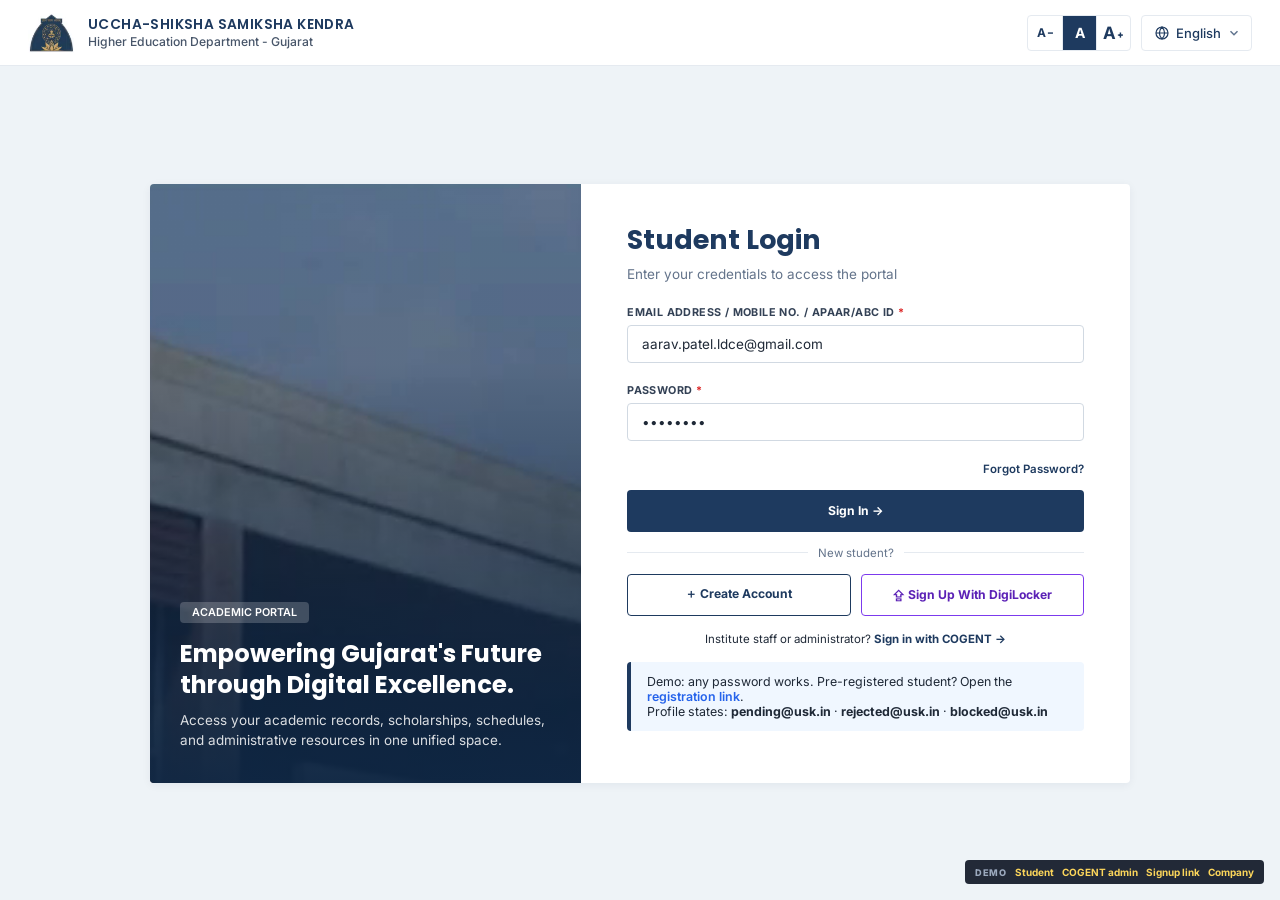
<file: USK_Prototype/USK_Prototype/index.html>
<!doctype html>
<html lang="en">
<head>
  <meta charset="utf-8">
  <meta name="viewport" content="width=device-width, initial-scale=1">
  <title>USK Student Portal – Prototype</title>
  <link rel="icon" href="img/logo.png">
  <link rel="stylesheet" href="styles.css">
</head>
<body>
  <div id="app"></div>
  <div id="modal-root"></div>
  <div class="demo-note"><span class="dn-t">Prototype · dummy data · changes reset on reload</span><button onclick="S.role=null;go('login')">Student</button><button onclick="S.role='all';go('adm','all-home')">COGENT admin</button><button onclick="S.role=null;go('login');ACT.suInvite()" title="Open the registration link a pre-registered student receives">Signup link</button><button onclick="S.role=null;go('co-login')" title="Login used by recruiting companies">Company</button></div>
  <script src="data.js"></script>
  <script src="app.js"></script>
  <script src="student.js"></script>
  <script src="admin.js"></script>
  <script src="actions.js"></script>
  <script src="extra.js"></script>
</body>
</html>
</file>
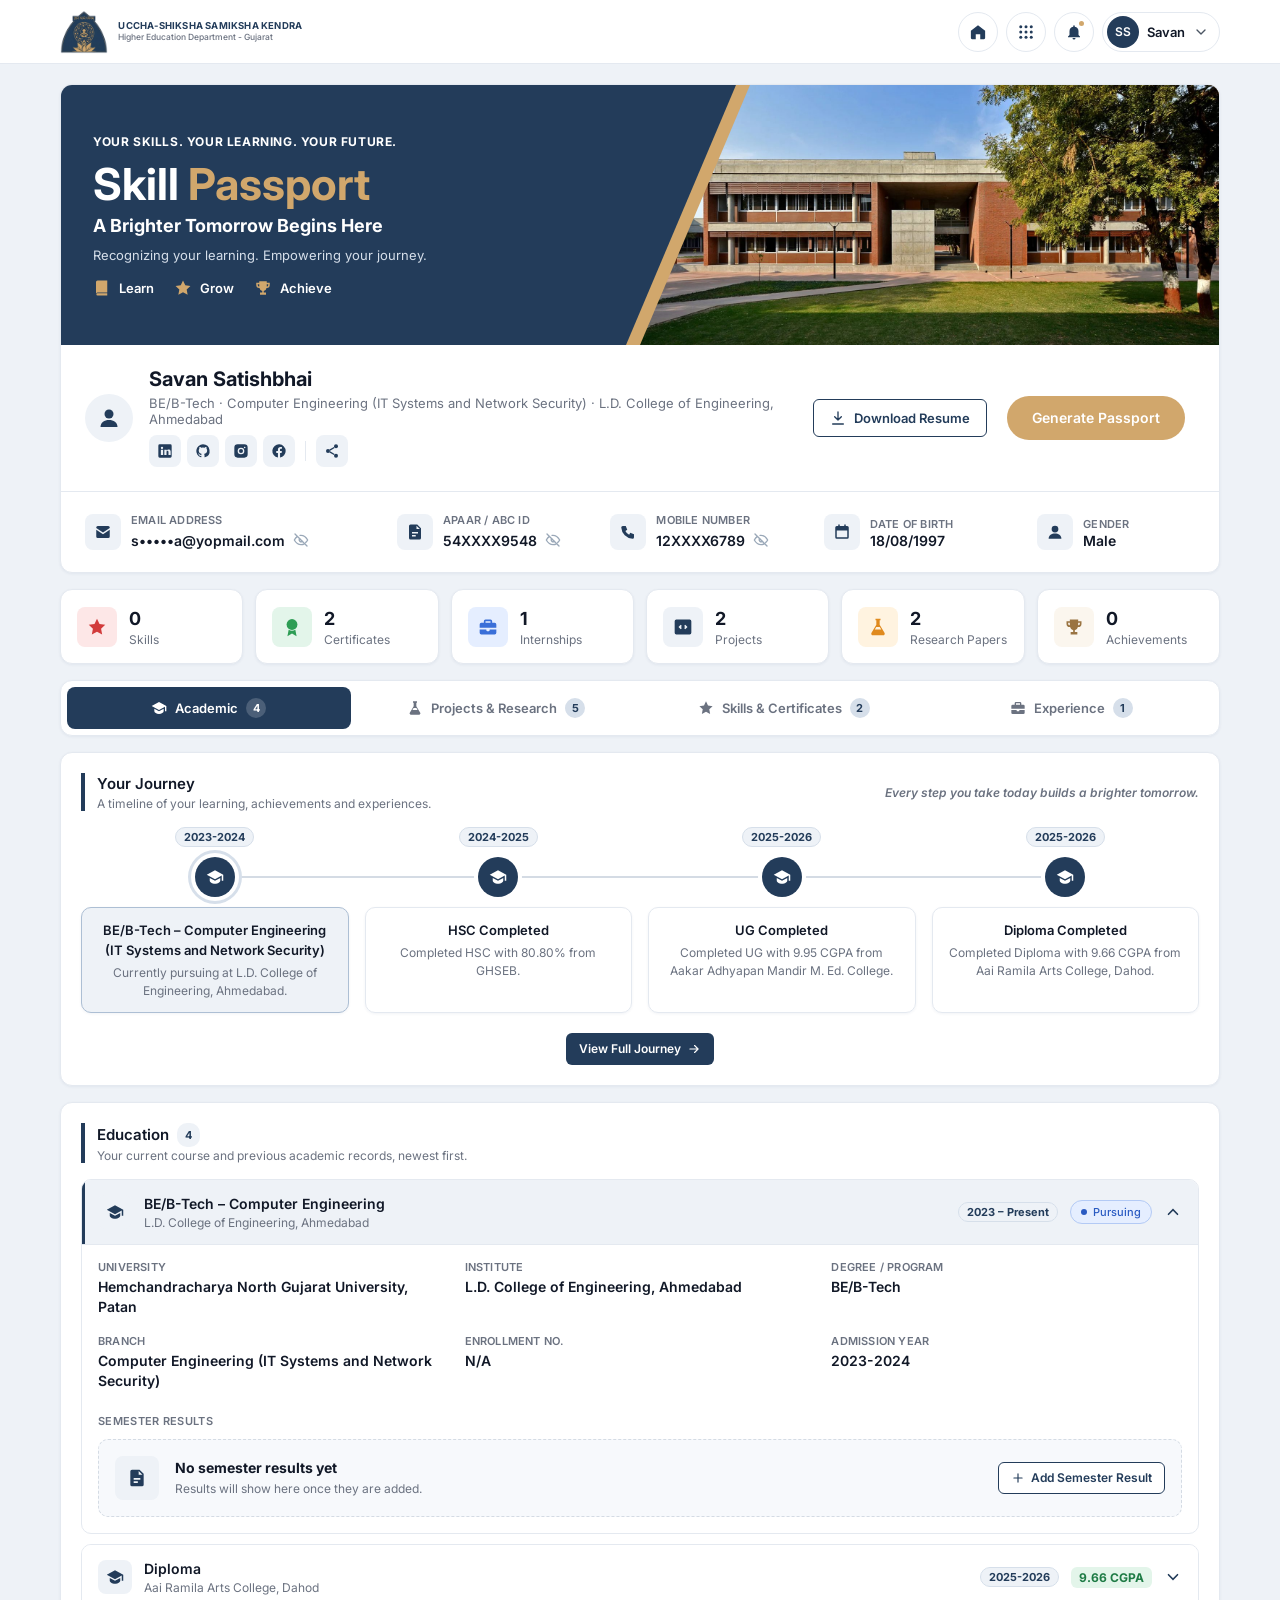
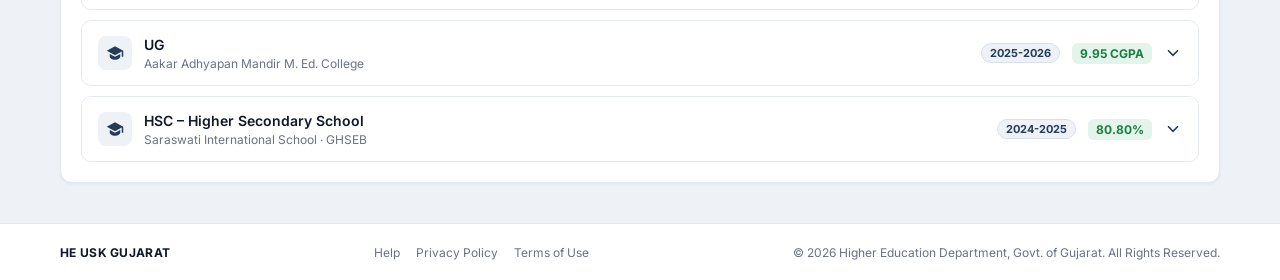
<file: skill-passport-design1.html>
<!DOCTYPE html>
<html lang="en">
<head>
<meta charset="UTF-8">
<meta name="viewport" content="width=device-width, initial-scale=1.0">
<title>Skill Passport – USK</title>
<link href="https://fonts.googleapis.com/css2?family=Inter:wght@400;500;600;700&display=swap" rel="stylesheet">
<link rel="stylesheet" href="css/usk-design-system.css">
<style>
/* =====================================================
   SKILL PASSPORT – page layout (student view)
   Uses only USK Design System tokens and components.
   ===================================================== */
:root{ --sp-max:1200px; --sp-header-h:64px; }
body{font-family:var(--font-family-base);background:var(--color-bg-page);color:var(--color-text-body);font-size:var(--font-size-body);min-height:100vh;display:flex;flex-direction:column}
a{color:var(--color-text-link)}
[hidden]{display:none !important}
.sp-wrap{width:100%;max-width:var(--sp-max);margin:0 auto;padding:0 var(--space-page)}

/* ---------- Header ---------- */
.sp-header{position:sticky;top:0;z-index:50;background:var(--color-bg-header);border-bottom:1px solid var(--color-border-default);height:var(--sp-header-h)}
.sp-header .sp-wrap{height:100%;display:flex;align-items:center;gap:var(--space-16)}
.sp-brand{display:flex;align-items:center;gap:10px;text-decoration:none;min-width:0}
.sp-brand img{height:var(--logo-size-sidebar);width:auto}
.sp-brand b{display:block;font-size:var(--logo-title-size);font-weight:var(--font-weight-bold);color:var(--color-logo-title);letter-spacing:.2px;line-height:1.3;white-space:nowrap}
.sp-brand small{display:block;font-size:var(--logo-subtitle-size);font-weight:var(--font-weight-medium);color:var(--color-logo-subtitle);line-height:1.3}
.sp-head-actions{margin-left:auto;display:flex;align-items:center;gap:var(--space-8)}
.sp-head-btn{width:40px;height:40px;border-radius:50%;border:1px solid var(--color-border-default);background:#fff;color:var(--color-icon-primary);display:grid;place-items:center;position:relative}
.sp-head-btn:hover{background:var(--color-primary-50)}
.sp-head-btn:focus-visible{outline:0;box-shadow:0 0 0 3px var(--color-focus-ring)}
.sp-dot{position:absolute;top:6px;right:7px;width:9px;height:9px;border-radius:50%;background:var(--color-accent-500);border:2px solid #fff}
.sp-user{display:flex;align-items:center;gap:8px;height:40px;padding:0 10px 0 4px;border-radius:20px;border:1px solid var(--color-border-default);background:#fff;color:var(--color-icon-default)}
.sp-user:hover{background:var(--color-primary-50)}
.sp-avatar-sm{width:32px;height:32px;border-radius:50%;background:var(--color-primary-600);color:#fff;display:grid;place-items:center;font-size:12px;font-weight:var(--font-weight-semibold)}
.sp-user-name{font-size:var(--font-size-body);font-weight:var(--font-weight-semibold);color:var(--color-text-heading)}

/* ---------- Main ---------- */
.sp-main{flex:1;padding:var(--space-20) 0 var(--space-40)}
.sp-main .sp-wrap{display:flex;flex-direction:column;gap:var(--space-16)}
.sp-card{background:var(--color-bg-surface);border:1px solid var(--color-border-default);border-radius:12px;box-shadow:0 1px 3px rgba(15,58,102,.06)}

/* Profile */
.sp-profile{overflow:hidden}
/* Banner: navy text on the left, gold diagonal stripe, campus photo on the right */
:root{ --sp-banner-h:260px; --sp-slant:110px; --sp-stripe:14px; }
.sp-banner{position:relative;min-height:var(--sp-banner-h);background:var(--color-primary-600);color:#fff;overflow:hidden;display:flex;align-items:center}
.sp-banner-text{position:relative;z-index:2;width:56%;padding:var(--space-24) var(--space-32)}
.sp-banner-img,.sp-banner-gold{position:absolute;top:0;bottom:0;right:0;width:50%;clip-path:polygon(var(--sp-slant) 0,100% 0,100% 100%,0 100%)}
.sp-banner-img{height:100%;object-fit:cover;object-position:center 60%;z-index:1}
.sp-banner-gold{width:calc(50% + var(--sp-stripe));background:var(--color-accent-500);z-index:0}
.sp-overline{display:block;font-size:var(--font-size-body-sm);line-height:var(--line-height-body-sm);font-weight:var(--font-weight-bold);letter-spacing:.6px;text-transform:uppercase;color:#fff}
.sp-banner h1{font-size:clamp(30px,4vw,44px);line-height:1.15;font-weight:var(--font-weight-bold);margin-top:var(--space-8)}
.sp-banner h1 em{font-style:normal;color:var(--color-accent-500)}
.sp-banner-sub{font-size:var(--font-size-h3);line-height:var(--line-height-h3);font-weight:var(--font-weight-bold);margin-top:var(--space-4)}
.sp-banner p{font-size:var(--font-size-body);color:var(--color-primary-100);margin-top:var(--space-8)}
.sp-pills{display:flex;gap:var(--space-20);margin-top:var(--space-16);font-size:var(--font-size-body);font-weight:var(--font-weight-semibold);color:#fff;flex-wrap:wrap}
.sp-pills span{display:flex;align-items:center;gap:8px}
.sp-pills svg{color:var(--color-accent-500)}
.sp-who{display:flex;align-items:center;gap:var(--space-16);padding:var(--space-20) var(--space-24) 0;flex-wrap:wrap}
.sp-who-icon{width:48px;height:48px;border-radius:50%}
.sp-who-info{flex:1;min-width:220px;padding-bottom:4px}
.sp-who-info h2{font-size:var(--font-size-h2);line-height:var(--line-height-h2);font-weight:var(--font-weight-bold);color:var(--color-text-heading);display:flex;align-items:center;gap:8px;flex-wrap:wrap}
.sp-who-info p{font-size:var(--font-size-body);color:var(--color-text-secondary);margin-top:2px}
.sp-who-actions{display:flex;align-items:center;gap:var(--space-20);flex-wrap:wrap;padding:10px}

/* Generate Passport – the one gold button of this page (page-level exception, Design System tokens only).
   Plain gold pill by default. Hover: two soft rings fade in and out (opacity 0 → 1 → 0) for as long as the mouse stays. */
.sp-btn-passport{position:relative;height:44px;padding:0 var(--space-24);border-radius:999px;background:var(--color-accent-500);color:#fff;font-size:var(--font-size-body-lg);font-weight:var(--font-weight-semibold);
  box-shadow:none;transition:background .2s}
.sp-btn-passport::before{content:"";position:absolute;inset:0;border-radius:inherit;box-shadow:0 0 0 5px var(--color-accent-300),0 0 0 10px var(--color-accent-100);opacity:0;pointer-events:none;transition:opacity .25s}
.sp-btn-passport:hover,.sp-btn-passport:focus-visible{background:var(--color-accent-600);box-shadow:none}
.sp-btn-passport:hover::before,.sp-btn-passport:focus-visible::before{animation:sp-glow 1.2s ease-in-out infinite alternate}
@keyframes sp-glow{from{opacity:0}to{opacity:1}}
@media (prefers-reduced-motion:reduce){.sp-btn-passport:hover::before,.sp-btn-passport:focus-visible::before{animation:none;opacity:1}}
.sp-btn-passport:active{transform:translateY(1px);background:var(--color-accent-700)}
.sp-btn-passport:focus-visible{outline:2px solid var(--color-primary-600);outline-offset:12px}
.sp-social{display:flex;align-items:center;gap:6px;margin-top:var(--space-8)}
.sp-social a,.sp-share{width:32px;height:32px;border:0;border-radius:8px;display:grid;place-items:center;color:var(--color-icon-primary);background:var(--color-icon-bg-primary)}
.sp-social a:hover,.sp-share:hover{background:var(--color-primary-100)}
.sp-social a:focus-visible,.sp-share:focus-visible{outline:0;box-shadow:0 0 0 3px var(--color-focus-ring)}
.sp-social-sep{width:1px;height:20px;background:var(--color-divider);margin:0 4px}
.sp-ids{display:grid;grid-template-columns:minmax(0,1.5fr) repeat(3,minmax(0,1fr)) minmax(0,.8fr);gap:var(--space-16);padding:var(--space-20) var(--space-24);margin-top:var(--space-20);border-top:1px solid var(--color-divider)}
.sp-id{display:flex;align-items:center;gap:10px;min-width:0}
.sp-id .ui-icon-box{width:36px;height:36px}
.sp-id > div{min-width:0}
.sp-id > div > span{display:block;font-size:var(--font-size-label);line-height:var(--line-height-label);font-weight:var(--font-weight-semibold);text-transform:uppercase;letter-spacing:.2px;color:var(--color-text-secondary)}
.sp-id b{display:flex;align-items:center;gap:4px;font-size:var(--font-size-body-lg);font-weight:var(--font-weight-semibold);color:var(--color-text-heading);white-space:nowrap}
.sp-val{min-width:0;overflow:hidden;text-overflow:ellipsis}
.sp-mask{border:0;background:none;width:24px;height:24px;border-radius:4px;display:grid;place-items:center;color:var(--color-icon-muted);flex-shrink:0}
.sp-mask:hover,.sp-mask:focus-visible{color:var(--color-icon-primary);background:var(--color-primary-50);outline:0}

/* Summary */
.sp-stats{display:grid;grid-template-columns:repeat(6,minmax(0,1fr));gap:var(--space-12)}
.sp-stat{display:flex;align-items:center;gap:12px;padding:var(--space-16);text-align:left;font-family:inherit;cursor:pointer;transition:border-color .15s,box-shadow .15s}
.sp-stat:hover{border-color:var(--color-primary-300);box-shadow:0 4px 12px rgba(15,58,102,.08)}
.sp-stat:focus-visible{outline:0;box-shadow:0 0 0 3px var(--color-focus-ring)}
/* Soft gold icon box – Design System icon tokens (--color-icon-bg-accent); darker gold icon for contrast */
.sp-ib-accent{background:var(--color-icon-bg-accent);color:var(--color-accent-700)}
.sp-stat b{display:block;font-size:var(--font-size-h3);line-height:var(--line-height-h3);font-weight:var(--font-weight-bold);color:var(--color-text-heading)}
.sp-stat > span:last-child > span{display:block;font-size:var(--font-size-body-sm);color:var(--color-text-secondary)}

/* Tabs */
.sp-tabs{position:sticky;top:var(--sp-header-h);z-index:20;display:flex;gap:4px;padding:6px;overflow-x:auto;scrollbar-width:none}
.sp-tabs::-webkit-scrollbar{display:none}
.sp-tab{flex:1;min-width:max-content;display:flex;align-items:center;justify-content:center;gap:8px;height:42px;padding:0 var(--space-16);border:0;border-radius:8px;background:none;font-family:inherit;font-size:var(--font-size-body);font-weight:var(--font-weight-semibold);color:var(--color-text-secondary);white-space:nowrap}
.sp-tab:hover{background:var(--color-primary-50);color:var(--color-primary-600)}
.sp-tab:focus-visible{outline:0;box-shadow:0 0 0 3px var(--color-focus-ring)}
.sp-tab[aria-selected="true"]{background:var(--color-primary-600);color:#fff}
.sp-tab i{font-style:normal;font-size:var(--font-size-caption);font-weight:var(--font-weight-bold);min-width:20px;height:20px;padding:0 6px;border-radius:10px;display:grid;place-items:center;background:var(--color-primary-100);color:var(--color-primary-600)}
.sp-tab[aria-selected="true"] i{background:rgba(255,255,255,.18);color:#fff}
.sp-panel{display:flex;flex-direction:column;gap:var(--space-16)}
.sp-panel[hidden]{display:none}

/* Section card */
.sp-sec{padding:var(--space-20)}
.sp-sec-head{display:flex;align-items:flex-start;justify-content:space-between;gap:var(--space-12);margin-bottom:var(--space-16);flex-wrap:wrap}
.sp-sec-head .ui-form-sec-head{margin:0}
.sp-sec-head h3{font-size:var(--font-size-h5);line-height:var(--line-height-h5);font-weight:var(--font-weight-semibold);color:var(--color-text-heading);display:flex;align-items:center;gap:8px}
.sp-sec-head h3 i{font-style:normal;font-size:var(--font-size-caption);font-weight:var(--font-weight-bold);padding:1px 8px;border-radius:10px;background:var(--color-primary-50);color:var(--color-primary-600)}
.sp-sec-head p{font-size:var(--font-size-body-sm);color:var(--color-text-secondary);margin-top:1px}

/* Skills */
.sp-skills{display:flex;flex-wrap:wrap;gap:8px}
.sp-skill{display:inline-flex;align-items:center;gap:6px;height:32px;padding:0 14px;border-radius:16px;background:var(--color-primary-50);border:1px solid var(--color-primary-100);color:var(--color-primary-600);font-size:var(--font-size-body-sm);font-weight:var(--font-weight-semibold)}
.sp-skill.is-sm{height:26px;padding:0 10px;font-size:var(--font-size-caption)}
.sp-skill.is-more{background:var(--color-primary-600);border-color:var(--color-primary-600);color:#fff}

/* Item list (certificates, internships, dissertation, research) */
.sp-list{display:flex;flex-direction:column;gap:var(--space-12)}
.sp-item{display:grid;grid-template-columns:44px minmax(0,1fr) auto;gap:var(--space-16);align-items:start;padding:var(--space-16);border:1px solid var(--color-border-default);border-radius:10px;transition:border-color .15s}
.sp-item:hover{border-color:var(--color-border-strong)}
.sp-item .ui-icon-box{width:44px;height:44px}
.sp-item-main{min-width:0;display:flex;flex-direction:column;gap:6px}
.sp-item-title{display:flex;align-items:center;gap:8px;flex-wrap:wrap}
.sp-item-title h4{font-size:var(--font-size-h6);line-height:var(--line-height-h6);font-weight:var(--font-weight-semibold);color:var(--color-text-heading)}
.sp-item-sub{font-size:var(--font-size-body);color:var(--color-text-secondary)}
.sp-meta{display:flex;flex-wrap:wrap;gap:6px 18px;font-size:var(--font-size-body-sm);color:var(--color-text-secondary)}
.sp-meta span{display:inline-flex;align-items:center;gap:6px}
.sp-meta b{font-weight:var(--font-weight-semibold);color:var(--color-text-body)}
.sp-meta svg{color:var(--color-icon-muted)}
.sp-desc{font-size:var(--font-size-body);line-height:var(--line-height-body);color:var(--color-text-body);display:-webkit-box;-webkit-line-clamp:2;-webkit-box-orient:vertical;overflow:hidden}
.sp-item-actions{display:flex;align-items:center;gap:6px}
.sp-tag{display:inline-flex;align-items:center;height:22px;padding:0 10px;border-radius:11px;font-size:var(--font-size-badge);font-weight:var(--font-weight-semibold);background:var(--color-gray-100);color:var(--color-text-secondary);border:1px solid var(--color-border-default);white-space:nowrap}
.sp-link{display:inline-flex;align-items:center;gap:6px;font-size:var(--font-size-body-sm);font-weight:var(--font-weight-semibold);color:var(--color-primary-600);text-decoration:none}
.sp-link:hover{text-decoration:underline}

/* Project cards */
.sp-grid{display:grid;grid-template-columns:repeat(2,minmax(0,1fr));gap:var(--space-12)}
.sp-proj{display:flex;flex-direction:column;gap:10px;padding:var(--space-16);border:1px solid var(--color-border-default);border-radius:10px}
.sp-proj-top{display:flex;align-items:flex-start;gap:12px}
.sp-proj-top .ui-icon-box{width:40px;height:40px}
.sp-proj-top > div{flex:1;min-width:0}
.sp-proj-foot{display:flex;align-items:center;justify-content:space-between;gap:8px;margin-top:auto;padding-top:10px;border-top:1px solid var(--color-divider);flex-wrap:wrap}

/* Empty state – compact */
.sp-empty{display:flex;align-items:center;gap:var(--space-16);padding:var(--space-16);border:1.5px dashed var(--color-border-strong);border-radius:10px;background:var(--color-gray-50)}
.sp-empty .ui-icon-box{width:44px;height:44px}
.sp-empty div{flex:1;min-width:0}
.sp-empty b{display:block;font-size:var(--font-size-body-lg);color:var(--color-text-heading)}
.sp-empty span{font-size:var(--font-size-body-sm);color:var(--color-text-secondary)}

/* Education */
.sp-kv{display:grid;grid-template-columns:repeat(3,minmax(0,1fr));gap:var(--space-16)}
.sp-kv > div{min-width:0}
.sp-kv span{display:block;font-size:var(--font-size-label);line-height:var(--line-height-label);font-weight:var(--font-weight-semibold);text-transform:uppercase;letter-spacing:.2px;color:var(--color-text-secondary)}
.sp-kv b{display:block;font-size:var(--font-size-body-lg);font-weight:var(--font-weight-semibold);color:var(--color-text-heading);margin-top:2px;overflow-wrap:anywhere}
.sp-edu .ui-acc-head{flex-wrap:wrap}
.sp-year{font-size:var(--font-size-caption);font-weight:var(--font-weight-bold);color:var(--color-primary-600);background:var(--color-primary-50);border:1px solid var(--color-primary-100);border-radius:10px;padding:2px 8px;white-space:nowrap}
.sp-score{font-size:var(--font-size-body-sm);font-weight:var(--font-weight-bold);color:var(--color-success-text);background:var(--color-success-bg);border-radius:6px;padding:3px 8px;white-space:nowrap}
.sp-acc-foot{display:flex;justify-content:flex-end;margin-top:var(--space-16);padding-top:var(--space-12);border-top:1px solid var(--color-divider)}
/* Your Journey – horizontal timeline (vertical on small screens) */
.sp-tagline{font-size:var(--font-size-body-sm);font-weight:var(--font-weight-semibold);color:var(--color-text-secondary);font-style:italic;align-self:center}
.sp-journey{list-style:none;display:grid;grid-template-columns:repeat(4,minmax(0,1fr));gap:var(--space-16);position:relative}
.sp-jstep{display:flex;flex-direction:column;align-items:center;text-align:center;gap:10px;position:relative;min-width:0}
.sp-jstep::before{content:"";position:absolute;top:49px;left:calc(-50% - var(--space-16) / 2);right:50%;height:2px;background:var(--color-border-strong);z-index:0}
.sp-jstep:first-child::before{display:none}
.sp-jdot{width:40px;height:40px;border-radius:50%;background:var(--color-primary-600);color:#fff;display:grid;place-items:center;position:relative;z-index:1;box-shadow:0 0 0 4px #fff}
.sp-jstep.is-current .sp-jdot{box-shadow:0 0 0 4px #fff,0 0 0 7px var(--color-primary-100)}
.sp-jcard{width:100%;flex:1;border:1px solid var(--color-border-default);border-radius:10px;padding:var(--space-12) var(--space-16);display:flex;flex-direction:column;gap:4px;box-shadow:0 1px 3px rgba(15,58,102,.06)}
.sp-jstep.is-current .sp-jcard{border-color:var(--color-primary-200);background:var(--color-primary-50)}
.sp-jcard b{font-size:var(--font-size-body);line-height:var(--line-height-body);font-weight:var(--font-weight-semibold);color:var(--color-text-heading)}
.sp-jcard span{font-size:var(--font-size-body-sm);line-height:var(--line-height-body-sm);color:var(--color-text-secondary)}
.sp-journey-foot{display:flex;justify-content:center;margin-top:var(--space-20)}
@media (max-width:767.98px){
  .sp-journey{grid-template-columns:1fr;gap:0}
  .sp-jstep{display:grid;grid-template-columns:40px minmax(0,1fr);grid-template-areas:"dot year" "dot card";column-gap:var(--space-12);row-gap:6px;text-align:left;align-items:start;padding-bottom:var(--space-16)}
  .sp-jstep:last-child{padding-bottom:0}
  .sp-jstep .sp-year{grid-area:year;justify-self:start}
  .sp-jstep .sp-jdot{grid-area:dot}
  .sp-jstep .sp-jcard{grid-area:card}
  .sp-jstep::before{display:block;top:44px;bottom:0;left:19px;right:auto;width:2px;height:auto}
  .sp-jstep:first-child::before{display:block}
  .sp-jstep:last-child::before{display:none}
  .sp-tagline{display:none}
}
/* Full Journey drawer – vertical timeline */
.sp-tl{list-style:none;display:flex;flex-direction:column;gap:var(--space-16)}
.sp-tl-item{display:grid;grid-template-columns:40px minmax(0,1fr);column-gap:var(--space-16);position:relative}
.sp-tl-item::before{content:"";position:absolute;left:19px;top:44px;bottom:calc(-1 * var(--space-16) + 4px);width:2px;background:var(--color-border-strong)}
.sp-tl-item:last-child::before{display:none}
.sp-tl-item .sp-jdot{margin-top:6px}
.sp-tl-card{border:1px solid var(--color-border-default);border-radius:10px;padding:var(--space-16);display:flex;flex-direction:column;gap:6px;box-shadow:0 1px 3px rgba(15,58,102,.06)}
.sp-tl-item.is-current .sp-tl-card{border-color:var(--color-primary-200);background:var(--color-primary-50)}
.sp-tl-top{display:flex;align-items:flex-start;justify-content:space-between;gap:var(--space-12);flex-wrap:wrap}
.sp-tl-top b{font-size:var(--font-size-h6);line-height:var(--line-height-h6);font-weight:var(--font-weight-semibold);color:var(--color-text-heading);flex:1;min-width:200px}
.sp-tl-card p{font-size:var(--font-size-body);line-height:var(--line-height-body);color:var(--color-text-secondary)}
@media (max-width:575.98px){.sp-tl-item{column-gap:var(--space-12)}.sp-tl-top b{min-width:0;flex-basis:100%}}
.sp-sub-title{font-size:var(--font-size-label);font-weight:var(--font-weight-semibold);text-transform:uppercase;letter-spacing:.3px;color:var(--color-text-secondary);margin:var(--space-20) 0 var(--space-8)}

/* ---------- Modals (Design System .ui-modal) ---------- */
.ui-modal-body{display:flex;flex-direction:column;gap:var(--space-16)}
.sp-added{border:1px solid var(--color-border-default);border-radius:10px;padding:var(--space-16)}
.sp-added .ui-form-sec-head{margin-bottom:var(--space-12)}
.sp-added .ui-form-sec-head p b{color:var(--color-primary-600)}
.sp-added .ui-chips{margin-bottom:0}
.sp-added-empty{font-size:var(--font-size-body-sm);color:var(--color-text-secondary)}
.sp-combo > svg:first-child{position:absolute;left:12px;top:calc(var(--input-height) / 2 - 8px);width:16px;height:16px;color:var(--color-icon-muted);pointer-events:none}
.sp-combo:focus-within > svg:first-child{color:var(--color-icon-primary)}
.sp-combo .ui-input{padding-left:36px}
.sp-combo.is-open > svg:first-child{transform:none}
/* The list floats above the modal (position:fixed), so it is never cut off and the modal never gets a scrollbar */
.sp-combo .ui-select-menu{position:fixed;z-index:95;right:auto;margin:0}
.sp-combo .ui-select-list{max-height:var(--sp-menu-h,240px)}
.sp-info{display:flex;align-items:center;gap:10px;padding:12px 14px;border-radius:8px;background:var(--color-info-bg);border:1px solid var(--color-info-border);color:var(--color-info-text);font-size:var(--font-size-body);font-weight:var(--font-weight-medium)}
.sp-info svg{color:var(--color-info)}
.toast{position:fixed;bottom:24px;left:50%;transform:translate(-50%,20px);background:var(--color-primary-600);color:#fff;padding:10px 18px;border-radius:6px;font-size:var(--font-size-body);opacity:0;transition:.25s;z-index:90;pointer-events:none}
.toast.show{opacity:1;transform:translate(-50%,0)}

/* ---------- Footer ---------- */
.sp-footer{background:var(--color-bg-header);border-top:1px solid var(--color-border-default)}
.sp-footer .sp-wrap{min-height:56px;display:flex;align-items:center;justify-content:space-between;gap:var(--space-12);flex-wrap:wrap;padding-top:var(--space-12);padding-bottom:var(--space-12)}
.sp-footer b{font-size:var(--font-size-body-sm);font-weight:var(--font-weight-bold);color:var(--color-text-heading);letter-spacing:.3px}
.sp-footer span{font-size:var(--font-size-body-sm);color:var(--color-text-secondary)}
.sp-footer nav{display:flex;gap:var(--space-16)}
.sp-footer nav a{font-size:var(--font-size-body-sm);color:var(--color-text-secondary);text-decoration:none}
.sp-footer nav a:hover{color:var(--color-text-link-hover);text-decoration:underline}

/* ---------- Responsive ---------- */
@media (max-width:1199.98px){.sp-stats{grid-template-columns:repeat(3,minmax(0,1fr))}.sp-ids{grid-template-columns:repeat(3,minmax(0,1fr))}}
@media (max-width:991.98px){.sp-grid{grid-template-columns:1fr}.sp-kv{grid-template-columns:repeat(2,minmax(0,1fr))}}
@media (max-width:767.98px){
  .sp-banner{flex-direction:column;align-items:stretch}
  .sp-banner-text{width:100%;padding:var(--space-20)}
  .sp-banner-img{position:static;width:100%;height:180px;clip-path:none;border-top:var(--space-4) solid var(--color-accent-500)}
  .sp-banner-gold{display:none}
  .sp-who{align-items:flex-start;gap:var(--space-12)}
  .sp-who-info{min-width:0;flex-basis:calc(100% - 64px)}
  .sp-who-actions{width:100%}
  .sp-who-actions .ui-btn{flex:1}
  .sp-ids{grid-template-columns:repeat(2,minmax(0,1fr))}
  .sp-item{grid-template-columns:40px minmax(0,1fr);gap:var(--space-12)}
  .sp-item .ui-icon-box{width:40px;height:40px}
  .sp-item-actions{grid-column:1/-1;justify-content:flex-end;border-top:1px solid var(--color-divider);padding-top:10px}
  .sp-tab{flex:0 0 auto}
}
@media (max-width:575.98px){
  :root{--space-page:var(--space-page-mobile)}
  .sp-brand small,.sp-user-name{display:none}
  .sp-brand b{font-size:8.5px;white-space:normal;max-width:150px}
  .sp-head-btn.is-optional{display:none}
  .sp-banner-text{padding:var(--space-16)}
  .sp-banner-sub{font-size:var(--font-size-h4);line-height:var(--line-height-h4)}
  .sp-banner-img{height:150px}
  .sp-pills{gap:var(--space-16)}
  .sp-who{padding:var(--space-16) var(--space-16) 0}
  .sp-ids{grid-template-columns:1fr;padding:var(--space-16)}
  .sp-stats{grid-template-columns:repeat(2,minmax(0,1fr))}
  .sp-sec{padding:var(--space-16)}
  .sp-kv{grid-template-columns:1fr}
  .sp-empty{flex-wrap:wrap}
  .sp-empty .ui-btn{width:100%}
  .sp-footer .sp-wrap{flex-direction:column;align-items:flex-start}
}
</style>
</head>
<body>

<!-- ============ HEADER ============ -->
<header class="sp-header">
  <div class="sp-wrap">
    <a class="sp-brand" href="index.html" aria-label="USK home">
      <img src="LOGO-USK-sm.png" alt="Uccha-Shiksha Samiksha Kendra logo">
      <span><b>UCCHA-SHIKSHA SAMIKSHA KENDRA</b><small>Higher Education Department - Gujarat</small></span>
    </a>
    <div class="sp-head-actions">
      <a class="sp-head-btn is-optional" href="index.html" title="Home" aria-label="Home"><span data-icon="home:f:18"></span></a>
      <button class="sp-head-btn is-optional" type="button" title="All services" aria-label="All services"><svg class="ui-icon ui-icon-18" viewBox="0 0 24 24" fill="currentColor" aria-hidden="true"><circle cx="5" cy="5" r="2"/><circle cx="12" cy="5" r="2"/><circle cx="19" cy="5" r="2"/><circle cx="5" cy="12" r="2"/><circle cx="12" cy="12" r="2"/><circle cx="19" cy="12" r="2"/><circle cx="5" cy="19" r="2"/><circle cx="12" cy="19" r="2"/><circle cx="19" cy="19" r="2"/></svg></button>
      <button class="sp-head-btn" type="button" title="Notifications" aria-label="Notifications, 3 new"><span data-icon="bell:f:18"></span><span class="sp-dot"></span></button>
      <button class="sp-user" type="button" aria-label="Profile menu"><span class="sp-avatar-sm">SS</span><span class="sp-user-name">Savan</span><span data-icon="chevron-down:l:16"></span></button>
    </div>
  </div>
</header>

<!-- ============ MAIN ============ -->
<main class="sp-main">
  <div class="sp-wrap">

    <!-- 1. Profile (hero + Generate Passport + Student Details in one card) -->
    <section class="sp-card sp-profile" aria-labelledby="spName">
      <div class="sp-banner">
        <div class="sp-banner-text">
          <span class="sp-overline">Your skills. Your learning. Your future.</span>
          <h1>Skill <em>Passport</em></h1>
          <h2 class="sp-banner-sub">A Brighter Tomorrow Begins Here</h2>
          <p>Recognizing your learning. Empowering your journey.</p>
          <div class="sp-pills"><span><span data-icon="book:f:18"></span>Learn</span><span><span data-icon="star:f:18"></span>Grow</span><span><span data-icon="trophy:f:18"></span>Achieve</span></div>
        </div>
        <span class="sp-banner-gold" aria-hidden="true"></span>
        <img class="sp-banner-img" src="img/USK-SKILL-PASSPORT-web.jpg" alt="" loading="eager">
      </div>
      <div class="sp-who">
        <span class="ui-icon-box is-primary sp-who-icon" aria-hidden="true"><span data-icon="user:f:24"></span></span>
        <div class="sp-who-info">
          <h2 id="spName">Savan Satishbhai</h2>
          <p>BE/B-Tech · Computer Engineering (IT Systems and Network Security) · L.D. College of Engineering, Ahmedabad</p>
          <div class="sp-social" aria-label="Social media">
            <a href="#" title="LinkedIn" aria-label="LinkedIn"><span data-icon="linkedin:f:16"></span></a>
            <a href="#" title="GitHub" aria-label="GitHub"><span data-icon="github:f:16"></span></a>
            <a href="#" title="Instagram" aria-label="Instagram"><span data-icon="instagram:f:16"></span></a>
            <a href="#" title="Facebook" aria-label="Facebook"><span data-icon="facebook:f:16"></span></a>
            <span class="sp-social-sep" aria-hidden="true"></span>
            <button class="sp-share" type="button" title="Share profile" aria-label="Share profile"><span data-icon="share:f:16"></span></button>
          </div>
        </div>
        <div class="sp-who-actions">
          <button class="ui-btn ui-btn-outline" type="button"><span data-icon="download:l:16"></span>Download Resume</button>
          <button class="ui-btn sp-btn-passport" type="button">Generate Passport</button>
        </div>
      </div>
      <div class="sp-ids">
        <div class="sp-id"><span class="ui-icon-box is-primary"><span data-icon="mail:f:18"></span></span><div><span>Email Address</span><b><span class="sp-val" data-full="savan.s@yopmail.com">s•••••a@yopmail.com</span><button class="sp-mask" type="button" title="Show" aria-label="Show email address"><span data-icon="eye-off:o:16"></span></button></b></div></div>
        <div class="sp-id"><span class="ui-icon-box is-primary"><span data-icon="document:f:18"></span></span><div><span>APAAR / ABC ID</span><b><span class="sp-val" data-full="540012349548">54XXXX9548</span><button class="sp-mask" type="button" title="Show" aria-label="Show APAAR ID"><span data-icon="eye-off:o:16"></span></button></b></div></div>
        <div class="sp-id"><span class="ui-icon-box is-primary"><span data-icon="phone:f:18"></span></span><div><span>Mobile Number</span><b><span class="sp-val" data-full="1234506789">12XXXX6789</span><button class="sp-mask" type="button" title="Show" aria-label="Show mobile number"><span data-icon="eye-off:o:16"></span></button></b></div></div>
        <div class="sp-id"><span class="ui-icon-box is-primary"><span data-icon="calendar:f:18"></span></span><div><span>Date of Birth</span><b>18/08/1997</b></div></div>
        <div class="sp-id"><span class="ui-icon-box is-primary"><span data-icon="user:f:18"></span></span><div><span>Gender</span><b>Male</b></div></div>
      </div>
    </section>

    <!-- 2. Summary -->
    <div class="sp-stats" aria-label="Summary">
      <button class="sp-card sp-stat" type="button" data-go="skills" data-to="secSkills"><span class="ui-icon-box is-error"><span data-icon="star:f:20"></span></span><span><b data-count="skills">0</b><span>Skills</span></span></button>
      <button class="sp-card sp-stat" type="button" data-go="skills" data-to="secCerts"><span class="ui-icon-box is-success"><span data-icon="award:f:20"></span></span><span><b>2</b><span>Certificates</span></span></button>
      <button class="sp-card sp-stat" type="button" data-go="experience" data-to="secIntern"><span class="ui-icon-box is-info"><span data-icon="briefcase:f:20"></span></span><span><b>1</b><span>Internships</span></span></button>
      <button class="sp-card sp-stat" type="button" data-go="academic" data-to="secProjects"><span class="ui-icon-box is-primary"><span data-icon="code:f:20"></span></span><span><b>2</b><span>Projects</span></span></button>
      <button class="sp-card sp-stat" type="button" data-go="academic" data-to="secResearch"><span class="ui-icon-box is-warning"><span data-icon="research:f:20"></span></span><span><b>2</b><span>Research Papers</span></span></button>
      <button class="sp-card sp-stat" type="button" data-go="experience" data-to="secAchieve"><span class="ui-icon-box sp-ib-accent"><span data-icon="trophy:f:20"></span></span><span><b>0</b><span>Achievements</span></span></button>
    </div>

    <!-- 3. Tabs -->
    <div class="sp-card sp-tabs" role="tablist" aria-label="Skill Passport sections">
      <!-- Tab order (user, 16/11/2026): 1 Academic (Your Journey + Education) · 2 Projects & Research · 3 Skills & Certificates · 4 Experience.
           The ids stay the old ones (tab-education = Academic, tab-academic = Projects & Research) so the summary tiles keep working. -->
      <button class="sp-tab" role="tab" id="tab-education" aria-controls="panel-education" aria-selected="true"><span data-icon="graduation:f:16"></span>Academic <i>4</i></button>
      <button class="sp-tab" role="tab" id="tab-academic" aria-controls="panel-academic" aria-selected="false" tabindex="-1"><span data-icon="research:f:16"></span>Projects &amp; Research <i>5</i></button>
      <button class="sp-tab" role="tab" id="tab-skills" aria-controls="panel-skills" aria-selected="false" tabindex="-1"><span data-icon="star:f:16"></span>Skills &amp; Certificates <i data-count="skills-tab">2</i></button>
      <button class="sp-tab" role="tab" id="tab-experience" aria-controls="panel-experience" aria-selected="false" tabindex="-1"><span data-icon="briefcase:f:16"></span>Experience <i>1</i></button>
    </div>

    <!-- ===== TAB: Skills & Certificates ===== -->
    <div class="sp-panel" role="tabpanel" id="panel-skills" aria-labelledby="tab-skills" hidden>

      <section class="sp-card sp-sec" id="secSkills">
        <div class="sp-sec-head">
          <div class="ui-form-sec-head"><h3>Job Oriented Skills <i data-count="skills">0</i></h3><p>Skills that prepare you for career opportunities.</p></div>
          <!-- Shown only when at least one skill is added -->
          <button class="ui-btn ui-btn-outline ui-btn-sm" type="button" id="skEditBtn" data-modal-open="mdSkills" hidden><span data-icon="edit:f:14"></span>Edit Skills</button>
        </div>
        <div class="sp-skills" id="skList"></div>
        <!-- Shown when no skill is added -->
        <div class="sp-empty" id="skEmpty">
          <span class="ui-icon-box is-primary"><span data-icon="star:f:22"></span></span>
          <div><b>No skills added yet</b><span>Add the job oriented skills you have, so recruiters can find you.</span></div>
          <button class="ui-btn ui-btn-primary ui-btn-sm" type="button" data-modal-open="mdSkills"><span data-icon="plus:l:14"></span>Add Skill</button>
        </div>
      </section>

      <section class="sp-card sp-sec" id="secCerts">
        <div class="sp-sec-head">
          <div class="ui-form-sec-head"><h3>Certifications &amp; Achievements <i>2</i></h3><p>Recognised learning. Real progress.</p></div>
          <button class="ui-btn ui-btn-primary ui-btn-sm" type="button"><span data-icon="plus:l:14"></span>Add Certificate</button>
        </div>
        <div class="sp-list">
          <article class="sp-item">
            <span class="ui-icon-box is-success"><span data-icon="award:f:22"></span></span>
            <div class="sp-item-main">
              <div class="sp-item-title"><h4>College Cricket Championship – Best Batsman</h4><span class="sp-tag">Cricket</span></div>
              <div class="sp-meta"><span>Issued by <b>Cricket</b></span><span>Issued on <b>18/02/2026</b></span><span>ID <b>123213123G</b></span><span>Level <b>College</b></span></div>
            </div>
            <div class="sp-item-actions"><button class="ui-btn ui-btn-ghost ui-btn-sm" type="button"><span data-icon="view:f:14"></span>View</button><button class="ui-act ui-act-more" type="button" data-menu title="More actions" aria-label="More actions"><span data-icon="more:f:18"></span></button></div>
          </article>
          <article class="sp-item">
            <span class="ui-icon-box is-success"><span data-icon="award:f:22"></span></span>
            <div class="sp-item-main">
              <div class="sp-item-title"><h4>Certificate of Demonstration for Excellence in Classroom Management and Teaching Techniques</h4><span class="sp-tag">Painting</span></div>
              <div class="sp-meta"><span>Issued by <b>Michigan State University College of Human Medicine</b></span><span>Issued on <b>01/09/2026</b></span><span>ID <b>46820485834</b></span><span>Level <b>State</b></span></div>
            </div>
            <div class="sp-item-actions"><button class="ui-btn ui-btn-ghost ui-btn-sm" type="button"><span data-icon="view:f:14"></span>View</button><button class="ui-act ui-act-more" type="button" data-menu title="More actions" aria-label="More actions"><span data-icon="more:f:18"></span></button></div>
          </article>
        </div>
      </section>
    </div>

    <!-- ===== TAB: Experience ===== -->
    <div class="sp-panel" role="tabpanel" id="panel-experience" aria-labelledby="tab-experience" hidden>

      <section class="sp-card sp-sec" id="secIntern">
        <div class="sp-sec-head">
          <div class="ui-form-sec-head"><h3>Internship <i>1</i></h3><p>Your practical experience and industry exposure.</p></div>
          <button class="ui-btn ui-btn-primary ui-btn-sm" type="button"><span data-icon="plus:l:14"></span>Add Internship</button>
        </div>
        <div class="sp-list">
          <article class="sp-item">
            <span class="ui-icon-box is-info"><span data-icon="briefcase:f:22"></span></span>
            <div class="sp-item-main">
              <div class="sp-item-title"><h4>Amar Infotech</h4><span class="sp-tag">3 Months</span></div>
              <div class="sp-item-sub">Architectural Assistantship</div>
              <div class="sp-meta"><span><span data-icon="calendar:f:14"></span><b>29/09/2026 – 02/01/2027</b></span></div>
              <div class="sp-skills"><span class="sp-skill is-sm">Hibernate</span><span class="sp-skill is-sm">Java</span><span class="sp-skill is-sm">JavaScript</span><span class="sp-skill is-sm is-more">+5 more</span></div>
            </div>
            <div class="sp-item-actions"><button class="ui-act ui-act-more" type="button" data-menu title="More actions" aria-label="More actions"><span data-icon="more:f:18"></span></button></div>
          </article>
        </div>
      </section>

      <section class="sp-card sp-sec" id="secAchieve">
        <div class="sp-sec-head">
          <div class="ui-form-sec-head"><h3>Special Achievements <i>0</i></h3><p>Awards and recognitions you have earned.</p></div>
        </div>
        <div class="sp-empty">
          <span class="ui-icon-box is-primary"><span data-icon="trophy:f:22"></span></span>
          <div><b>No special achievements yet</b><span>Add awards, ranks or recognitions to make your passport stronger.</span></div>
          <button class="ui-btn ui-btn-primary ui-btn-sm" type="button"><span data-icon="plus:l:14"></span>Add Special Achievement</button>
        </div>
      </section>
    </div>

    <!-- ===== TAB 2: Projects & Research (dissertation, research papers, college projects) ===== -->
    <div class="sp-panel" role="tabpanel" id="panel-academic" aria-labelledby="tab-academic" hidden>

      <section class="sp-card sp-sec" id="secDissertation">
        <div class="sp-sec-head">
          <div class="ui-form-sec-head"><h3>College Dissertation Details <i>1</i></h3><p>Your final-year dissertation or thesis.</p></div>
          <button class="ui-btn ui-btn-primary ui-btn-sm" type="button"><span data-icon="plus:l:14"></span>Add Dissertation</button>
        </div>
        <div class="sp-list">
          <article class="sp-item">
            <span class="ui-icon-box is-primary"><span data-icon="book:f:22"></span></span>
            <div class="sp-item-main">
              <div class="sp-item-title"><h4>Intrusion Detection in IoT Networks using Machine Learning</h4><span class="ui-badge ui-badge-approved">Approved</span></div>
              <div class="sp-meta"><span>Guide <b>Dr. Mehul Patel</b></span><span>Department <b>Computer Engineering</b></span><span>Submitted <b>15/04/2026</b></span><span>Grade <b>A+</b></span></div>
              <p class="sp-desc">A lightweight machine-learning model that detects unusual traffic in IoT networks in real time, tested on the CIC-IoT dataset with 96% accuracy and low memory use on edge devices.</p>
            </div>
            <div class="sp-item-actions"><button class="ui-btn ui-btn-ghost ui-btn-sm" type="button"><span data-icon="view:f:14"></span>View</button><button class="ui-act ui-act-more" type="button" data-menu title="More actions" aria-label="More actions"><span data-icon="more:f:18"></span></button></div>
          </article>
        </div>
      </section>

      <section class="sp-card sp-sec" id="secResearch">
        <div class="sp-sec-head">
          <div class="ui-form-sec-head"><h3>Research Details <i>2</i></h3><p>Research papers, journals and conference publications.</p></div>
          <button class="ui-btn ui-btn-primary ui-btn-sm" type="button"><span data-icon="plus:l:14"></span>Add Research</button>
        </div>
        <div class="sp-list">
          <article class="sp-item">
            <span class="ui-icon-box is-warning"><span data-icon="research:f:22"></span></span>
            <div class="sp-item-main">
              <div class="sp-item-title"><h4>A Lightweight Deep Learning Approach for IoT Intrusion Detection</h4><span class="ui-badge ui-badge-approved">Published</span></div>
              <div class="sp-item-sub">International Journal of Computer Applications · Journal</div>
              <div class="sp-meta"><span>Published <b>12/05/2026</b></span><span>Role <b>First Author</b></span><span>Co-authors <b>Dr. Mehul Patel, Riya Shah</b></span></div>
              <a class="sp-link" href="#"><span data-icon="link:l:14"></span>DOI: 10.5120/ijca2026-0123</a>
            </div>
            <div class="sp-item-actions"><button class="ui-act ui-act-more" type="button" data-menu title="More actions" aria-label="More actions"><span data-icon="more:f:18"></span></button></div>
          </article>
          <article class="sp-item">
            <span class="ui-icon-box is-warning"><span data-icon="research:f:22"></span></span>
            <div class="sp-item-main">
              <div class="sp-item-title"><h4>Comparative Study of Container Security Tools</h4><span class="ui-badge ui-badge-review">Under Review</span></div>
              <div class="sp-item-sub">National Conference on Emerging Technologies (NCET) · Conference</div>
              <div class="sp-meta"><span>Submitted <b>20/08/2026</b></span><span>Role <b>Co-author</b></span></div>
            </div>
            <div class="sp-item-actions"><button class="ui-act ui-act-more" type="button" data-menu title="More actions" aria-label="More actions"><span data-icon="more:f:18"></span></button></div>
          </article>
        </div>
      </section>

      <section class="sp-card sp-sec" id="secProjects">
        <div class="sp-sec-head">
          <div class="ui-form-sec-head"><h3>College Project Details <i>2</i></h3><p>Projects you built during your course.</p></div>
          <button class="ui-btn ui-btn-primary ui-btn-sm" type="button"><span data-icon="plus:l:14"></span>Add Project</button>
        </div>
        <div class="sp-grid">
          <article class="sp-proj">
            <div class="sp-proj-top">
              <span class="ui-icon-box is-primary"><span data-icon="code:f:20"></span></span>
              <div><div class="sp-item-title"><h4>Smart Campus Attendance System</h4></div><div class="sp-meta" style="margin-top:4px"><span class="sp-tag">Major Project</span><span>Semester <b>7</b></span><span>Team <b>4</b> · Team Lead</span></div></div>
              <button class="ui-act ui-act-more" type="button" data-menu title="More actions" aria-label="More actions"><span data-icon="more:f:18"></span></button>
            </div>
            <p class="sp-desc">Face-recognition attendance for classrooms with a teacher dashboard and monthly reports for the institute.</p>
            <div class="sp-skills"><span class="sp-skill is-sm">Java</span><span class="sp-skill is-sm">Spring Boot</span><span class="sp-skill is-sm">MySQL</span><span class="sp-skill is-sm">OpenCV</span></div>
            <div class="sp-proj-foot"><span class="sp-meta"><span><span data-icon="calendar:f:14"></span>07/2026 – 11/2026</span></span><a class="sp-link" href="#"><span data-icon="github:f:14"></span>View on GitHub</a></div>
          </article>
          <article class="sp-proj">
            <div class="sp-proj-top">
              <span class="ui-icon-box is-primary"><span data-icon="code:f:20"></span></span>
              <div><div class="sp-item-title"><h4>Library Management Portal</h4></div><div class="sp-meta" style="margin-top:4px"><span class="sp-tag">Mini Project</span><span>Semester <b>5</b></span><span>Team <b>3</b> · Developer</span></div></div>
              <button class="ui-act ui-act-more" type="button" data-menu title="More actions" aria-label="More actions"><span data-icon="more:f:18"></span></button>
            </div>
            <p class="sp-desc">Book issue, return and fine tracking for the college library, with email reminders for due dates.</p>
            <div class="sp-skills"><span class="sp-skill is-sm">Hibernate</span><span class="sp-skill is-sm">SQL</span><span class="sp-skill is-sm">JavaScript</span></div>
            <div class="sp-proj-foot"><span class="sp-meta"><span><span data-icon="calendar:f:14"></span>01/2026 – 04/2026</span></span><a class="sp-link" href="#"><span data-icon="external:l:14"></span>Live Demo</a></div>
          </article>
        </div>
      </section>
    </div>

    <!-- ===== TAB 1: Academic (Your Journey + Current + Previous records in one place; first tab, open by default) ===== -->
    <div class="sp-panel" role="tabpanel" id="panel-education" aria-labelledby="tab-education">

      <!-- Your Journey – timeline, same as the live Skill Passport -->
      <section class="sp-card sp-sec" id="secJourney">
        <div class="sp-sec-head">
          <div class="ui-form-sec-head"><h3>Your Journey</h3><p>A timeline of your learning, achievements and experiences.</p></div>
          <span class="sp-tagline">Every step you take today builds a brighter tomorrow.</span>
        </div>
        <ol class="sp-journey" aria-label="Your journey">
          <li class="sp-jstep is-current">
            <span class="sp-year">2023-2024</span>
            <span class="sp-jdot"><span data-icon="graduation:f:18"></span></span>
            <div class="sp-jcard"><b>BE/B-Tech – Computer Engineering (IT Systems and Network Security)</b><span>Currently pursuing at L.D. College of Engineering, Ahmedabad.</span></div>
          </li>
          <li class="sp-jstep">
            <span class="sp-year">2024-2025</span>
            <span class="sp-jdot"><span data-icon="graduation:f:18"></span></span>
            <div class="sp-jcard"><b>HSC Completed</b><span>Completed HSC with 80.80% from GHSEB.</span></div>
          </li>
          <li class="sp-jstep">
            <span class="sp-year">2025-2026</span>
            <span class="sp-jdot"><span data-icon="graduation:f:18"></span></span>
            <div class="sp-jcard"><b>UG Completed</b><span>Completed UG with 9.95 CGPA from Aakar Adhyapan Mandir M. Ed. College.</span></div>
          </li>
          <li class="sp-jstep">
            <span class="sp-year">2025-2026</span>
            <span class="sp-jdot"><span data-icon="graduation:f:18"></span></span>
            <div class="sp-jcard"><b>Diploma Completed</b><span>Completed Diploma with 9.66 CGPA from Aai Ramila Arts College, Dahod.</span></div>
          </li>
        </ol>
        <div class="sp-journey-foot"><button class="ui-btn ui-btn-primary ui-btn-sm" type="button" data-drawer-open="drJourney">View Full Journey<span data-icon="arrow-right:l:14"></span></button></div>
      </section>

      <section class="sp-card sp-sec" id="secEducation">
        <div class="sp-sec-head">
          <div class="ui-form-sec-head"><h3>Education <i>4</i></h3><p>Your current course and previous academic records, newest first.</p></div>
        </div>

        <div class="ui-acc is-separated sp-edu">
          <div class="ui-acc-item is-open">
            <button class="ui-acc-head" type="button" aria-expanded="true">
              <span class="ui-icon-box is-primary"><span data-icon="graduation:f:18"></span></span>
              <span class="ui-acc-title"><b>BE/B-Tech – Computer Engineering</b><small>L.D. College of Engineering, Ahmedabad</small></span>
              <span class="sp-year">2023 – Present</span><span class="ui-badge ui-badge-review">Pursuing</span>
              <svg class="ui-acc-chev" viewBox="0 0 24 24" fill="none" stroke="currentColor" stroke-width="2.2" stroke-linecap="round"><path d="M6 9l6 6 6-6"/></svg>
            </button>
            <div class="ui-acc-panel"><div><div class="ui-acc-content">
              <div class="sp-kv">
                <div><span>University</span><b>Hemchandracharya North Gujarat University, Patan</b></div>
                <div><span>Institute</span><b>L.D. College of Engineering, Ahmedabad</b></div>
                <div><span>Degree / Program</span><b>BE/B-Tech</b></div>
                <div><span>Branch</span><b>Computer Engineering (IT Systems and Network Security)</b></div>
                <div><span>Enrollment No.</span><b>N/A</b></div>
                <div><span>Admission Year</span><b>2023-2024</b></div>
              </div>
              <div class="sp-sub-title">Semester Results</div>
              <div class="sp-empty">
                <span class="ui-icon-box is-primary"><span data-icon="document:f:22"></span></span>
                <div><b>No semester results yet</b><span>Results will show here once they are added.</span></div>
                <button class="ui-btn ui-btn-outline ui-btn-sm" type="button"><span data-icon="plus:l:14"></span>Add Semester Result</button>
              </div>
            </div></div></div>
          </div>

          <div class="ui-acc-item">
            <button class="ui-acc-head" type="button" aria-expanded="false">
              <span class="ui-icon-box is-primary"><span data-icon="graduation:f:18"></span></span>
              <span class="ui-acc-title"><b>Diploma</b><small>Aai Ramila Arts College, Dahod</small></span>
              <span class="sp-year">2025-2026</span><span class="sp-score">9.66 CGPA</span>
              <svg class="ui-acc-chev" viewBox="0 0 24 24" fill="none" stroke="currentColor" stroke-width="2.2" stroke-linecap="round"><path d="M6 9l6 6 6-6"/></svg>
            </button>
            <div class="ui-acc-panel"><div><div class="ui-acc-content">
              <div class="sp-kv">
                <div><span>University</span><b>Gujarat Ayurved University, Jamnagar</b></div>
                <div><span>Institute</span><b>Aai Ramila Arts College, Dahod</b></div>
                <div><span>Enrollment No.</span><b>105662</b></div>
                <div><span>CGPA</span><b>9.66</b></div>
                <div><span>Passing Year</span><b>2025-2026</b></div>
              </div>
              <div class="sp-acc-foot"><button class="ui-btn ui-btn-outline ui-btn-sm" type="button"><span data-icon="edit:f:14"></span>Edit</button></div>
            </div></div></div>
          </div>

          <div class="ui-acc-item">
            <button class="ui-acc-head" type="button" aria-expanded="false">
              <span class="ui-icon-box is-primary"><span data-icon="graduation:f:18"></span></span>
              <span class="ui-acc-title"><b>UG</b><small>Aakar Adhyapan Mandir M. Ed. College</small></span>
              <span class="sp-year">2025-2026</span><span class="sp-score">9.95 CGPA</span>
              <svg class="ui-acc-chev" viewBox="0 0 24 24" fill="none" stroke="currentColor" stroke-width="2.2" stroke-linecap="round"><path d="M6 9l6 6 6-6"/></svg>
            </button>
            <div class="ui-acc-panel"><div><div class="ui-acc-content">
              <div class="sp-kv">
                <div><span>University</span><b>Adani University, Ahmedabad</b></div>
                <div><span>Institute</span><b>Aakar Adhyapan Mandir M. Ed. College</b></div>
                <div><span>Enrollment No.</span><b>3424324</b></div>
                <div><span>CGPA</span><b>9.95</b></div>
                <div><span>Passing Year</span><b>2025-2026</b></div>
              </div>
              <div class="sp-acc-foot"><button class="ui-btn ui-btn-outline ui-btn-sm" type="button"><span data-icon="edit:f:14"></span>Edit</button></div>
            </div></div></div>
          </div>

          <div class="ui-acc-item">
            <button class="ui-acc-head" type="button" aria-expanded="false">
              <span class="ui-icon-box is-primary"><span data-icon="graduation:f:18"></span></span>
              <span class="ui-acc-title"><b>HSC – Higher Secondary School</b><small>Saraswati International School · GHSEB</small></span>
              <span class="sp-year">2024-2025</span><span class="sp-score">80.80%</span>
              <svg class="ui-acc-chev" viewBox="0 0 24 24" fill="none" stroke="currentColor" stroke-width="2.2" stroke-linecap="round"><path d="M6 9l6 6 6-6"/></svg>
            </button>
            <div class="ui-acc-panel"><div><div class="ui-acc-content">
              <div class="sp-kv">
                <div><span>Board Name</span><b>GHSEB</b></div>
                <div><span>Stream</span><b>N/A</b></div>
                <div><span>School Name</span><b>Saraswati International School</b></div>
                <div><span>Seat Number</span><b>324324</b></div>
                <div><span>Passing Year</span><b>2024-2025</b></div>
                <div><span>Percentage</span><b>80.80%</b></div>
              </div>
              <div class="sp-acc-foot"><button class="ui-btn ui-btn-outline ui-btn-sm" type="button"><span data-icon="edit:f:14"></span>Edit</button></div>
            </div></div></div>
          </div>
        </div>
      </section>
    </div>

  </div>
</main>

<!-- ============ FOOTER ============ -->
<footer class="sp-footer">
  <div class="sp-wrap">
    <b>HE USK GUJARAT</b>
    <nav aria-label="Footer"><a href="#">Help</a><a href="#">Privacy Policy</a><a href="#">Terms of Use</a></nav>
    <span>© 2026 Higher Education Department, Govt. of Gujarat. All Rights Reserved.</span>
  </div>
</footer>

<!-- ============ MODAL: Add / Edit Job Oriented Skills ============ -->
<div class="ui-modal-backdrop" id="mdSkills" data-static>
  <div class="ui-modal" role="dialog" aria-modal="true" aria-labelledby="mdSkillsTitle">
    <div class="ui-modal-head">
      <span class="ui-modal-icon"><span data-icon="briefcase:f:22"></span></span>
      <div class="ui-modal-title"><h4 id="mdSkillsTitle">Add Job Oriented Skill</h4><p>Search and add the skills that are relevant for your career.</p></div>
      <button class="ui-modal-close" type="button" data-modal-close title="Close" aria-label="Close"><span data-icon="close:l:20"></span></button>
    </div>
    <div class="ui-modal-body">
      <div class="sp-added">
        <div class="ui-form-sec-head"><h5>Your Added Skills</h5><p>Total added skills: <b id="mdSkCount">0</b> / 15</p></div>
        <div class="ui-chips" id="mdSkChips"></div>
        <p class="sp-added-empty" id="mdSkNone">No skills added yet. Search below to add your first skill.</p>
      </div>
      <div class="ui-field">
        <label class="ui-label" for="mdSkIn">Select Skill<span class="ui-req">*</span></label>
        <div class="ui-combo sp-combo" id="mdSkCombo">
          <span data-icon="search:l:16"></span>
          <input class="ui-input" id="mdSkIn" placeholder="Search skill (e.g. HTML, Python, Figma...)" autocomplete="off" role="combobox" aria-expanded="false" aria-controls="mdSkList" aria-autocomplete="list">
          <svg viewBox="0 0 24 24" fill="none" stroke="currentColor" stroke-width="2.2" stroke-linecap="round" aria-hidden="true"><path d="M6 9l6 6 6-6"/></svg>
          <div class="ui-select-menu"><div class="ui-select-list" id="mdSkList" role="listbox" aria-label="Skills"></div></div>
        </div>
        <span class="ui-help" id="mdSkHelp">Type to search. Press Enter to add a skill that is not in the list.</span>
      </div>
      <div class="sp-info" role="note"><span data-icon="info:f:18"></span>You can select multiple job oriented skills.</div>
    </div>
    <div class="ui-modal-foot">
      <button class="ui-btn ui-btn-outline" type="button" data-modal-close>Cancel</button>
      <button class="ui-btn ui-btn-primary" type="button" id="mdSkSave">Save Skills</button>
    </div>
  </div>
</div>

<!-- ============ DRAWER: Full Journey (Design System .ui-drawer, opens from the right) ============ -->
<div class="ui-drawer-backdrop" id="drBackdrop"></div>
<aside class="ui-drawer ui-drawer-lg" id="drJourney" role="dialog" aria-modal="true" aria-labelledby="drJourneyTitle">
  <div class="ui-modal-head">
    <div class="ui-modal-title"><h4 id="drJourneyTitle">Your Journey</h4><p>Your education, certificates and achievements, newest first.</p></div>
    <button class="ui-modal-close" type="button" data-drawer-close title="Close" aria-label="Close"><span data-icon="close:l:20"></span></button>
  </div>
  <div class="ui-drawer-body">
    <ol class="sp-tl" aria-label="Full journey">
      <li class="sp-tl-item is-current">
        <span class="sp-jdot"><span data-icon="graduation:f:18"></span></span>
        <div class="sp-tl-card"><div class="sp-tl-top"><b>BE/B-Tech – Computer Engineering (IT Systems and Network Security)</b><span class="sp-year">2023-2024</span></div><p>Currently pursuing at L.D. College of Engineering, Ahmedabad.</p></div>
      </li>
      <li class="sp-tl-item">
        <span class="sp-jdot"><span data-icon="graduation:f:18"></span></span>
        <div class="sp-tl-card"><div class="sp-tl-top"><b>HSC Completed</b><span class="sp-year">2024-2025</span></div><p>Completed HSC with 80.80% from GHSEB.</p></div>
      </li>
      <li class="sp-tl-item">
        <span class="sp-jdot"><span data-icon="graduation:f:18"></span></span>
        <div class="sp-tl-card"><div class="sp-tl-top"><b>UG Completed</b><span class="sp-year">2025-2026</span></div><p>Completed UG with 9.95 CGPA from Aakar Adhyapan Mandir M. Ed. College.</p></div>
      </li>
      <li class="sp-tl-item">
        <span class="sp-jdot"><span data-icon="graduation:f:18"></span></span>
        <div class="sp-tl-card"><div class="sp-tl-top"><b>Diploma Completed</b><span class="sp-year">2025-2026</span></div><p>Completed Diploma with 9.66 CGPA from Aai Ramila Arts College, Dahod.</p></div>
      </li>
      <li class="sp-tl-item">
        <span class="sp-jdot"><span data-icon="award:f:18"></span></span>
        <div class="sp-tl-card"><div class="sp-tl-top"><b>Cricket</b><span class="sp-year">2026</span></div><p>Completed College Cricket Championship – Best Batsman from Cricket.</p></div>
      </li>
      <li class="sp-tl-item">
        <span class="sp-jdot"><span data-icon="award:f:18"></span></span>
        <div class="sp-tl-card"><div class="sp-tl-top"><b>Painting</b><span class="sp-year">2026</span></div><p>Completed Certificate of Demonstration for Excellence in Classroom Management and Teaching Techniques from Michigan State University College of Human Medicine.</p></div>
      </li>
    </ol>
  </div>
</aside>

<div class="toast" id="toast" role="status" aria-live="polite"></div>

<!-- Row actions menu (3 dots) – design only, Edit / Delete are not connected yet -->
<div class="ui-menu" id="spMenu" role="menu">
  <button class="ui-menu-item" type="button" role="menuitem"><span data-icon="edit:f:18"></span>Edit</button>
  <button class="ui-menu-item is-danger" type="button" role="menuitem"><span data-icon="delete:f:18"></span>Delete</button>
</div>

<script src="icons.js"></script>
<script>
const $ = s => document.querySelector(s);
const $$ = s => [...document.querySelectorAll(s)];
const esc = s => String(s).replace(/[&<>"]/g, c => ({ "&": "&amp;", "<": "&lt;", ">": "&gt;", '"': "&quot;" }[c]));
const hl = (text, q) => {
  if (!q) return esc(text);
  const i = text.toLowerCase().indexOf(q.toLowerCase());
  return i < 0 ? esc(text) : esc(text.slice(0, i)) + "<mark>" + esc(text.slice(i, i + q.length)) + "</mark>" + esc(text.slice(i + q.length));
};
let toastT;
function toast(msg) { const t = $("#toast"); t.textContent = msg; t.classList.add("show"); clearTimeout(toastT); toastT = setTimeout(() => t.classList.remove("show"), 2200); }

/* Icons from icons.js (built from the icons/ folder) – same helper as the Design System */
const ICONS = window.USK_ICONS || {};
function iconSvg(name, style = "f", size = 20) {
  const ic = ICONS[name]; if (!ic) return "";
  const st = ic[style] ? style : ic.l ? "l" : ic.f ? "f" : "o";
  const paint = st === "f" ? 'fill="currentColor"' : 'fill="none" stroke="currentColor" stroke-width="2" stroke-linecap="round" stroke-linejoin="round"';
  const cls = size === 20 ? "ui-icon" : `ui-icon ui-icon-${size}`;
  return `<svg class="${cls}" viewBox="${ic.vb || "0 0 24 24"}" ${paint} aria-hidden="true">${ic[st]}</svg>`;
}
$$("[data-icon]").forEach(el => { const [n, s, z] = el.dataset.icon.split(":"); el.outerHTML = iconSvg(n, s, +z || 20); });

/* Tabs (arrow keys move between tabs) */
const tabs = $$(".sp-tab");
function showTab(tab, focus) {
  tabs.forEach(t => { const on = t === tab; t.setAttribute("aria-selected", on); t.tabIndex = on ? 0 : -1; document.getElementById(t.getAttribute("aria-controls")).hidden = !on; });
  if (focus) tab.focus();
  tab.scrollIntoView({ block: "nearest", inline: "nearest" });
}
tabs.forEach((t, i) => {
  t.addEventListener("click", () => showTab(t));
  t.addEventListener("keydown", e => {
    const n = { ArrowRight: 1, ArrowLeft: -1 }[e.key]; if (!n) return;
    e.preventDefault(); showTab(tabs[(i + n + tabs.length) % tabs.length], true);
  });
});

/* Summary tiles open their tab and scroll to the section */
$$("[data-go]").forEach(b => b.addEventListener("click", () => {
  showTab(document.getElementById("tab-" + b.dataset.go));
  const sec = document.getElementById(b.dataset.to);
  scrollTo({ top: sec.getBoundingClientRect().top + scrollY - 140, behavior: "smooth" });
}));

/* Show / hide masked values */
$$(".sp-mask").forEach(b => b.addEventListener("click", () => {
  const v = b.previousElementSibling, show = !v.dataset.masked;
  if (show) { v.dataset.masked = v.textContent; v.textContent = v.dataset.full; }
  else { v.textContent = v.dataset.masked; delete v.dataset.masked; }
  b.innerHTML = iconSvg(show ? "view" : "eye-off", show ? "f" : "o", 16);
  b.title = show ? "Hide" : "Show";
}));

/* ================= MODAL (Design System .ui-modal) ================= */
let modalReturn = null;
function openModal(id) {
  const m = document.getElementById(id); if (!m) return;
  modalReturn = document.activeElement;
  m.dispatchEvent(new Event("modal:open"));
  m.classList.add("is-open");
  document.body.classList.add("ui-modal-lock");
  m.offsetWidth; // apply the open styles before moving focus
  (m.querySelector("[autofocus]") || m.querySelector(".ui-modal-close")).focus();
}
function closeModal(m) {
  if (!m) return;
  m.classList.remove("is-open");
  document.body.classList.remove("ui-modal-lock");
  modalReturn?.focus();
}
document.addEventListener("click", e => {
  const o = e.target.closest("[data-modal-open]");
  if (o) return openModal(o.dataset.modalOpen);
  const m = e.target.closest(".ui-modal-backdrop.is-open"); if (!m) return;
  if (e.target.closest("[data-modal-close]")) closeModal(m);
  else if (e.target === m && !("static" in m.dataset)) closeModal(m);
});
/* ================= DRAWER (Design System .ui-drawer) ================= */
let drawerReturn = null;
function openDrawer(id) {
  const d = document.getElementById(id); if (!d) return;
  drawerReturn = document.activeElement;
  d.querySelector(".ui-drawer-body").scrollTop = 0;
  d.classList.add("is-open"); $("#drBackdrop").classList.add("is-open");
  document.body.classList.add("ui-drawer-lock");
  d.offsetWidth; // apply the open styles before moving focus
  d.querySelector(".ui-modal-close").focus();
}
function closeDrawer() {
  const d = $(".ui-drawer.is-open"); if (!d) return;
  d.classList.remove("is-open"); $("#drBackdrop").classList.remove("is-open");
  document.body.classList.remove("ui-drawer-lock");
  drawerReturn?.focus();
}
document.addEventListener("click", e => {
  const o = e.target.closest("[data-drawer-open]");
  if (o) return openDrawer(o.dataset.drawerOpen);
  if (e.target.closest("[data-drawer-close]") || e.target.id === "drBackdrop") closeDrawer();
});

// Esc closes an open dropdown first, then the modal or drawer
document.addEventListener("keydown", e => {
  if (e.key !== "Escape") return;
  const combo = $(".ui-combo.is-open"); if (combo) return combo.classList.remove("is-open");
  if ($(".ui-modal-backdrop.is-open")) return closeModal($(".ui-modal-backdrop.is-open"));
  closeDrawer();
});

/* ================= JOB ORIENTED SKILLS ================= */
const SKILL_OPTIONS = ["HTML", "CSS", "JavaScript", "TypeScript", "React", "Angular", "Vue.js", "Node.js", "Java", "Spring Boot", "Hibernate", "Python", "Django", "Machine Learning", "Data Analysis", "SQL", "MySQL", "MongoDB", "PHP", "Laravel", "C", "C++", "C#", ".NET", "Docker", "Git", "Linux", "AWS", "Figma", "UI/UX Design", "Communication", "Problem Solving", "Teamwork", "MS Excel", "Tally"];
const SK = { saved: [], draft: [], max: 15, active: 0, opts: [] };
const skCombo = $("#mdSkCombo"), skIn = $("#mdSkIn"), skList = $("#mdSkList");
const certCount = $$("#secCerts .sp-item").length;

// Page: chips + "Edit Skills" when skills exist, empty state + "Add Skill" when none
function skRenderPage() {
  const n = SK.saved.length;
  $("#skList").innerHTML = SK.saved.map(s => `<span class="sp-skill">${esc(s)}</span>`).join("");
  $("#skList").hidden = !n; $("#skEmpty").hidden = !!n; $("#skEditBtn").hidden = !n;
  $$('[data-count="skills"]').forEach(el => el.textContent = n);
  $$('[data-count="skills-tab"]').forEach(el => el.textContent = n + certCount);
}
// Modal: chips of the draft list + search list
function skRenderChips() {
  $("#mdSkChips").innerHTML = SK.draft.map(s => `<span class="ui-chip">${esc(s)}<button type="button" data-chip="${esc(s)}" title="Remove ${esc(s)}" aria-label="Remove ${esc(s)}">${iconSvg("close", "l", 12)}</button></span>`).join("");
  $("#mdSkNone").hidden = SK.draft.length > 0;
  $("#mdSkCount").textContent = String(SK.draft.length).padStart(2, "0");
  const full = SK.draft.length >= SK.max;
  skIn.disabled = full;
  skIn.placeholder = full ? `Maximum ${SK.max} skills added` : "Search skill (e.g. HTML, Python, Figma...)";
}
function skRenderList() {
  const q = skIn.value.trim(), ql = q.toLowerCase(), has = s => SK.draft.some(p => p.toLowerCase() === s.toLowerCase());
  SK.opts = SKILL_OPTIONS.filter(s => !has(s) && s.toLowerCase().includes(ql)).map(v => ({ v }));
  if (q && !has(q) && !SKILL_OPTIONS.some(s => s.toLowerCase() === ql)) SK.opts.push({ v: q, isNew: true });
  SK.active = Math.min(SK.active, Math.max(0, SK.opts.length - 1));
  skList.innerHTML = SK.opts.map((o, i) => `<div class="ui-option${o.isNew ? " is-new" : ""}${i === SK.active ? " is-active" : ""}" role="option" aria-selected="${i === SK.active}" data-i="${i}">${o.isNew ? `${iconSvg("plus", "l", 14)}<span>Add "${esc(o.v)}"</span>` : `<span>${hl(o.v, q)}</span>`}</div>`).join("")
    || `<div class="ui-select-empty">${q ? "Already added" : "All skills added"}</div>`;
  skPlace();
}
function skOpen(open) { skCombo.classList.toggle("is-open", open); skIn.setAttribute("aria-expanded", open); if (open) skRenderList(); }
// Place the floating list under the field, or above it when there is not enough room below
function skPlace() {
  if (!skCombo.classList.contains("is-open")) return;
  const menu = skCombo.querySelector(".ui-select-menu"), r = skIn.getBoundingClientRect(), gap = 4, pad = 12;
  const below = innerHeight - r.bottom - gap - pad, above = r.top - gap - pad, up = below < 180 && above > below;
  // While the modal is still animating in, "fixed" is measured from the modal box – find that origin first
  menu.style.top = "0px"; menu.style.left = "0px"; menu.style.bottom = "auto";
  const o = menu.getBoundingClientRect();
  menu.style.left = r.left - o.left + "px"; menu.style.width = r.width + "px";
  menu.style.setProperty("--sp-menu-h", Math.max(120, Math.min(240, (up ? above : below) - 16)) + "px");
  if (up) { menu.style.top = r.top - o.top - gap - menu.offsetHeight + "px"; }
  else menu.style.top = r.bottom - o.top + gap + "px";
}
$("#mdSkills .ui-modal-body").addEventListener("scroll", skPlace);
$("#mdSkills .ui-modal").addEventListener("transitionend", skPlace);
addEventListener("resize", skPlace);
function skHelp(msg, isErr) { const h = $("#mdSkHelp"); h.textContent = msg; h.classList.toggle("is-error", !!isErr); skCombo.classList.toggle("is-error", !!isErr); }
function skAdd(v) {
  if (!v || SK.draft.length >= SK.max || SK.draft.some(p => p.toLowerCase() === v.toLowerCase())) return;
  SK.draft.push(v); skIn.value = ""; SK.active = 0;
  skHelp("Type to search. Press Enter to add a skill that is not in the list.");
  skRenderChips(); skRenderList();
}
$("#mdSkills").addEventListener("modal:open", () => {
  SK.draft = [...SK.saved]; skIn.value = ""; SK.active = 0;
  $("#mdSkillsTitle").textContent = SK.saved.length ? "Edit Job Oriented Skills" : "Add Job Oriented Skill";
  skHelp("Type to search. Press Enter to add a skill that is not in the list.");
  skRenderChips(); skOpen(false);
});
skIn.addEventListener("focus", () => skOpen(true));
skIn.addEventListener("click", () => skOpen(true));
skIn.addEventListener("input", () => { SK.active = 0; skOpen(true); });
skIn.addEventListener("keydown", e => {
  if (e.key === "ArrowDown" || e.key === "ArrowUp") {
    e.preventDefault(); if (!skCombo.classList.contains("is-open")) return skOpen(true);
    SK.active = (SK.active + (e.key === "ArrowDown" ? 1 : -1) + SK.opts.length) % Math.max(1, SK.opts.length); skRenderList();
    skList.querySelector(".is-active")?.scrollIntoView({ block: "nearest" });
  } else if (e.key === "Enter") { e.preventDefault(); skAdd(SK.opts[SK.active]?.v || skIn.value.trim()); }
  else if (e.key === "Backspace" && !skIn.value && SK.draft.length) { SK.draft.pop(); skRenderChips(); skRenderList(); }
});
skList.addEventListener("mousedown", e => { const o = e.target.closest(".ui-option"); if (!o) return; e.preventDefault(); skAdd(SK.opts[o.dataset.i].v); });
$("#mdSkChips").addEventListener("click", e => {
  const b = e.target.closest("[data-chip]"); if (!b) return;
  SK.draft = SK.draft.filter(s => s !== b.dataset.chip); skRenderChips(); skRenderList();
  ($("#mdSkChips [data-chip]") || skIn).focus();
});
document.addEventListener("click", e => { if (!e.target.closest("#mdSkCombo")) skOpen(false); });
$("#mdSkSave").addEventListener("click", () => {
  if (!SK.draft.length && !SK.saved.length) { skHelp("Add at least one skill.", true); return skIn.focus(); }
  SK.saved = [...SK.draft]; skRenderPage(); closeModal($("#mdSkills"));
  toast(SK.saved.length ? `${SK.saved.length} skill${SK.saved.length > 1 ? "s" : ""} saved` : "All skills removed");
});
skRenderPage();

/* Accordion (Education) */
document.addEventListener("click", e => {
  const h = e.target.closest(".ui-acc-head"); if (!h) return;
  const item = h.closest(".ui-acc-item"), open = !item.classList.contains("is-open");
  item.classList.toggle("is-open", open); h.setAttribute("aria-expanded", open);
});

/* 3 dots menu – opens below the button, aligned right */
const menu = $("#spMenu"); let menuBtn = null;
function closeMenu() { menu.classList.remove("is-open"); menuBtn?.classList.remove("is-open"); menuBtn = null; }
document.addEventListener("click", e => {
  const b = e.target.closest("[data-menu]");
  if (b) {
    if (b === menuBtn) return closeMenu();
    closeMenu(); menuBtn = b; b.classList.add("is-open"); menu.classList.add("is-open");
    const r = b.getBoundingClientRect(), below = r.bottom + 6 + menu.offsetHeight < innerHeight;
    menu.style.top = (below ? r.bottom + 6 : r.top - 6 - menu.offsetHeight) + "px";
    menu.style.left = Math.max(8, r.right - menu.offsetWidth) + "px";
    return;
  }
  if (!e.target.closest("#spMenu") || e.target.closest(".ui-menu-item")) closeMenu();
});
document.addEventListener("keydown", e => { if (e.key === "Escape") closeMenu(); });
addEventListener("scroll", closeMenu, true);
addEventListener("resize", closeMenu);
</script>
</body>
</html>
</file>
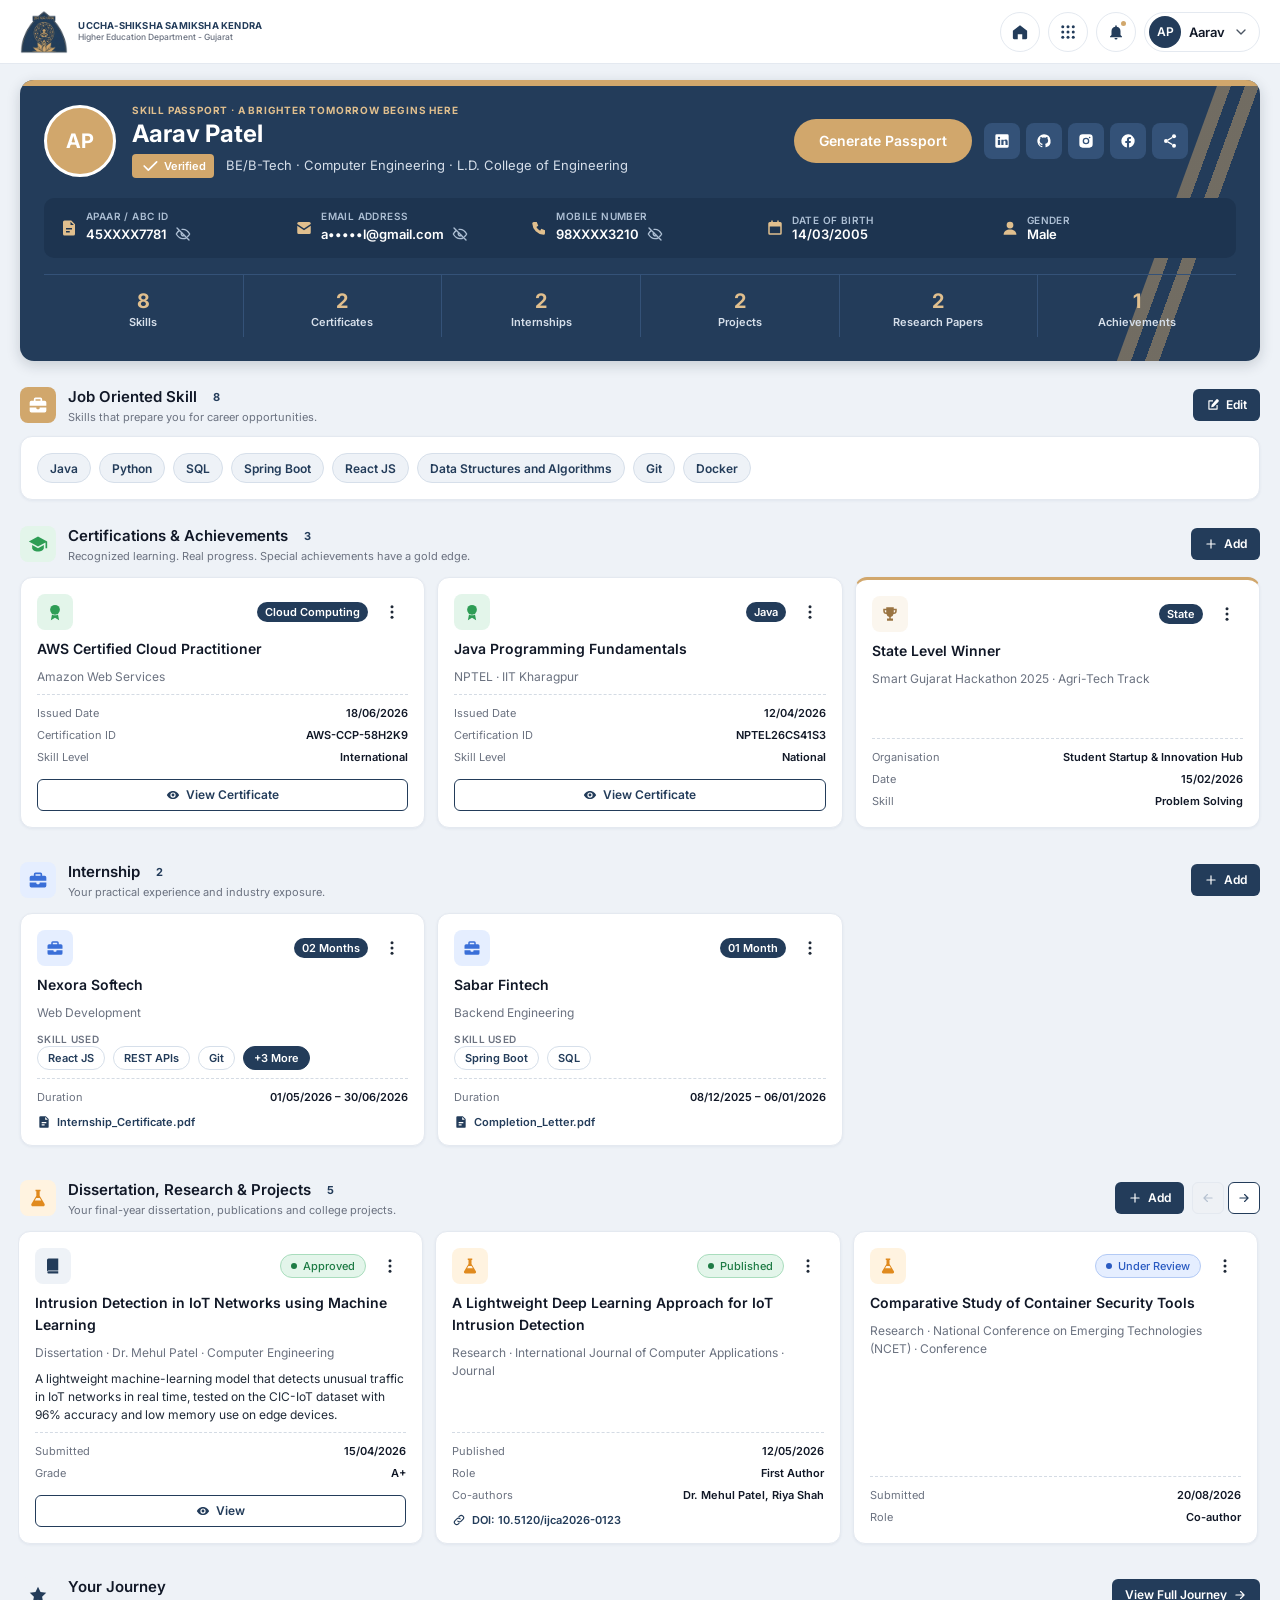
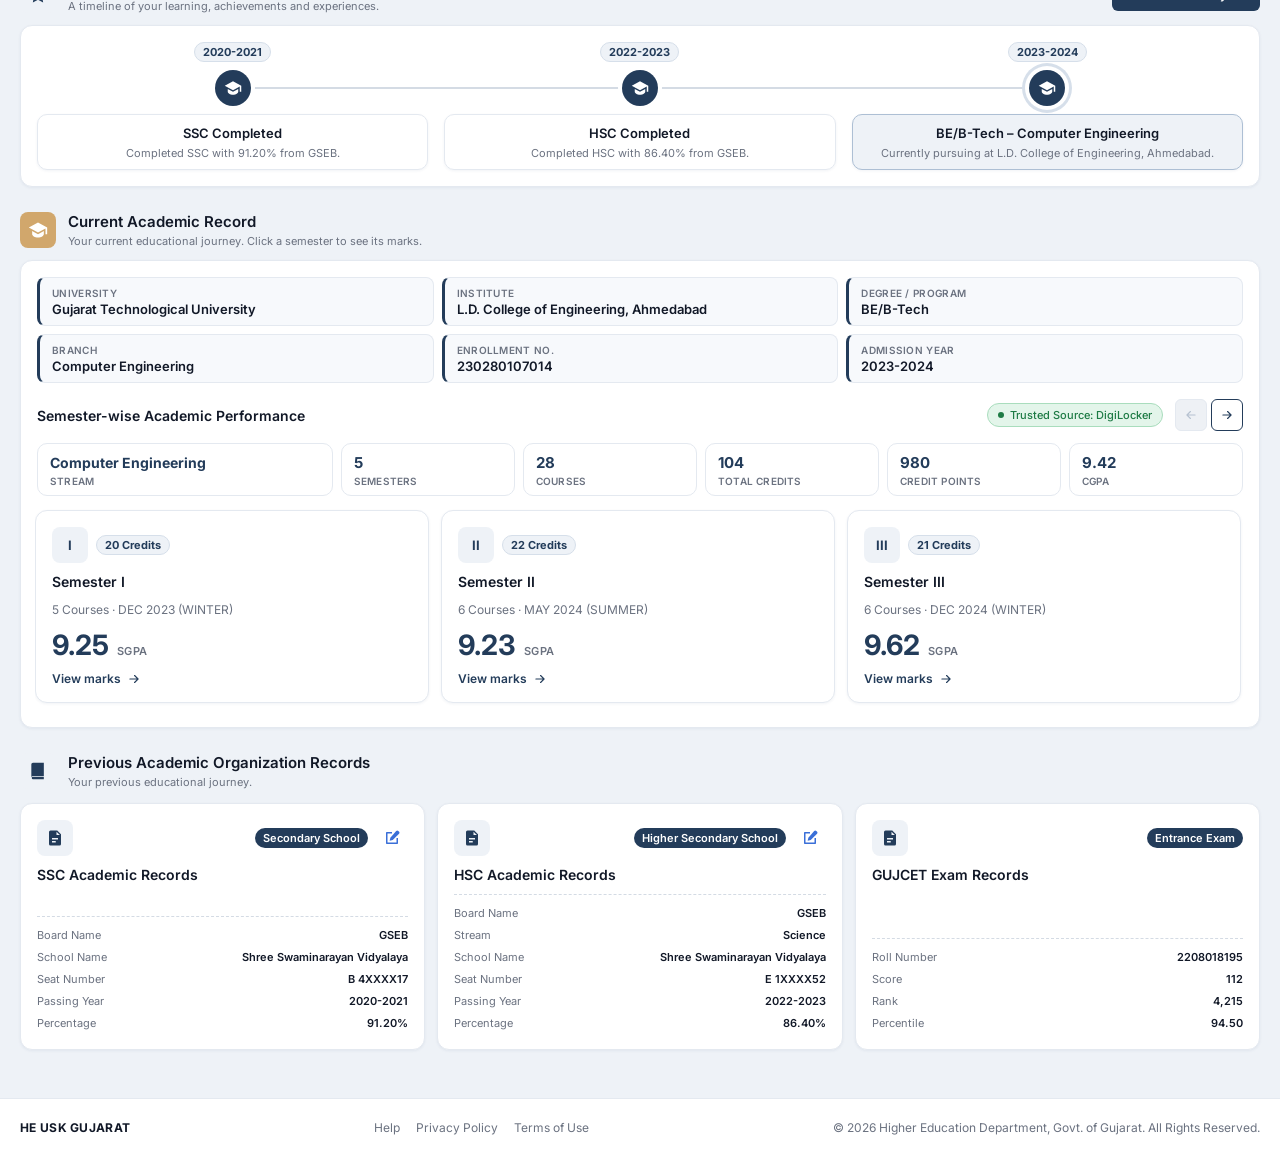
<file: skill-passport-design2.html>
<!DOCTYPE html>
<html lang="en">
<head>
<meta charset="UTF-8">
<meta name="viewport" content="width=device-width, initial-scale=1.0">
<title>Skill Passport (Design 2) – USK</title>
<link href="https://fonts.googleapis.com/css2?family=Inter:wght@400;500;600;700&display=swap" rel="stylesheet">
<link rel="stylesheet" href="css/usk-design-system.css">
<style>
/* =====================================================
   SKILL PASSPORT – "Passport rail + bento" design (student view), 17/11/2026
   Idea: less scrolling. A sticky Passport ID card + status tiles stay on the left (desktop);
   the sections sit in a 2-column bento grid on the right, with compact list rows
   (first 2 items, "Show more"). Below 1100px: one column + a sticky "jump to" bar.
   Uses only USK Design System tokens and components.
   Earlier versions: skill-passport-design1.html (tabs).
   ===================================================== */
:root{ --sp-max:1280px; --sp-header-h:64px; --sp-rail:320px; --sp-jbar-h:52px; }
body{font-family:var(--font-family-base);background:var(--color-bg-page);color:var(--color-text-body);font-size:var(--font-size-body);min-height:100vh;display:flex;flex-direction:column}
a{color:var(--color-text-link)}
[hidden]{display:none !important}
.sp-wrap{width:100%;max-width:var(--sp-max);margin:0 auto;padding:0 var(--space-page)}

/* ---------- Header ---------- */
.sp-header{position:sticky;top:0;z-index:50;background:var(--color-bg-header);border-bottom:1px solid var(--color-border-default);height:var(--sp-header-h)}
.sp-header .sp-wrap{height:100%;display:flex;align-items:center;gap:var(--space-16)}
.sp-brand{display:flex;align-items:center;gap:10px;text-decoration:none;min-width:0}
.sp-brand img{height:var(--logo-size-sidebar);width:auto}
.sp-brand b{display:block;font-size:var(--logo-title-size);font-weight:var(--font-weight-bold);color:var(--color-logo-title);letter-spacing:.2px;line-height:1.3;white-space:nowrap}
.sp-brand small{display:block;font-size:var(--logo-subtitle-size);font-weight:var(--font-weight-medium);color:var(--color-logo-subtitle);line-height:1.3}
.sp-head-actions{margin-left:auto;display:flex;align-items:center;gap:var(--space-8)}
.sp-head-btn{width:40px;height:40px;border-radius:50%;border:1px solid var(--color-border-default);background:#fff;color:var(--color-icon-primary);display:grid;place-items:center;position:relative}
.sp-head-btn:hover{background:var(--color-primary-50)}
.sp-head-btn:focus-visible{outline:0;box-shadow:0 0 0 3px var(--color-focus-ring)}
.sp-dot{position:absolute;top:6px;right:7px;width:9px;height:9px;border-radius:50%;background:var(--color-accent-500);border:2px solid #fff}
.sp-user{display:flex;align-items:center;gap:8px;height:40px;padding:0 10px 0 4px;border-radius:20px;border:1px solid var(--color-border-default);background:#fff;color:var(--color-icon-default)}
.sp-user:hover{background:var(--color-primary-50)}
.sp-avatar-sm{width:32px;height:32px;border-radius:50%;background:var(--color-primary-600);color:#fff;display:grid;place-items:center;font-size:12px;font-weight:var(--font-weight-semibold)}
.sp-user-name{font-size:var(--font-size-body);font-weight:var(--font-weight-semibold);color:var(--color-text-heading)}

/* ---------- Main: jump bar (small screens) + rail + content ---------- */
.sp-main{flex:1;padding:var(--space-16) 0 var(--space-40)}
.sp-main .sp-wrap{display:flex;flex-direction:column;gap:var(--space-12)}
.sp-card{background:var(--color-bg-surface);border:1px solid var(--color-border-default);border-radius:12px;box-shadow:0 1px 3px rgba(15,58,102,.06)}
.sp-layout{display:grid;grid-template-columns:var(--sp-rail) minmax(0,1fr);gap:var(--space-20);align-items:start}
.sp-content{display:flex;flex-direction:column;gap:var(--space-16);min-width:0}

/* Sticky "jump to" bar – only below 1100px (the rail does this job on desktop) */
.sp-jbar{display:none;position:sticky;top:var(--sp-header-h);z-index:40;gap:var(--space-8);padding:var(--space-8) 0;overflow-x:auto;scrollbar-width:none;background:var(--color-bg-page)}
.sp-jbar::-webkit-scrollbar{display:none}
.sp-jchip{flex:none;height:32px;padding:0 14px;border:1px solid var(--color-border-strong);border-radius:16px;background:var(--color-bg-surface);font-family:inherit;font-size:var(--font-size-body-sm);font-weight:var(--font-weight-semibold);color:var(--color-text-secondary);white-space:nowrap;cursor:pointer}
.sp-jchip:hover{border-color:var(--color-primary-300);color:var(--color-primary-600)}
.sp-jchip:focus-visible{outline:0;box-shadow:0 0 0 3px var(--color-focus-ring)}
.sp-jchip.is-active{background:var(--color-primary-600);border-color:var(--color-primary-600);color:#fff}

/* Left rail: sticky on desktop */
.sp-rail > *{flex:none}
.sp-rail{position:sticky;top:calc(var(--sp-header-h) + var(--space-16));display:flex;flex-direction:column;gap:var(--space-12);max-height:calc(100vh - var(--sp-header-h) - var(--space-32));overflow-y:auto;scrollbar-width:thin;padding:2px}

/* The Passport ID card (navy, gold top edge) */
.sp-pass{position:relative;background:var(--color-primary-600);color:#fff;border-radius:14px;padding:var(--space-16) var(--space-16) var(--space-12);overflow:hidden;box-shadow:0 4px 14px rgba(15,31,49,.18)}
.sp-pass::before{content:"";position:absolute;left:0;right:0;top:0;height:6px;background:var(--color-accent-500)}
.sp-pass-top{display:flex;align-items:center;justify-content:space-between;gap:var(--space-8);margin-top:var(--space-4)}
.sp-pass-tag{font-size:var(--font-size-overline);font-weight:var(--font-weight-bold);letter-spacing:.8px;text-transform:uppercase;color:var(--color-accent-300)}
.sp-verified{display:inline-flex;align-items:center;gap:4px;padding:2px var(--space-8);border-radius:4px;background:var(--color-accent-500);color:#fff;font-size:var(--font-size-badge);font-weight:var(--font-weight-semibold)}
.sp-pass-id{display:flex;align-items:center;gap:var(--space-12);margin-top:var(--space-12)}
.sp-ava{width:56px;height:56px;flex:none;border-radius:50%;border:3px solid #fff;background:var(--color-accent-500);display:grid;place-items:center;font-size:var(--font-size-h3);font-weight:var(--font-weight-bold);color:#fff}
.sp-pass h1{font-size:var(--font-size-h4);line-height:var(--line-height-h4);font-weight:var(--font-weight-bold)}
.sp-pass-sub{margin-top:2px;font-size:var(--font-size-body-sm);line-height:var(--line-height-body-sm);color:var(--color-primary-100)}
.sp-pass-list{display:grid;grid-template-columns:repeat(2,minmax(0,1fr));column-gap:var(--space-8);margin-top:var(--space-12);padding-top:var(--space-4);border-top:1px dashed var(--color-primary-400)}
.sp-pass-row.is-full{grid-column:1/-1}
.sp-pass-row{display:flex;align-items:center;gap:var(--space-8);min-height:38px;min-width:0}
.sp-pass-row > svg{flex:none;color:var(--color-accent-300)}
.sp-pass-row > div{min-width:0}
.sp-pass-row small{display:block;font-size:var(--font-size-overline);font-weight:var(--font-weight-semibold);letter-spacing:.4px;text-transform:uppercase;color:var(--color-primary-200)}
.sp-pass-row b{display:flex;align-items:center;gap:4px;font-size:var(--font-size-body);font-weight:var(--font-weight-semibold);color:#fff}
.sp-val{min-width:0;overflow:hidden;text-overflow:ellipsis;white-space:nowrap}
.sp-mask{border:0;background:none;width:24px;height:24px;border-radius:4px;display:grid;place-items:center;color:var(--color-primary-200);flex-shrink:0;cursor:pointer}
.sp-mask:hover,.sp-mask:focus-visible{color:#fff;background:var(--color-primary-500);outline:0}
.sp-pass-foot{display:flex;align-items:center;gap:6px;margin-top:var(--space-8);padding-top:var(--space-8);border-top:1px dashed var(--color-primary-400)}
.sp-pass-foot > span{font-size:var(--font-size-overline);font-weight:var(--font-weight-semibold);letter-spacing:.4px;text-transform:uppercase;color:var(--color-primary-200);margin-right:auto}
.sp-pass-foot a,.sp-share{width:32px;height:32px;border:0;border-radius:8px;display:grid;place-items:center;color:#fff;background:var(--color-primary-500);cursor:pointer}
.sp-pass-foot a:hover,.sp-share:hover{background:var(--color-primary-400)}
.sp-pass-foot a:focus-visible,.sp-share:focus-visible{outline:0;box-shadow:0 0 0 3px var(--color-accent-300)}
/* Generate Passport – the one gold button of this page (page-level exception, Design System tokens only). Hover: two soft rings fade in and out. */
.sp-btn-passport{position:relative;width:100%;margin-top:var(--space-8);height:44px;padding:0 var(--space-24);border-radius:999px;background:var(--color-accent-500);color:#fff;font-size:var(--font-size-body-lg);font-weight:var(--font-weight-semibold);box-shadow:none;transition:background .2s}
.sp-btn-passport::before{content:"";position:absolute;inset:0;border-radius:inherit;box-shadow:0 0 0 4px var(--color-accent-300),0 0 0 8px var(--color-accent-100);opacity:0;pointer-events:none;transition:opacity .25s}
.sp-btn-passport:hover,.sp-btn-passport:focus-visible{background:var(--color-accent-600);box-shadow:none}
.sp-btn-passport:hover::before,.sp-btn-passport:focus-visible::before{animation:sp-glow 1.2s ease-in-out infinite alternate}
@keyframes sp-glow{from{opacity:0}to{opacity:1}}
@media (prefers-reduced-motion:reduce){.sp-btn-passport:hover::before,.sp-btn-passport:focus-visible::before{animation:none;opacity:1}}
.sp-btn-passport:active{transform:translateY(1px);background:var(--color-accent-700)}
.sp-btn-passport:focus-visible{outline:2px solid #fff;outline-offset:3px}

/* Status tiles (count of each section; click = jump; the one in view is highlighted) */
.sp-navcard{padding:var(--space-8) var(--space-12) var(--space-12)}
.sp-navtitle{display:block;margin:0 0 var(--space-4) var(--space-4);font-size:var(--font-size-overline);font-weight:var(--font-weight-bold);letter-spacing:.6px;text-transform:uppercase;color:var(--color-text-secondary)}
.sp-stats{display:grid;grid-template-columns:repeat(3,minmax(0,1fr));gap:var(--space-8)}
.sp-stat{display:flex;flex-direction:column;align-items:center;gap:1px;padding:6px var(--space-4);border:1px solid var(--color-border-default);border-radius:10px;background:var(--color-bg-surface);font-family:inherit;text-align:center;cursor:pointer;transition:border-color .15s,background .15s}
.sp-stat:hover{border-color:var(--color-primary-300)}
.sp-stat:focus-visible{outline:0;box-shadow:0 0 0 3px var(--color-focus-ring)}
.sp-stat.is-active{border-color:var(--color-primary-600);background:var(--color-primary-50)}
.sp-stat .ui-icon-box{width:28px;height:28px;border-radius:8px}
.sp-stat b{font-size:var(--font-size-h5);line-height:var(--line-height-h5);font-weight:var(--font-weight-bold);color:var(--color-text-heading)}
.sp-stat > span:last-child{font-size:var(--font-size-label);line-height:var(--line-height-label);font-weight:var(--font-weight-medium);color:var(--color-text-secondary)}
.sp-ib-accent{background:var(--color-icon-bg-accent);color:var(--color-accent-700)}
.sp-links{display:grid;grid-template-columns:repeat(2,minmax(0,1fr));gap:2px;margin-top:var(--space-8);padding-top:var(--space-4);border-top:1px solid var(--color-divider)}
.sp-linkbtn{display:flex;align-items:center;justify-content:space-between;gap:var(--space-4);height:28px;padding:0 var(--space-8);border:0;border-radius:6px;background:none;font-family:inherit;font-size:var(--font-size-body-sm);font-weight:var(--font-weight-semibold);color:var(--color-text-body);text-align:left;cursor:pointer}
.sp-linkbtn:hover{background:var(--color-primary-50);color:var(--color-primary-600)}
.sp-linkbtn:focus-visible{outline:0;box-shadow:0 0 0 3px var(--color-focus-ring)}
.sp-linkbtn.is-active{background:var(--color-primary-50);color:var(--color-primary-600)}
.sp-linkbtn svg{color:var(--color-icon-muted)}

/* Slim hero (the old tall banner took a whole screen) */
.sp-hero{position:relative;min-height:128px;display:flex;align-items:center;background:var(--color-primary-600);color:#fff;border-radius:14px;overflow:hidden}
.sp-hero-text{position:relative;z-index:2;width:62%;padding:var(--space-20) var(--space-24)}
.sp-hero-img,.sp-hero-gold{position:absolute;top:0;bottom:0;right:0;width:38%;clip-path:polygon(72px 0,100% 0,100% 100%,0 100%)}
.sp-hero-img{height:100%;object-fit:cover;object-position:center 60%;z-index:1}
.sp-hero-gold{width:calc(38% + 12px);background:var(--color-accent-500);z-index:0}
.sp-overline{display:block;font-size:var(--font-size-caption);line-height:var(--line-height-caption);font-weight:var(--font-weight-bold);letter-spacing:.6px;text-transform:uppercase;color:var(--color-accent-300)}
.sp-hero h2{font-size:var(--font-size-h1);line-height:var(--line-height-h1);font-weight:var(--font-weight-bold);margin-top:2px}
.sp-hero h2 em{font-style:normal;color:var(--color-accent-500)}
.sp-hero p{font-size:var(--font-size-body);color:var(--color-primary-100);margin-top:var(--space-4)}
.sp-pills{display:flex;gap:var(--space-16);margin-top:var(--space-8);font-size:var(--font-size-body-sm);font-weight:var(--font-weight-semibold);flex-wrap:wrap}
.sp-pills span{display:flex;align-items:center;gap:6px}
.sp-pills svg{color:var(--color-accent-500)}

/* Bento grid of section cards */
.sp-bento{display:grid;grid-template-columns:repeat(2,minmax(0,1fr));gap:var(--space-16)}
.sp-sec{padding:var(--space-16);scroll-margin-top:calc(var(--sp-header-h) + var(--space-16));min-width:0}
.sp-span2{grid-column:1/-1}
.sp-head{display:flex;align-items:center;gap:var(--space-12);margin-bottom:var(--space-12)}
.sp-head .ui-icon-box{width:36px;height:36px;flex:none}
.sp-head-txt{flex:1;min-width:0}
.sp-head h2{font-size:var(--font-size-h6);line-height:var(--line-height-h6);font-weight:var(--font-weight-semibold);color:var(--color-text-heading);display:flex;align-items:center;gap:8px}
.sp-head h2 i{font-style:normal;font-size:var(--font-size-caption);font-weight:var(--font-weight-bold);padding:1px 8px;border-radius:10px;background:var(--color-primary-50);color:var(--color-primary-600)}
.sp-head p{font-size:var(--font-size-caption);line-height:var(--line-height-caption);color:var(--color-text-secondary);margin-top:1px}
.sp-head-act{flex:none}
.sp-tagline{font-size:var(--font-size-caption);font-weight:var(--font-weight-semibold);color:var(--color-text-secondary);font-style:italic}

/* Skills */
.sp-skills{display:flex;flex-wrap:wrap;gap:8px}
.sp-skill{display:inline-flex;align-items:center;gap:6px;height:30px;padding:0 12px;border-radius:15px;background:var(--color-primary-50);border:1px solid var(--color-primary-100);color:var(--color-primary-600);font-size:var(--font-size-body-sm);font-weight:var(--font-weight-semibold)}
.sp-skill.is-sm{height:24px;padding:0 10px;font-size:var(--font-size-caption);background:var(--color-bg-surface)}
button.sp-skill.is-more{background:var(--color-primary-600);border-color:var(--color-primary-600);color:#fff;font-family:inherit;cursor:pointer}
button.sp-skill.is-more:hover{background:var(--color-primary-700)}
button.sp-skill.is-more:focus-visible{outline:0;box-shadow:0 0 0 3px var(--color-focus-ring)}
.sp-empty{display:flex;align-items:center;gap:var(--space-16);padding:var(--space-16);border:1.5px dashed var(--color-border-strong);border-radius:10px;background:var(--color-gray-50)}
.sp-empty .ui-icon-box{width:44px;height:44px}
.sp-empty div{flex:1;min-width:0}
.sp-empty b{display:block;font-size:var(--font-size-body-lg);color:var(--color-text-heading)}
.sp-empty span{font-size:var(--font-size-body-sm);color:var(--color-text-secondary)}

/* Compact list rows: certificates, internships, achievements, dissertation, research, projects */
.sp-list{display:flex;flex-direction:column;gap:var(--space-8)}
.sp-row{display:grid;grid-template-columns:36px minmax(0,1fr) auto;gap:var(--space-12);align-items:start;padding:var(--space-12);border:1px solid var(--color-border-default);border-radius:10px;background:var(--color-bg-surface);transition:border-color .15s,box-shadow .15s}
.sp-row:hover{border-color:var(--color-primary-200);box-shadow:0 2px 8px rgba(15,58,102,.07)}
.sp-row .ui-icon-box{width:36px;height:36px}
.sp-row-main{min-width:0;display:flex;flex-direction:column;gap:4px}
.sp-row h3{font-size:var(--font-size-body-lg);line-height:var(--line-height-body-lg);font-weight:var(--font-weight-semibold);color:var(--color-text-heading);overflow-wrap:anywhere;display:flex;align-items:center;gap:var(--space-8);flex-wrap:wrap}
.sp-row-sub{font-size:var(--font-size-body-sm);line-height:var(--line-height-body-sm);color:var(--color-text-secondary)}
.sp-row-meta{display:flex;flex-wrap:wrap;align-items:center;gap:2px var(--space-12);font-size:var(--font-size-caption);line-height:var(--line-height-caption);color:var(--color-text-secondary)}
.sp-row-meta b{font-weight:var(--font-weight-semibold);color:var(--color-text-heading)}
.sp-row-meta svg{vertical-align:-2px;margin-right:2px;color:var(--color-icon-muted)}
.sp-row-act{display:flex;align-items:center;gap:2px}
.sp-desc{font-size:var(--font-size-body-sm);line-height:var(--line-height-body-sm);color:var(--color-text-body);display:-webkit-box;-webkit-line-clamp:2;-webkit-box-orient:vertical;overflow:hidden}
.sp-tag{display:inline-flex;align-items:center;height:20px;padding:0 8px;border-radius:10px;font-size:var(--font-size-badge);font-weight:var(--font-weight-semibold);background:var(--color-primary-600);color:#fff;white-space:nowrap}
.sp-link{display:inline-flex;align-items:center;gap:6px;border:0;background:none;padding:0;font-family:inherit;font-size:var(--font-size-caption);font-weight:var(--font-weight-semibold);color:var(--color-primary-600);text-decoration:none;overflow-wrap:anywhere;cursor:pointer;text-align:left}
.sp-link:hover{text-decoration:underline}
.sp-link:focus-visible{outline:0;border-radius:2px;box-shadow:0 0 0 3px var(--color-focus-ring)}
.sp-more-btn{margin-top:var(--space-8)}
.sp-skills-lbl{font-size:var(--font-size-overline);font-weight:var(--font-weight-semibold);text-transform:uppercase;letter-spacing:.3px;color:var(--color-text-secondary)}

/* Your Journey – horizontal timeline (vertical on small screens) */
.sp-journey{list-style:none;display:grid;grid-template-columns:repeat(var(--steps,4),minmax(0,1fr));gap:var(--space-16);position:relative}
.sp-jstep{display:flex;flex-direction:column;align-items:center;text-align:center;gap:8px;position:relative;min-width:0}
.sp-jstep::before{content:"";position:absolute;top:45px;left:calc(-50% - var(--space-16) / 2);right:50%;height:2px;background:var(--color-border-strong);z-index:0}
.sp-jstep:first-child::before{display:none}
.sp-jdot{width:36px;height:36px;border-radius:50%;background:var(--color-primary-600);color:#fff;display:grid;place-items:center;position:relative;z-index:1;box-shadow:0 0 0 4px #fff;flex:none}
.sp-jstep.is-current .sp-jdot{box-shadow:0 0 0 4px #fff,0 0 0 7px var(--color-primary-100)}
.sp-year{font-size:var(--font-size-caption);font-weight:var(--font-weight-bold);color:var(--color-primary-600);background:var(--color-primary-50);border:1px solid var(--color-primary-100);border-radius:10px;padding:2px 8px;white-space:nowrap}
.sp-score{font-size:var(--font-size-body-sm);font-weight:var(--font-weight-bold);color:var(--color-success-text);background:var(--color-success-bg);border-radius:6px;padding:3px 8px;white-space:nowrap}
.sp-jcard{width:100%;flex:1;border:1px solid var(--color-border-default);border-radius:10px;padding:var(--space-8) var(--space-12);display:flex;flex-direction:column;gap:2px;box-shadow:0 1px 3px rgba(15,58,102,.06)}
.sp-jstep.is-current .sp-jcard{border-color:var(--color-primary-200);background:var(--color-primary-50)}
.sp-jcard b{font-size:var(--font-size-body);line-height:var(--line-height-body);font-weight:var(--font-weight-semibold);color:var(--color-text-heading)}
.sp-jcard span{font-size:var(--font-size-caption);line-height:var(--line-height-caption);color:var(--color-text-secondary)}
.sp-journey-foot{display:flex;justify-content:center;margin-top:var(--space-16)}
/* Full Journey drawer – vertical timeline */
.sp-tl{list-style:none;display:flex;flex-direction:column;gap:var(--space-16)}
.sp-tl-item{display:grid;grid-template-columns:40px minmax(0,1fr);column-gap:var(--space-16);position:relative}
.sp-tl-item::before{content:"";position:absolute;left:19px;top:44px;bottom:calc(-1 * var(--space-16) + 4px);width:2px;background:var(--color-border-strong)}
.sp-tl-item:last-child::before{display:none}
.sp-tl-item .sp-jdot{margin-top:6px}
.sp-tl-card{border:1px solid var(--color-border-default);border-radius:10px;padding:var(--space-16);display:flex;flex-direction:column;gap:6px;box-shadow:0 1px 3px rgba(15,58,102,.06)}
.sp-tl-item.is-current .sp-tl-card{border-color:var(--color-primary-200);background:var(--color-primary-50)}
.sp-tl-top{display:flex;align-items:flex-start;justify-content:space-between;gap:var(--space-12);flex-wrap:wrap}
.sp-tl-top b{font-size:var(--font-size-h6);line-height:var(--line-height-h6);font-weight:var(--font-weight-semibold);color:var(--color-text-heading);flex:1;min-width:200px}
.sp-tl-card p{font-size:var(--font-size-body);line-height:var(--line-height-body);color:var(--color-text-secondary)}

/* Academic: current record + semester-wise performance */
.sp-kv{display:grid;grid-template-columns:repeat(3,minmax(0,1fr));gap:var(--space-8)}
.sp-kv > div{min-width:0;padding:var(--space-8) var(--space-12);border:1px solid var(--color-border-default);border-left:3px solid var(--color-primary-600);border-radius:8px;background:var(--color-gray-50)}
.sp-kv span{display:block;font-size:var(--font-size-overline);line-height:var(--line-height-overline);font-weight:var(--font-weight-semibold);text-transform:uppercase;letter-spacing:.3px;color:var(--color-text-secondary)}
.sp-kv b{display:block;font-size:var(--font-size-body);font-weight:var(--font-weight-semibold);color:var(--color-text-heading);margin-top:1px;overflow-wrap:anywhere}
.sp-perf{margin-top:var(--space-16);padding-top:var(--space-16);border-top:1px solid var(--color-divider)}
.sp-perf-head{display:flex;align-items:center;gap:var(--space-12);flex-wrap:wrap}
.sp-perf-head h3{font-size:var(--font-size-body-lg);line-height:var(--line-height-body-lg);font-weight:var(--font-weight-semibold);color:var(--color-text-heading)}
.sp-perf-head .ui-btn{margin-left:auto}
.sp-perf > p{font-size:var(--font-size-caption);color:var(--color-text-secondary);margin:var(--space-4) 0 var(--space-12)}
.sp-sum{display:grid;grid-template-columns:minmax(0,1.7fr) repeat(5,minmax(0,1fr));gap:var(--space-8);margin-bottom:var(--space-12)}
.sp-sum > div,.sp-mini > div{min-width:0;padding:var(--space-8) var(--space-12);border:1px solid var(--color-border-default);border-radius:10px;background:var(--color-bg-surface)}
.sp-sum b,.sp-mini b{display:block;font-size:var(--font-size-h5);line-height:var(--line-height-h5);font-weight:var(--font-weight-bold);color:var(--color-primary-600);overflow-wrap:anywhere}
.sp-sum > div:first-child b{font-size:var(--font-size-body-lg);line-height:var(--line-height-body-lg)}
.sp-sum span,.sp-mini span{display:block;margin-top:1px;font-size:var(--font-size-overline);font-weight:var(--font-weight-semibold);text-transform:uppercase;letter-spacing:.2px;color:var(--color-text-secondary)}
.sp-sem .ui-acc-head{flex-wrap:wrap}
.sp-roman{font-size:var(--font-size-body);font-weight:var(--font-weight-bold)}
.sp-mini{display:grid;grid-template-columns:repeat(4,minmax(0,1fr));gap:var(--space-8);margin:var(--space-8) 0 var(--space-12)}
.sp-mini > div{background:var(--color-gray-50)}
.sp-table-wrap{overflow-x:auto;border:1px solid var(--table-head-border);border-radius:8px}
.sp-table{width:100%;min-width:640px;border-collapse:collapse;font-size:var(--font-size-td);line-height:var(--line-height-td)}
.sp-table th{background:var(--table-head-bg);color:var(--table-head-text);font-size:var(--font-size-th);line-height:var(--line-height-th);font-weight:var(--font-weight-semibold);text-align:left;padding:var(--space-8) var(--space-12);border-bottom:1px solid var(--table-head-border);white-space:nowrap}
.sp-table td{padding:var(--space-8) var(--space-12);color:var(--table-cell-text);border-bottom:1px solid var(--table-divider);vertical-align:top}
.sp-table tbody tr:hover{background:var(--table-row-hover)}
.sp-table td small{display:block;color:var(--color-text-secondary);margin-top:2px}
.sp-table .num{text-align:right}
.sp-table td:nth-child(2) b{font-weight:var(--font-weight-semibold);color:var(--color-text-heading)}
.sp-table tfoot td{background:var(--table-head-bg);font-weight:var(--font-weight-semibold);color:var(--color-text-heading);border-bottom:0}
.sp-scale{margin-top:var(--space-8);font-size:var(--font-size-caption);color:var(--color-text-secondary)}

/* Previous academic records: 3 compact tiles */
.sp-grid3{display:grid;grid-template-columns:repeat(3,minmax(0,1fr));gap:var(--space-12)}
.sp-rec{display:flex;flex-direction:column;gap:var(--space-8);min-width:0;padding:var(--space-12);border:1px solid var(--color-border-default);border-radius:10px;background:var(--color-bg-surface)}
.sp-rec-top{display:flex;align-items:center;gap:var(--space-8)}
.sp-rec-top .ui-icon-box{width:32px;height:32px}
.sp-rec-top > div{flex:1;min-width:0}
.sp-rec-top h3{font-size:var(--font-size-body);line-height:var(--line-height-body);font-weight:var(--font-weight-semibold);color:var(--color-text-heading)}
.sp-rec-top small{display:block;font-size:var(--font-size-overline);font-weight:var(--font-weight-semibold);text-transform:uppercase;letter-spacing:.2px;color:var(--color-text-secondary)}
.sp-dl{display:grid;gap:2px;margin:0;padding-top:var(--space-8);border-top:1px dashed var(--color-border-strong)}
.sp-dl > div{display:flex;justify-content:space-between;gap:var(--space-12);font-size:var(--font-size-caption);line-height:var(--line-height-caption);padding:2px 0}
.sp-dl dt{color:var(--color-text-secondary);flex:none}
.sp-dl dd{margin:0;text-align:right;font-weight:var(--font-weight-semibold);color:var(--color-text-heading);overflow-wrap:anywhere;min-width:0}

/* ---------- Modals (Design System .ui-modal) ---------- */
.ui-modal-body{display:flex;flex-direction:column;gap:var(--space-16)}
.sp-added{border:1px solid var(--color-border-default);border-radius:10px;padding:var(--space-16)}
.sp-added .ui-form-sec-head{margin-bottom:var(--space-12)}
.sp-added .ui-form-sec-head p b{color:var(--color-primary-600)}
.sp-added .ui-chips{margin-bottom:0}
.sp-added-empty{font-size:var(--font-size-body-sm);color:var(--color-text-secondary)}
.sp-combo > svg:first-child{position:absolute;left:12px;top:calc(var(--input-height) / 2 - 8px);width:16px;height:16px;color:var(--color-icon-muted);pointer-events:none}
.sp-combo:focus-within > svg:first-child{color:var(--color-icon-primary)}
.sp-combo .ui-input{padding-left:36px}
.sp-combo.is-open > svg:first-child{transform:none}
/* The list floats above the modal (position:fixed), so it is never cut off and the modal never gets a scrollbar */
.sp-combo .ui-select-menu{position:fixed;z-index:95;right:auto;margin:0}
.sp-combo .ui-select-list{max-height:var(--sp-menu-h,240px)}
.sp-info{display:flex;align-items:center;gap:10px;padding:12px 14px;border-radius:8px;background:var(--color-info-bg);border:1px solid var(--color-info-border);color:var(--color-info-text);font-size:var(--font-size-body);font-weight:var(--font-weight-medium)}
.sp-info svg{color:var(--color-info)}
.toast{position:fixed;bottom:24px;left:50%;transform:translate(-50%,20px);background:var(--color-primary-600);color:#fff;padding:10px 18px;border-radius:6px;font-size:var(--font-size-body);opacity:0;transition:.25s;z-index:90;pointer-events:none}
.toast.show{opacity:1;transform:translate(-50%,0)}

/* ---------- Footer ---------- */
.sp-footer{background:var(--color-bg-header);border-top:1px solid var(--color-border-default)}
.sp-footer .sp-wrap{min-height:56px;display:flex;align-items:center;justify-content:space-between;gap:var(--space-12);flex-wrap:wrap;padding-top:var(--space-12);padding-bottom:var(--space-12)}
.sp-footer b{font-size:var(--font-size-body-sm);font-weight:var(--font-weight-bold);color:var(--color-text-heading);letter-spacing:.3px}
.sp-footer span{font-size:var(--font-size-body-sm);color:var(--color-text-secondary)}
.sp-footer nav{display:flex;gap:var(--space-16)}
.sp-footer nav a{font-size:var(--font-size-body-sm);color:var(--color-text-secondary);text-decoration:none}
.sp-footer nav a:hover{color:var(--color-text-link-hover);text-decoration:underline}

/* ---------- Responsive ---------- */
@media (max-width:1099.98px){
  .sp-layout{grid-template-columns:1fr}
  .sp-rail{position:static;max-height:none;overflow:visible;padding:0}
  .sp-jbar{display:flex}
  .sp-sec{scroll-margin-top:calc(var(--sp-header-h) + var(--sp-jbar-h) + var(--space-8))}
  .sp-links{display:none}
  .sp-pass-list{column-gap:var(--space-16)}
  .sp-pass-row.is-full{grid-column:auto}
  .sp-stats{grid-template-columns:repeat(6,minmax(0,1fr))}
  .sp-sum{grid-template-columns:repeat(3,minmax(0,1fr))}
  .sp-sum > div:first-child{grid-column:1/-1}
}
@media (max-width:767.98px){
  .sp-bento{grid-template-columns:1fr}
  .sp-grid3{grid-template-columns:1fr}
  .sp-hero-img,.sp-hero-gold{display:none}
  .sp-hero-text{width:100%;padding:var(--space-16)}
  .sp-stats{grid-template-columns:repeat(3,minmax(0,1fr))}
  .sp-mini{grid-template-columns:repeat(2,minmax(0,1fr))}
  .sp-kv{grid-template-columns:repeat(2,minmax(0,1fr))}
  .sp-journey{grid-template-columns:1fr;gap:0}
  .sp-jstep{display:grid;grid-template-columns:36px minmax(0,1fr);grid-template-areas:"dot year" "dot card";column-gap:var(--space-12);row-gap:6px;text-align:left;align-items:start;padding-bottom:var(--space-16)}
  .sp-jstep:last-child{padding-bottom:0}
  .sp-jstep .sp-year{grid-area:year;justify-self:start}
  .sp-jstep .sp-jdot{grid-area:dot}
  .sp-jstep .sp-jcard{grid-area:card}
  .sp-jstep::before{display:block;top:40px;bottom:0;left:17px;right:auto;width:2px;height:auto}
  .sp-jstep:first-child::before{display:block}
  .sp-jstep:last-child::before{display:none}
  .sp-tagline{display:none}
}
@media (max-width:575.98px){
  :root{--space-page:var(--space-page-mobile)}
  .sp-brand small,.sp-user-name{display:none}
  .sp-brand b{font-size:8.5px;white-space:normal;max-width:150px}
  .sp-head-btn.is-optional{display:none}
  .sp-pass-list{grid-template-columns:1fr}
  .sp-pass-row.is-full{grid-column:1/-1}
  .sp-sec{padding:var(--space-12)}
  .sp-kv{grid-template-columns:repeat(2,minmax(0,1fr))}
  .sp-sum{grid-template-columns:repeat(3,minmax(0,1fr))}
  .sp-head-act .ui-btn span:not(.ui-icon){display:inline}
  .sp-row{grid-template-columns:32px minmax(0,1fr) auto;gap:var(--space-8);padding:var(--space-8)}
  .sp-row .ui-icon-box{width:32px;height:32px}
  .sp-empty{flex-wrap:wrap}
  .sp-empty .ui-btn{width:100%}
  .sp-footer .sp-wrap{flex-direction:column;align-items:flex-start}
}

/* =====================================================
   DESIGN 2 – "Gallery rows" (sx-). Passport banner on top, every section is one swipe row of cards
   (arrows on desktop, finger swipe on phones). Semester marks open in a drawer. Page is only ~3 screens long.
   ===================================================== */
.sx-main{flex:1;padding:var(--space-16) 0 var(--space-40)}
.sx-main .sp-wrap{display:flex;flex-direction:column;gap:var(--space-24)}

/* Passport banner */
.sx-banner{position:relative;overflow:hidden;background:var(--color-primary-600);color:#fff;border-radius:14px;padding:var(--space-24);box-shadow:0 4px 14px rgba(15,31,49,.18)}
.sx-banner::before{content:"";position:absolute;left:0;right:0;top:0;height:6px;background:var(--color-accent-500)}
.sx-banner::after{content:"";position:absolute;top:-8px;bottom:-8px;right:48px;width:44px;transform:skewX(-20deg);background:linear-gradient(90deg,var(--color-accent-500) 0 14px,transparent 14px 28px,var(--color-accent-500) 28px 42px,transparent 42px);opacity:.45;pointer-events:none}
.sx-top{position:relative;z-index:1;display:flex;align-items:center;justify-content:space-between;gap:var(--space-20);flex-wrap:wrap}
.sx-id{display:flex;align-items:center;gap:var(--space-16);min-width:0}
.sx-ava{width:72px;height:72px;flex:none;border-radius:50%;border:3px solid #fff;background:var(--color-accent-500);display:grid;place-items:center;font-size:var(--font-size-h2);font-weight:var(--font-weight-bold)}
.sx-over{display:flex;align-items:center;gap:var(--space-8);font-size:var(--font-size-overline);font-weight:var(--font-weight-bold);letter-spacing:.8px;text-transform:uppercase;color:var(--color-accent-300)}
.sx-banner h1{font-size:var(--font-size-h1);line-height:var(--line-height-h1);font-weight:var(--font-weight-bold);margin-top:2px}
.sx-banner .sx-sub{font-size:var(--font-size-body);color:var(--color-primary-100);margin-top:var(--space-4)}
.sx-banner .sx-sub .sp-verified{margin-right:var(--space-8);vertical-align:middle}
.sx-cta{display:flex;align-items:center;gap:var(--space-12);flex-wrap:wrap;padding-right:var(--space-48)}
.sx-cta .sp-btn-passport{width:auto;margin-top:0}
.sx-cta-ic{display:flex;gap:6px}
.sx-cta-ic a,.sx-cta-ic button{width:36px;height:36px;border:0;border-radius:8px;display:grid;place-items:center;color:#fff;background:var(--color-primary-500);cursor:pointer}
.sx-cta-ic a:hover,.sx-cta-ic button:hover{background:var(--color-primary-400)}
.sx-cta-ic a:focus-visible,.sx-cta-ic button:focus-visible{outline:0;box-shadow:0 0 0 3px var(--color-accent-300)}
.sx-facts{position:relative;z-index:1;display:grid;grid-template-columns:repeat(5,minmax(0,1fr));gap:var(--space-8) var(--space-16);margin-top:var(--space-20);padding:var(--space-12) var(--space-16);border-radius:10px;background:var(--color-primary-700)}
.sx-fact{display:flex;align-items:center;gap:var(--space-8);min-width:0}
.sx-fact > svg{flex:none;color:var(--color-accent-300)}
.sx-fact > div{min-width:0}
.sx-fact small{display:block;font-size:var(--font-size-overline);font-weight:var(--font-weight-semibold);letter-spacing:.4px;text-transform:uppercase;color:var(--color-primary-200)}
.sx-fact b{display:flex;align-items:center;gap:4px;font-size:var(--font-size-body);font-weight:var(--font-weight-semibold);color:#fff}
.sx-fact .sp-mask,.sx-banner .sp-mask{color:var(--color-primary-200)}
.sx-fact .sp-mask:hover,.sx-fact .sp-mask:focus-visible{color:#fff;background:var(--color-primary-500)}
.sx-stats{position:relative;z-index:1;display:grid;grid-template-columns:repeat(6,minmax(0,1fr));margin-top:var(--space-16);border-top:1px solid var(--color-primary-500)}
.sx-stat{display:flex;flex-direction:column;align-items:center;gap:0;padding:var(--space-12) var(--space-4) 0;border:0;border-radius:8px;background:none;color:#fff;font-family:inherit;cursor:pointer}
.sx-stat + .sx-stat{border-left:1px solid var(--color-primary-500);border-radius:0 8px 8px 0}
.sx-stat:hover{background:var(--color-primary-500)}
.sx-stat:focus-visible{outline:0;box-shadow:inset 0 0 0 2px var(--color-accent-300)}
.sx-stat b{font-size:var(--font-size-h2);line-height:var(--line-height-h2);font-weight:var(--font-weight-bold);color:var(--color-accent-300)}
.sx-stat span{font-size:var(--font-size-caption);font-weight:var(--font-weight-semibold);color:var(--color-primary-100);padding-bottom:var(--space-8)}

/* A row = title + arrows + a swipe track of cards */
.sx-row{min-width:0;scroll-margin-top:calc(var(--sp-header-h) + var(--space-16))}
.sx-rh{display:flex;align-items:center;gap:var(--space-12);margin-bottom:var(--space-12)}
.sx-rh .ui-icon-box{width:36px;height:36px;flex:none}
.sx-rh-txt{flex:1;min-width:0}
.sx-rh h2{font-size:var(--font-size-h5);line-height:var(--line-height-h5);font-weight:var(--font-weight-semibold);color:var(--color-text-heading);display:flex;align-items:center;gap:8px}
.sx-rh h2 i{font-style:normal;font-size:var(--font-size-caption);font-weight:var(--font-weight-bold);padding:1px 8px;border-radius:10px;background:var(--color-primary-50);color:var(--color-primary-600)}
.sx-rh p{font-size:var(--font-size-caption);color:var(--color-text-secondary);margin-top:1px}
.sx-rh-act{display:flex;align-items:center;gap:var(--space-8);flex:none}
.sx-arrows{display:flex;gap:var(--space-4)}
.sx-arrows[hidden]{display:none}
.sx-track{--per:3;display:flex;gap:var(--space-12);overflow-x:auto;scroll-snap-type:x mandatory;padding:2px 2px var(--space-8);margin:0 -2px;scrollbar-width:thin}
.sx-track:focus-visible{outline:0;box-shadow:0 0 0 3px var(--color-focus-ring);border-radius:8px}
.sx-card{flex:0 0 calc((100% - (var(--per) - 1) * var(--space-12)) / var(--per));scroll-snap-align:start;display:flex;flex-direction:column;gap:var(--space-8);min-width:0;padding:var(--space-16);border:1px solid var(--color-border-default);border-radius:12px;background:var(--color-bg-surface);box-shadow:0 1px 3px rgba(15,58,102,.06);text-align:left;font-family:inherit;transition:border-color .15s,box-shadow .15s}
.sx-card:hover{border-color:var(--color-primary-200);box-shadow:0 4px 12px rgba(15,58,102,.1)}
.sx-card.is-gold{border-top:3px solid var(--color-accent-500)}
.sx-ct{display:flex;align-items:center;gap:var(--space-8)}
.sx-ct .ui-icon-box{width:36px;height:36px}
.sx-ct > .sp-tag,.sx-ct > .ui-badge{margin-left:auto}
.sx-ct > .ui-act-more{margin-left:auto}
.sx-ct > .sp-tag ~ .ui-act-more,.sx-ct > .ui-badge ~ .ui-act-more{margin-left:0}
.sx-card h3{font-size:var(--font-size-body-lg);line-height:var(--line-height-body-lg);font-weight:var(--font-weight-semibold);color:var(--color-text-heading);overflow-wrap:anywhere;display:-webkit-box;-webkit-line-clamp:2;-webkit-box-orient:vertical;overflow:hidden}
.sx-sub{font-size:var(--font-size-body-sm);line-height:var(--line-height-body-sm);color:var(--color-text-secondary)}
.sx-dl{display:grid;gap:2px;margin:auto 0 0;padding-top:var(--space-8);border-top:1px dashed var(--color-border-strong)}
.sx-dl > div{display:flex;justify-content:space-between;gap:var(--space-12);font-size:var(--font-size-caption);line-height:var(--line-height-caption);padding:2px 0}
.sx-dl dt{color:var(--color-text-secondary);flex:none}
.sx-dl dd{margin:0;text-align:right;font-weight:var(--font-weight-semibold);color:var(--color-text-heading);overflow-wrap:anywhere;min-width:0}
.sx-card .ui-btn-block{margin-top:var(--space-4)}
.sx-card .sp-desc{-webkit-line-clamp:3}
.sx-skillwrap{padding:var(--space-16);border:1px solid var(--color-border-default);border-radius:12px;background:var(--color-bg-surface);box-shadow:0 1px 3px rgba(15,58,102,.06)}
/* Semester card (opens the marks drawer) */
.sx-sem{cursor:pointer}
.sx-sem:hover{border-color:var(--color-primary-300)}
.sx-sem:focus-visible{outline:0;box-shadow:0 0 0 3px var(--color-focus-ring)}
.sx-sem-g{display:flex;align-items:baseline;gap:var(--space-8)}
.sx-sem-g b{font-size:var(--font-size-display);line-height:var(--line-height-display);font-weight:var(--font-weight-bold);color:var(--color-primary-600)}
.sx-sem-g span{font-size:var(--font-size-label);font-weight:var(--font-weight-semibold);text-transform:uppercase;letter-spacing:.3px;color:var(--color-text-secondary)}
.sx-more{display:inline-flex;align-items:center;gap:6px;font-size:var(--font-size-body-sm);font-weight:var(--font-weight-semibold);color:var(--color-primary-600)}
/* Journey + academic record blocks */
.sx-box{padding:var(--space-16);border:1px solid var(--color-border-default);border-radius:12px;background:var(--color-bg-surface);box-shadow:0 1px 3px rgba(15,58,102,.06)}
.sx-acad-kv{margin-bottom:var(--space-16)}
.sx-sumbar{display:flex;align-items:center;gap:var(--space-12);flex-wrap:wrap;margin-bottom:var(--space-12)}
.sx-sumbar h3{font-size:var(--font-size-body-lg);font-weight:var(--font-weight-semibold);color:var(--color-text-heading)}
.sx-sumbar .ui-badge{margin-left:auto}

@media (max-width:1199.98px){.sx-facts{grid-template-columns:repeat(3,minmax(0,1fr))}.sx-stats{grid-template-columns:repeat(3,minmax(0,1fr))}.sx-stat:nth-child(4){border-left:0}.sx-stats{row-gap:var(--space-8)}}
@media (max-width:991.98px){.sx-track{--per:2}.sx-cta{padding-right:0}}
@media (max-width:767.98px){
  .sx-banner{padding:var(--space-16)}
  .sx-ava{width:56px;height:56px;font-size:var(--font-size-h3)}
  .sx-banner h1{font-size:var(--font-size-h3);line-height:var(--line-height-h3)}
  .sx-cta{width:100%}
  .sx-cta .sp-btn-passport{flex:1}
  .sx-facts{grid-template-columns:repeat(2,minmax(0,1fr))}
  .sx-arrows{display:none}
}
@media (max-width:575.98px){
  .sx-track{--per:1.12}
  .sx-main .sp-wrap{gap:var(--space-20)}
  .sx-rh p{display:none}
  .sx-stats{grid-template-columns:repeat(3,minmax(0,1fr))}
  .sx-box{padding:var(--space-12)}
}
</style>
</head>
<body>

<!-- ============ HEADER ============ -->
<header class="sp-header">
  <div class="sp-wrap">
    <a class="sp-brand" href="index.html" aria-label="USK home">
      <img src="LOGO-USK-sm.png" alt="Uccha-Shiksha Samiksha Kendra logo">
      <span><b>UCCHA-SHIKSHA SAMIKSHA KENDRA</b><small>Higher Education Department - Gujarat</small></span>
    </a>
    <div class="sp-head-actions">
      <a class="sp-head-btn is-optional" href="index.html" title="Home" aria-label="Home"><span data-icon="home:f:18"></span></a>
      <button class="sp-head-btn is-optional" type="button" title="All services" aria-label="All services"><svg class="ui-icon ui-icon-18" viewBox="0 0 24 24" fill="currentColor" aria-hidden="true"><circle cx="5" cy="5" r="2"/><circle cx="12" cy="5" r="2"/><circle cx="19" cy="5" r="2"/><circle cx="5" cy="12" r="2"/><circle cx="12" cy="12" r="2"/><circle cx="19" cy="12" r="2"/><circle cx="5" cy="19" r="2"/><circle cx="12" cy="19" r="2"/><circle cx="19" cy="19" r="2"/></svg></button>
      <button class="sp-head-btn" type="button" title="Notifications" aria-label="Notifications, 3 new"><span data-icon="bell:f:18"></span><span class="sp-dot"></span></button>
      <button class="sp-user" type="button" aria-label="Profile menu"><span class="sp-avatar-sm">AP</span><span class="sp-user-name">Aarav</span><span data-icon="chevron-down:l:16"></span></button>
    </div>
  </div>
</header>

<!-- ============ MAIN (design 2: Passport banner + gallery rows) ============ -->
<main class="sx-main">
  <div class="sp-wrap">

    <!-- Passport banner: identity, facts, counters (click a counter = jump to its row) -->
    <section class="sx-banner" aria-labelledby="spName">
      <div class="sx-top">
        <div class="sx-id">
          <span class="sx-ava" aria-hidden="true">AP</span>
          <div>
            <span class="sx-over">Skill Passport · A Brighter Tomorrow Begins Here</span>
            <h1 id="spName">Aarav Patel</h1>
            <p class="sx-sub"><span class="sp-verified"><span data-icon="check:l:12"></span>Verified</span> BE/B-Tech · Computer Engineering · L.D. College of Engineering</p>
          </div>
        </div>
        <div class="sx-cta">
          <button class="ui-btn sp-btn-passport" type="button" id="spGenerate">Generate Passport</button>
          <div class="sx-cta-ic" aria-label="Social media">
            <a href="#" title="LinkedIn" aria-label="LinkedIn"><span data-icon="linkedin:f:16"></span></a>
            <a href="#" title="GitHub" aria-label="GitHub"><span data-icon="github:f:16"></span></a>
            <a href="#" title="Instagram" aria-label="Instagram"><span data-icon="instagram:f:16"></span></a>
            <a href="#" title="Facebook" aria-label="Facebook"><span data-icon="facebook:f:16"></span></a>
            <button type="button" id="spShare" title="Share" aria-label="Share passport"><span data-icon="share:f:16"></span></button>
          </div>
        </div>
      </div>
      <div class="sx-facts">
        <div class="sx-fact"><span data-icon="document:f:18"></span><div><small>APAAR / ABC ID</small><b><span class="sp-val" data-full="452819367781">45XXXX7781</span><button class="sp-mask" type="button" title="Show" aria-label="Show APAAR ID"><span data-icon="eye-off:o:16"></span></button></b></div></div>
        <div class="sx-fact"><span data-icon="mail:f:18"></span><div><small>Email Address</small><b><span class="sp-val" data-full="aarav.patel.ldce@gmail.com">a•••••l@gmail.com</span><button class="sp-mask" type="button" title="Show" aria-label="Show email address"><span data-icon="eye-off:o:16"></span></button></b></div></div>
        <div class="sx-fact"><span data-icon="phone:f:18"></span><div><small>Mobile Number</small><b><span class="sp-val" data-full="9876543210">98XXXX3210</span><button class="sp-mask" type="button" title="Show" aria-label="Show mobile number"><span data-icon="eye-off:o:16"></span></button></b></div></div>
        <div class="sx-fact"><span data-icon="calendar:f:18"></span><div><small>Date of Birth</small><b>14/03/2005</b></div></div>
        <div class="sx-fact"><span data-icon="user:f:18"></span><div><small>Gender</small><b>Male</b></div></div>
      </div>
      <div class="sx-stats" aria-label="Summary">
        <button class="sx-stat" type="button" data-j="skills"><b data-count="skills">0</b><span>Skills</span></button>
        <button class="sx-stat" type="button" data-j="certs"><b data-count="certs">0</b><span>Certificates</span></button>
        <button class="sx-stat" type="button" data-j="interns"><b data-count="interns">0</b><span>Internships</span></button>
        <button class="sx-stat" type="button" data-j="projects"><b data-count="projects">0</b><span>Projects</span></button>
        <button class="sx-stat" type="button" data-j="research"><b data-count="research">0</b><span>Research Papers</span></button>
        <button class="sx-stat" type="button" data-j="special"><b data-count="special">0</b><span>Achievements</span></button>
      </div>
    </section>

    <!-- Job Oriented Skill -->
    <section class="sx-row" id="rowSkills" aria-labelledby="rowSkillsH">
      <div class="sx-rh">
        <span class="ui-icon-box is-accent"><span data-icon="briefcase:f:20"></span></span>
        <div class="sx-rh-txt"><h2 id="rowSkillsH">Job Oriented Skill <i data-count="skills">0</i></h2><p>Skills that prepare you for career opportunities.</p></div>
        <div class="sx-rh-act"><button class="ui-btn ui-btn-primary ui-btn-sm" type="button" id="skEditBtn" data-modal-open="mdSkills" hidden><span data-icon="edit:f:14"></span>Edit</button></div>
      </div>
      <div class="sx-skillwrap">
        <div class="sp-skills" id="skList"></div>
        <div class="sp-empty" id="skEmpty">
          <span class="ui-icon-box is-primary"><span data-icon="star:f:22"></span></span>
          <div><b>No skills added yet</b><span>Add the job oriented skills you have, so recruiters can find you.</span></div>
          <button class="ui-btn ui-btn-primary ui-btn-sm" type="button" data-modal-open="mdSkills"><span data-icon="plus:l:14"></span>Add Skill</button>
        </div>
      </div>
    </section>

    <!-- Certifications & Achievements (+ Special Achievements) -->
    <section class="sx-row" id="rowCerts" aria-labelledby="rowCertsH">
      <div class="sx-rh">
        <span class="ui-icon-box is-success"><span data-icon="graduation:f:20"></span></span>
        <div class="sx-rh-txt"><h2 id="rowCertsH">Certifications &amp; Achievements <i data-count="certsAll">0</i></h2><p>Recognized learning. Real progress. Special achievements have a gold edge.</p></div>
        <div class="sx-rh-act"><button class="ui-btn ui-btn-primary ui-btn-sm" type="button" data-soon="Add Achievement"><span data-icon="plus:l:14"></span>Add</button><div class="sx-arrows" data-for="trkCerts"></div></div>
      </div>
      <div class="sx-track" id="trkCerts" tabindex="0" aria-label="Certifications and achievements"></div>
    </section>

    <!-- Internship -->
    <section class="sx-row" id="rowIntern" aria-labelledby="rowInternH">
      <div class="sx-rh">
        <span class="ui-icon-box is-info"><span data-icon="briefcase:f:20"></span></span>
        <div class="sx-rh-txt"><h2 id="rowInternH">Internship <i data-count="interns">0</i></h2><p>Your practical experience and industry exposure.</p></div>
        <div class="sx-rh-act"><button class="ui-btn ui-btn-primary ui-btn-sm" type="button" data-soon="Add Internship"><span data-icon="plus:l:14"></span>Add</button><div class="sx-arrows" data-for="trkIntern"></div></div>
      </div>
      <div class="sx-track" id="trkIntern" tabindex="0" aria-label="Internships"></div>
    </section>

    <!-- Academic work: dissertation, research, projects (added by us) -->
    <section class="sx-row" id="rowWork" aria-labelledby="rowWorkH">
      <div class="sx-rh">
        <span class="ui-icon-box is-warning"><span data-icon="research:f:20"></span></span>
        <div class="sx-rh-txt"><h2 id="rowWorkH">Dissertation, Research &amp; Projects <i data-count="work">0</i></h2><p>Your final-year dissertation, publications and college projects.</p></div>
        <div class="sx-rh-act"><button class="ui-btn ui-btn-primary ui-btn-sm" type="button" data-soon="Add Dissertation / Research / Project"><span data-icon="plus:l:14"></span>Add</button><div class="sx-arrows" data-for="trkWork"></div></div>
      </div>
      <div class="sx-track" id="trkWork" tabindex="0" aria-label="Dissertation, research and projects"></div>
    </section>

    <!-- Your Journey -->
    <section class="sx-row" id="rowJourney" aria-labelledby="rowJourneyH">
      <div class="sx-rh">
        <span class="ui-icon-box is-primary"><span data-icon="star:f:20"></span></span>
        <div class="sx-rh-txt"><h2 id="rowJourneyH">Your Journey</h2><p>A timeline of your learning, achievements and experiences.</p></div>
        <div class="sx-rh-act"><button class="ui-btn ui-btn-primary ui-btn-sm" type="button" data-drawer-open="drJourney">View Full Journey<span data-icon="arrow-right:l:14"></span></button></div>
      </div>
      <div class="sx-box"><ol class="sp-journey" id="journeyList" aria-label="Your journey"></ol></div>
    </section>

    <!-- Current Academic Record + Semester-wise Academic Performance (marks open in a drawer) -->
    <section class="sx-row" id="rowAcademic" aria-labelledby="rowAcademicH">
      <div class="sx-rh">
        <span class="ui-icon-box is-accent"><span data-icon="graduation:f:20"></span></span>
        <div class="sx-rh-txt"><h2 id="rowAcademicH">Current Academic Record</h2><p>Your current educational journey. Click a semester to see its marks.</p></div>
      </div>
      <div class="sx-box">
        <div class="sp-kv sx-acad-kv" id="currentRec"></div>
        <div class="sx-sumbar"><h3>Semester-wise Academic Performance</h3><span class="ui-badge ui-badge-approved">Trusted Source: DigiLocker</span><div class="sx-arrows" data-for="trkSem"></div></div>
        <div class="sp-sum" id="semSum"></div>
        <div class="sx-track" id="trkSem" tabindex="0" aria-label="Semesters"></div>
      </div>
    </section>

    <!-- Previous Academic Organization Records -->
    <section class="sx-row" id="rowPrev" aria-labelledby="rowPrevH">
      <div class="sx-rh">
        <span class="ui-icon-box is-primary"><span data-icon="book:f:20"></span></span>
        <div class="sx-rh-txt"><h2 id="rowPrevH">Previous Academic Organization Records</h2><p>Your previous educational journey.</p></div>
        <div class="sx-rh-act"><div class="sx-arrows" data-for="trkPrev"></div></div>
      </div>
      <div class="sx-track" id="trkPrev" tabindex="0" aria-label="Previous academic records"></div>
    </section>

  </div>
</main>

<!-- ============ FOOTER ============ -->
<footer class="sp-footer">
  <div class="sp-wrap">
    <b>HE USK GUJARAT</b>
    <nav aria-label="Footer"><a href="#">Help</a><a href="#">Privacy Policy</a><a href="#">Terms of Use</a></nav>
    <span>© 2026 Higher Education Department, Govt. of Gujarat. All Rights Reserved.</span>
  </div>
</footer>

<!-- ============ MODAL: Add / Edit Job Oriented Skills ============ -->
<div class="ui-modal-backdrop" id="mdSkills" data-static>
  <div class="ui-modal" role="dialog" aria-modal="true" aria-labelledby="mdSkillsTitle">
    <div class="ui-modal-head">
      <span class="ui-modal-icon"><span data-icon="briefcase:f:22"></span></span>
      <div class="ui-modal-title"><h4 id="mdSkillsTitle">Add Job Oriented Skill</h4><p>Search and add the skills that are relevant for your career.</p></div>
      <button class="ui-modal-close" type="button" data-modal-close title="Close" aria-label="Close"><span data-icon="close:l:20"></span></button>
    </div>
    <div class="ui-modal-body">
      <div class="sp-added">
        <div class="ui-form-sec-head"><h5>Your Added Skills</h5><p>Total added skills: <b id="mdSkCount">0</b> / 15</p></div>
        <div class="ui-chips" id="mdSkChips"></div>
        <p class="sp-added-empty" id="mdSkNone">No skills added yet. Search below to add your first skill.</p>
      </div>
      <div class="ui-field">
        <label class="ui-label" for="mdSkIn">Select Skill<span class="ui-req">*</span></label>
        <div class="ui-combo sp-combo" id="mdSkCombo">
          <span data-icon="search:l:16"></span>
          <input class="ui-input" id="mdSkIn" placeholder="Search skill (e.g. HTML, Python, Figma...)" autocomplete="off" role="combobox" aria-expanded="false" aria-controls="mdSkList" aria-autocomplete="list">
          <svg viewBox="0 0 24 24" fill="none" stroke="currentColor" stroke-width="2.2" stroke-linecap="round" aria-hidden="true"><path d="M6 9l6 6 6-6"/></svg>
          <div class="ui-select-menu"><div class="ui-select-list" id="mdSkList" role="listbox" aria-label="Skills"></div></div>
        </div>
        <span class="ui-help" id="mdSkHelp">Type to search. Press Enter to add a skill that is not in the list.</span>
      </div>
      <div class="sp-info" role="note"><span data-icon="info:f:18"></span>You can select multiple job oriented skills.</div>
    </div>
    <div class="ui-modal-foot">
      <button class="ui-btn ui-btn-outline" type="button" data-modal-close>Cancel</button>
      <button class="ui-btn ui-btn-primary" type="button" id="mdSkSave">Save Skills</button>
    </div>
  </div>
</div>

<!-- ============ DRAWER: Full Journey (Design System .ui-drawer, opens from the right) ============ -->
<div class="ui-drawer-backdrop" id="drBackdrop"></div>
<aside class="ui-drawer ui-drawer-lg" id="drJourney" role="dialog" aria-modal="true" aria-labelledby="drJourneyTitle">
  <div class="ui-modal-head">
    <div class="ui-modal-title"><h4 id="drJourneyTitle">Your Journey</h4><p>Your education, certificates and achievements, newest first.</p></div>
    <button class="ui-modal-close" type="button" data-drawer-close title="Close" aria-label="Close"><span data-icon="close:l:20"></span></button>
  </div>
  <div class="ui-drawer-body">
    <ol class="sp-tl" id="fullJourney" aria-label="Full journey"></ol>
  </div>
</aside>

<!-- ============ DRAWER: Semester marks ============ -->
<aside class="ui-drawer ui-drawer-lg" id="drSem" role="dialog" aria-modal="true" aria-labelledby="drSemTitle">
  <div class="ui-modal-head">
    <div class="ui-modal-title"><h4 id="drSemTitle">Semester</h4><p id="drSemSub"></p></div>
    <button class="ui-modal-close" type="button" data-drawer-close title="Close" aria-label="Close"><span data-icon="close:l:20"></span></button>
  </div>
  <div class="ui-drawer-body" id="drSemBody"></div>
</aside>

<div class="toast" id="toast" role="status" aria-live="polite"></div>

<!-- Row actions menu (3 dots) – design only, Edit / Delete are not connected yet -->
<div class="ui-menu" id="spMenu" role="menu">
  <button class="ui-menu-item" type="button" role="menuitem"><span data-icon="edit:f:18"></span>Edit</button>
  <button class="ui-menu-item is-danger" type="button" role="menuitem"><span data-icon="delete:f:18"></span>Delete</button>
</div>

<script src="icons.js"></script>
<script>
const $ = s => document.querySelector(s);
const $$ = s => [...document.querySelectorAll(s)];
const esc = s => String(s).replace(/[&<>"]/g, c => ({ "&": "&amp;", "<": "&lt;", ">": "&gt;", '"': "&quot;" }[c]));
const hl = (text, q) => {
  if (!q) return esc(text);
  const i = text.toLowerCase().indexOf(q.toLowerCase());
  return i < 0 ? esc(text) : esc(text.slice(0, i)) + "<mark>" + esc(text.slice(i, i + q.length)) + "</mark>" + esc(text.slice(i + q.length));
};
let toastT;
function toast(msg) { const t = $("#toast"); t.textContent = msg; t.classList.add("show"); clearTimeout(toastT); toastT = setTimeout(() => t.classList.remove("show"), 2200); }

/* Icons from icons.js (built from the icons/ folder) – same helper as the Design System */
const ICONS = window.USK_ICONS || {};
function iconSvg(name, style = "f", size = 20) {
  const ic = ICONS[name]; if (!ic) return "";
  const st = ic[style] ? style : ic.l ? "l" : ic.f ? "f" : "o";
  const paint = st === "f" ? 'fill="currentColor"' : 'fill="none" stroke="currentColor" stroke-width="2" stroke-linecap="round" stroke-linejoin="round"';
  const cls = size === 20 ? "ui-icon" : `ui-icon ui-icon-${size}`;
  return `<svg class="${cls}" viewBox="${ic.vb || "0 0 24 24"}" ${paint} aria-hidden="true">${ic[st]}</svg>`;
}
const hydrate = root => (root || document).querySelectorAll("[data-icon]").forEach(el => { const [n, s, z] = el.dataset.icon.split(":"); el.outerHTML = iconSvg(n, s, +z || 20); });
const MORE_BTN = `<button class="ui-act ui-act-more" type="button" data-menu title="More actions" aria-label="More actions">${iconSvg("more", "f", 18)}</button>`;
const viewBtn = (what, soon) => `<button class="ui-act ui-act-view" type="button" data-soon="${soon}" title="${what}" aria-label="${what}">${iconSvg("view", "f", 18)}</button>`;

/* ================= SAMPLE DATA (the same student as the Dashboard: Aarav Patel) ================= */
const CERTS = [
  { skill: "Cloud Computing", title: "AWS Certified Cloud Practitioner", by: "Amazon Web Services", date: "18/06/2026", id: "AWS-CCP-58H2K9", level: "International" },
  { skill: "Java", title: "Java Programming Fundamentals", by: "NPTEL · IIT Kharagpur", date: "12/04/2026", id: "NPTEL26CS41S3", level: "National" }
];
const INTERNS = [
  { company: "Nexora Softech", role: "Web Development", from: "01/05/2026", to: "30/06/2026", dur: "02 Months", skills: ["React JS", "REST APIs", "Git", "JavaScript", "HTML", "CSS"], file: "Internship_Certificate.pdf" },
  { company: "Sabar Fintech", role: "Backend Engineering", from: "08/12/2025", to: "06/01/2026", dur: "01 Month", skills: ["Spring Boot", "SQL"], file: "Completion_Letter.pdf" }
];
const SPECIAL = [
  { title: "State Level Winner", level: "State", event: "Smart Gujarat Hackathon 2025 · Agri-Tech Track", org: "Student Startup & Innovation Hub", date: "15/02/2026", skill: "Problem Solving" }
];
const DISS = [
  { title: "Intrusion Detection in IoT Networks using Machine Learning", status: "Approved", guide: "Dr. Mehul Patel", dept: "Computer Engineering", date: "15/04/2026", grade: "A+", text: "A lightweight machine-learning model that detects unusual traffic in IoT networks in real time, tested on the CIC-IoT dataset with 96% accuracy and low memory use on edge devices." }
];
const RESEARCH = [
  { title: "A Lightweight Deep Learning Approach for IoT Intrusion Detection", status: "Published", venue: "International Journal of Computer Applications", type: "Journal", label: "Published", date: "12/05/2026", role: "First Author", co: "Dr. Mehul Patel, Riya Shah", doi: "10.5120/ijca2026-0123" },
  { title: "Comparative Study of Container Security Tools", status: "Under Review", venue: "National Conference on Emerging Technologies (NCET)", type: "Conference", label: "Submitted", date: "20/08/2026", role: "Co-author", co: "", doi: "" }
];
const PROJECTS = [
  { title: "Smart Campus Attendance System", type: "Major Project", sem: "7", team: "4 · Team Lead", from: "07/2026", to: "11/2026", text: "Face-recognition attendance for classrooms with a teacher dashboard and monthly reports for the institute.", skills: ["Java", "Spring Boot", "MySQL", "OpenCV"], link: "View on GitHub", icon: "github" },
  { title: "Library Management Portal", type: "Mini Project", sem: "5", team: "3 · Developer", from: "01/2026", to: "04/2026", text: "Book issue, return and fine tracking for the college library, with email reminders for due dates.", skills: ["Hibernate", "SQL", "JavaScript"], link: "Live Demo", icon: "external" }
];
const BADGE = { Approved: "approved", Published: "approved", "Under Review": "review" };
const CURRENT = [["University", "Gujarat Technological University"], ["Institute", "L.D. College of Engineering, Ahmedabad"], ["Degree / Program", "BE/B-Tech"], ["Branch", "Computer Engineering"], ["Enrollment No.", "230280107014"], ["Admission Year", "2023-2024"]];
const GP = { AA: 10, AB: 9, BB: 8, BC: 7, CC: 6, CD: 5, DD: 4, FF: 0, PP: 0 };   // grade → grade points
const SEMS = [
  { n: "I", term: "DEC 2023 (WINTER)", courses: [["3110005", "Basic Electrical Engineering", 4, "AB"], ["3110014", "Mathematics – I", 5, "AA"], ["3110003", "Programming for Problem Solving", 5, "AA"], ["3110013", "Engineering Graphics & Design", 5, "BB"], ["3110002", "English", 1, "AB"]] },
  { n: "II", term: "MAY 2024 (SUMMER)", courses: [["3120007", "Physics", 5, "AB"], ["3120001", "Mathematics – II", 5, "AA"], ["3120008", "Basic Mechanical Engineering", 4, "BB"], ["3120009", "Basic Civil Engineering", 4, "AB"], ["3120002", "Environmental Science", 2, "AA"], ["3120003", "Workshop", 2, "AA"]] },
  { n: "III", term: "DEC 2024 (WINTER)", courses: [["3130702", "Data Structures", 4, "AA"], ["3130704", "Digital Fundamentals", 4, "AB"], ["3130703", "Database Management Systems", 4, "AA"], ["3130006", "Probability & Statistics", 4, "AB"], ["3130007", "Indian Constitution", 0, "PP"], ["3130008", "Design Engineering 1A", 5, "AA"]] },
  { n: "IV", term: "MAY 2025 (SUMMER)", courses: [["3140702", "Operating System", 4, "AA"], ["3140705", "Object Oriented Programming – I", 4, "AA"], ["3140707", "Computer Organization", 4, "AB"], ["3140708", "Discrete Mathematics", 4, "BB"], ["3140709", "Principles of Economics", 3, "AB"], ["3140005", "Design Engineering 1B", 2, "AA"]] },
  { n: "V", term: "DEC 2025 (WINTER)", courses: [["3150703", "Analysis & Design of Algorithms", 5, "AA"], ["3150709", "Professional Ethics", 0, "PP"], ["3150710", "Computer Networks", 5, "AB"], ["3150711", "Software Engineering", 5, "AA"], ["3150713", "Python for Data Science", 5, "AA"]] }
];
const PREV = [
  { title: "SSC Academic Records", kind: "Secondary School", edit: true, rows: [["Board Name", "GSEB"], ["School Name", "Shree Swaminarayan Vidyalaya"], ["Seat Number", "B 4XXXX17"], ["Passing Year", "2020-2021"], ["Percentage", "91.20%"]] },
  { title: "HSC Academic Records", kind: "Higher Secondary School", edit: true, rows: [["Board Name", "GSEB"], ["Stream", "Science"], ["School Name", "Shree Swaminarayan Vidyalaya"], ["Seat Number", "E 1XXXX52"], ["Passing Year", "2022-2023"], ["Percentage", "86.40%"]] },
  { title: "GUJCET Exam Records", kind: "Entrance Exam", edit: false, rows: [["Roll Number", "2208018195"], ["Score", "112"], ["Rank", "4,215"], ["Percentile", "94.50"]] }
];
const JOURNEY = [   // education steps (page) + certificates / achievements (drawer only)
  { year: "2020-2021", title: "SSC Completed", text: "Completed SSC with 91.20% from GSEB.", icon: "graduation" },
  { year: "2022-2023", title: "HSC Completed", text: "Completed HSC with 86.40% from GSEB.", icon: "graduation" },
  { year: "2023-2024", title: "BE/B-Tech – Computer Engineering", text: "Currently pursuing at L.D. College of Engineering, Ahmedabad.", icon: "graduation", current: true },
  { year: "2026", title: "State Level Winner", text: "Won State Level Winner at Smart Gujarat Hackathon 2025 · Agri-Tech Track.", icon: "trophy", drawer: true },
  { year: "2026", title: "Java Programming Fundamentals", text: "Completed Java Programming Fundamentals from NPTEL · IIT Kharagpur.", icon: "award", drawer: true },
  { year: "2026", title: "AWS Certified Cloud Practitioner", text: "Completed AWS Certified Cloud Practitioner from Amazon Web Services.", icon: "award", drawer: true }
];

/* ================= RENDER (design 2: gallery rows) ================= */
const sum = (a, f) => a.reduce((s, x) => s + f(x), 0);
const cpOf = c => c[2] * GP[c[3]];
function semStats(s) { const cr = sum(s.courses, c => c[2]), cp = sum(s.courses, cpOf); return { cr, cp, sgpa: cr ? (cp / cr).toFixed(2) : "0.00" }; }
const setCount = (key, n) => $$(`[data-count="${key}"]`).forEach(el => el.textContent = n);

// One card of a row
const card = o => `<article class="sx-card${o.gold ? " is-gold" : ""}" data-kind="${o.kind}">
  <div class="sx-ct"><span class="ui-icon-box ${o.tone}">${iconSvg(o.icon, "f", 18)}</span>${o.tagHtml || `<span class="sp-tag">${esc(o.tag)}</span>`}${MORE_BTN}</div>
  <h3>${esc(o.title)}</h3>${o.sub ? `<div class="sx-sub">${esc(o.sub)}</div>` : ""}${o.extra || ""}
  <dl class="sx-dl">${o.dl.map(([k, v]) => `<div><dt>${k}</dt><dd>${v}</dd></div>`).join("")}</dl>${o.action || ""}
</article>`;
const vBtn = (label, soon) => `<button class="ui-btn ui-btn-outline ui-btn-sm ui-btn-block" type="button" data-soon="${soon}">${iconSvg("view", "f", 14)}${label}</button>`;
const link = (icon, style, text) => `<a class="sp-link" href="#">${iconSvg(icon, style, 14)}${esc(text)}</a>`;
function skillChips(list, id) {
  const show = list.slice(0, 3), more = list.length - show.length;
  return `<div class="sp-skills" data-skills="${id}">${show.map(s => `<span class="sp-skill is-sm">${esc(s)}</span>`).join("")}${more > 0 ? `<button class="sp-skill is-sm is-more" type="button" data-more="${id}" aria-expanded="false" title="Show all skills">+${more} More</button>` : ""}</div>`;
}

function renderRows() {
  // Certifications (+ Special Achievements with a gold edge)
  $("#trkCerts").innerHTML = CERTS.map(c => card({ kind: "cert", tone: "is-success", icon: "award", tag: c.skill, title: c.title, sub: `${c.by}`,
      dl: [["Issued Date", c.date], ["Certification ID", esc(c.id || "–")], ["Skill Level", esc(c.level)]], action: vBtn("View Certificate", "Certificate viewer") })).join("")
    + SPECIAL.map(a => card({ kind: "special", gold: true, tone: "sp-ib-accent", icon: "trophy", tag: a.level, title: a.title, sub: a.event,
      dl: [["Organisation", esc(a.org)], ["Date", a.date], ["Skill", esc(a.skill)]] })).join("");
  // Internships
  $("#trkIntern").innerHTML = INTERNS.map((it, i) => card({ kind: "intern", tone: "is-info", icon: "briefcase", tag: it.dur, title: it.company, sub: it.role,
      extra: `<div><span class="sp-skills-lbl">Skill used</span>${skillChips(it.skills, i)}</div>`,
      dl: [["Duration", `${it.from} – ${it.to}`]], action: `<button class="sp-link" type="button" data-soon="Document viewer">${iconSvg("document", "f", 14)}${esc(it.file)}</button>` })).join("");
  // Dissertation, research, projects
  $("#trkWork").innerHTML =
    DISS.map(d => card({ kind: "diss", tone: "is-primary", icon: "book", tagHtml: `<span class="ui-badge ui-badge-${BADGE[d.status] || "neutral"}">${esc(d.status)}</span>`, title: d.title, sub: `Dissertation · ${d.guide} · ${d.dept}`,
      extra: `<p class="sp-desc">${esc(d.text)}</p>`, dl: [["Submitted", d.date], ["Grade", esc(d.grade)]], action: vBtn("View", "Dissertation viewer") })).join("")
    + RESEARCH.map(r => card({ kind: "research", tone: "is-warning", icon: "research", tagHtml: `<span class="ui-badge ui-badge-${BADGE[r.status] || "neutral"}">${esc(r.status)}</span>`, title: r.title, sub: `Research · ${r.venue} · ${r.type}`,
      dl: [[r.label, r.date], ["Role", esc(r.role)]].concat(r.co ? [["Co-authors", esc(r.co)]] : []), action: r.doi ? link("link", "l", `DOI: ${r.doi}`) : "" })).join("")
    + PROJECTS.map(p => card({ kind: "project", tone: "is-primary", icon: "code", tag: p.type, title: p.title, sub: `College Project · Semester ${p.sem}`,
      extra: `<p class="sp-desc">${esc(p.text)}</p><div class="sp-skills">${p.skills.map(s => `<span class="sp-skill is-sm">${esc(s)}</span>`).join("")}</div>`,
      dl: [["Team", esc(p.team)], ["Duration", `${p.from} – ${p.to}`]], action: link(p.icon, p.icon === "github" ? "f" : "l", p.link) })).join("");
  // Semesters (open the marks drawer) + previous records
  const st = SEMS.map(semStats);
  $("#trkSem").innerHTML = SEMS.map((s, i) => `<button class="sx-card sx-sem" type="button" data-sem="${i}" aria-label="Semester ${s.n}, SGPA ${st[i].sgpa}. View marks">
    <div class="sx-ct"><span class="ui-icon-box is-primary sp-roman">${s.n}</span><span class="sp-year">${st[i].cr} Credits</span></div>
    <h3>Semester ${s.n}</h3><div class="sx-sub">${s.courses.length} Course${s.courses.length > 1 ? "s" : ""} · ${s.term}</div>
    <div class="sx-sem-g"><b>${st[i].sgpa}</b><span>SGPA</span></div>
    <span class="sx-more">View marks ${iconSvg("arrow-right", "l", 14)}</span></button>`).join("");
  $("#trkPrev").innerHTML = PREV.map(p => `<article class="sx-card" data-kind="prev"><div class="sx-ct"><span class="ui-icon-box is-primary">${iconSvg("document", "f", 18)}</span><span class="sp-tag">${esc(p.kind)}</span>${p.edit ? `<button class="ui-act ui-act-edit" type="button" data-soon="Edit record" title="Edit" aria-label="Edit ${esc(p.title)}">${iconSvg("edit", "f", 18)}</button>` : ""}</div>
    <h3>${esc(p.title)}</h3><dl class="sx-dl">${p.rows.map(([k, v]) => `<div><dt>${k}</dt><dd>${esc(v)}</dd></div>`).join("")}</dl></article>`).join("");
  setCount("certs", CERTS.length); setCount("certsAll", CERTS.length + SPECIAL.length); setCount("interns", INTERNS.length); setCount("special", SPECIAL.length);
  setCount("projects", PROJECTS.length); setCount("research", RESEARCH.length); setCount("work", DISS.length + RESEARCH.length + PROJECTS.length);
}
function renderJourney() {
  const page = JOURNEY.filter(j => !j.drawer);
  $("#journeyList").style.setProperty("--steps", page.length);
  $("#journeyList").innerHTML = page.map(j => `<li class="sp-jstep${j.current ? " is-current" : ""}"><span class="sp-year">${j.year}</span><span class="sp-jdot">${iconSvg(j.icon, "f", 18)}</span><div class="sp-jcard"><b>${esc(j.title)}</b><span>${esc(j.text)}</span></div></li>`).join("");
  $("#fullJourney").innerHTML = [...JOURNEY].reverse().map(j => `<li class="sp-tl-item${j.current ? " is-current" : ""}"><span class="sp-jdot">${iconSvg(j.icon, "f", 18)}</span><div class="sp-tl-card"><div class="sp-tl-top"><b>${esc(j.title)}</b><span class="sp-year">${j.year}</span></div><p>${esc(j.text)}</p></div></li>`).join("");
}
function renderAcademic() {
  $("#currentRec").innerHTML = CURRENT.map(([k, v]) => `<div><span>${k}</span><b>${esc(v)}</b></div>`).join("");
  const st = SEMS.map(semStats), courses = sum(SEMS, s => s.courses.length), cr = sum(st, x => x.cr), cp = sum(st, x => x.cp);
  $("#semSum").innerHTML = [["Computer Engineering", "Stream"], [SEMS.length, "Semesters"], [courses, "Courses"], [cr, "Total Credits"], [cp, "Credit Points"], [(cp / cr).toFixed(2), "CGPA"]].map(([v, l]) => `<div><b>${esc(v)}</b><span>${l}</span></div>`).join("");
}
// Semester marks drawer
function openSem(i) {
  const s = SEMS[i], x = semStats(s);
  $("#drSemTitle").textContent = `Semester ${s.n} · SGPA ${x.sgpa}`;
  $("#drSemSub").textContent = `${s.courses.length} Course${s.courses.length > 1 ? "s" : ""} · ${s.term} · Trusted Source: DigiLocker`;
  $("#drSemBody").innerHTML = `<div class="sp-mini"><div><b>${s.courses.length}</b><span>Courses</span></div><div><b>${x.cr}</b><span>Total Credits</span></div><div><b>${x.cp}</b><span>Credit Points</span></div><div><b>${x.sgpa}</b><span>Semester SGPA</span></div></div>
    <div class="sp-table-wrap"><table class="sp-table">
      <thead><tr><th>#</th><th>Course / Subject Name</th><th>Exam Session</th><th class="num">Credits</th><th>Grade</th><th class="num">Grade Points</th><th class="num">Credit Points</th></tr></thead>
      <tbody>${s.courses.map((c, n) => `<tr><td>${n + 1}</td><td><b>${esc(c[1])}</b><small>${c[0]}</small></td><td>${s.term}</td><td class="num">${c[2]}</td><td>${c[3]}</td><td class="num">${GP[c[3]]}</td><td class="num">${cpOf(c)}</td></tr>`).join("")}</tbody>
      <tfoot><tr><td colspan="3">Semester Total</td><td class="num">${x.cr}</td><td>SGPA: ${x.sgpa}</td><td class="num">–</td><td class="num">${x.cp}</td></tr></tfoot>
    </table></div>
    <p class="sp-scale">Grade Scale: AA (10) • AB (9) • BB (8) • BC (7) • CC (6) • CD (5) • DD (4) • FF (0 - Fail) • PP (Pass, no credit)</p>`;
  openDrawer("drSem");
}
renderRows(); renderJourney(); renderAcademic();

/* Arrows of every row (desktop) – scroll one screen, disabled at the ends, hidden when everything fits */
const TRACKS = $$(".sx-track");
$$(".sx-arrows[data-for]").forEach(a => {
  a.innerHTML = `<button class="ui-btn ui-btn-outline ui-btn-sm ui-btn-icon" type="button" data-dir="-1" aria-label="Previous">${iconSvg("arrow-left", "l", 16)}</button><button class="ui-btn ui-btn-outline ui-btn-sm ui-btn-icon" type="button" data-dir="1" aria-label="Next">${iconSvg("arrow-right", "l", 16)}</button>`;
});
function syncArrows(t) {
  const a = document.querySelector(`.sx-arrows[data-for="${t.id}"]`); if (!a) return;
  const over = t.scrollWidth > t.clientWidth + 4;
  a.hidden = !over;
  const [prev, next] = a.querySelectorAll("button");
  prev.disabled = t.scrollLeft <= 6; next.disabled = t.scrollLeft + t.clientWidth >= t.scrollWidth - 6;   // snap leaves ~2px
}
const syncAll = () => TRACKS.forEach(syncArrows);
TRACKS.forEach(t => t.addEventListener("scroll", () => syncArrows(t), { passive: true }));
addEventListener("resize", syncAll);
document.addEventListener("click", e => {
  const b = e.target.closest(".sx-arrows button[data-dir]"); if (!b) return;
  const t = document.getElementById(b.closest(".sx-arrows").dataset.for);
  t.scrollBy({ left: +b.dataset.dir * t.clientWidth * 0.9, behavior: matchMedia("(prefers-reduced-motion:reduce)").matches ? "auto" : "smooth" });
  setTimeout(() => syncArrows(t), 450);
});
// Arrow keys scroll a focused row
TRACKS.forEach(t => t.addEventListener("keydown", e => {
  if (e.target !== t || !["ArrowLeft", "ArrowRight"].includes(e.key)) return;
  e.preventDefault(); t.scrollBy({ left: (e.key === "ArrowRight" ? 1 : -1) * t.clientWidth * 0.5 });
}));
hydrate();
syncAll();

/* Counters in the banner: jump to the row (and to the first card of that kind) */
const JUMP = { skills: ["rowSkills"], certs: ["rowCerts", "cert"], interns: ["rowIntern"], projects: ["rowWork", "project"], research: ["rowWork", "research"], special: ["rowCerts", "special"] };
document.addEventListener("click", e => {
  const b = e.target.closest("[data-j]"); if (!b) return;
  const [rowId, kind] = JUMP[b.dataset.j], row = document.getElementById(rowId), reduce = matchMedia("(prefers-reduced-motion:reduce)").matches;
  row.scrollIntoView({ behavior: reduce ? "auto" : "smooth", block: "start" });
  const t = row.querySelector(".sx-track"), c = kind && t?.querySelector(`[data-kind="${kind}"]`);
  if (c) { t.scrollTo({ left: c.getBoundingClientRect().left - t.getBoundingClientRect().left + t.scrollLeft - 2, behavior: reduce ? "auto" : "smooth" }); setTimeout(() => syncArrows(t), 450); }
});
document.addEventListener("click", e => { const s = e.target.closest("[data-sem]"); if (s) openSem(+s.dataset.sem); });

/* "+N More" skills on an internship card */
document.addEventListener("click", e => {
  const b = e.target.closest("[data-more]"); if (!b) return;
  const i = +b.dataset.more, wrap = b.closest(".sp-skills"), open = b.getAttribute("aria-expanded") !== "true", list = INTERNS[i].skills;
  wrap.innerHTML = (open ? list : list.slice(0, 3)).map(s => `<span class="sp-skill is-sm">${esc(s)}</span>`).join("")
    + `<button class="sp-skill is-sm is-more" type="button" data-more="${i}" aria-expanded="${open}" title="${open ? "Show fewer skills" : "Show all skills"}">${open ? "Show less" : `+${list.length - 3} More`}</button>`;
  wrap.querySelector("[data-more]").focus();
});

/* Buttons whose page is not built yet */
document.addEventListener("click", e => { const b = e.target.closest("[data-soon]"); if (b) toast(`${b.dataset.soon} will be added soon`); });
$("#spGenerate").addEventListener("click", () => toast("Skill Passport PDF will be generated soon"));
$("#spShare").addEventListener("click", () => toast("Share link will be added soon"));

/* Show / hide masked values */
$$(".sp-mask").forEach(b => b.addEventListener("click", () => {
  const v = b.previousElementSibling, show = !v.dataset.masked;
  if (show) { v.dataset.masked = v.textContent; v.textContent = v.dataset.full; }
  else { v.textContent = v.dataset.masked; delete v.dataset.masked; }
  b.innerHTML = iconSvg(show ? "view" : "eye-off", show ? "f" : "o", 16);
  b.title = show ? "Hide" : "Show";
}));

/* ================= MODAL (Design System .ui-modal) ================= */
let modalReturn = null;
function openModal(id) {
  const m = document.getElementById(id); if (!m) return;
  modalReturn = document.activeElement;
  m.dispatchEvent(new Event("modal:open"));
  m.classList.add("is-open");
  document.body.classList.add("ui-modal-lock");
  m.offsetWidth; // apply the open styles before moving focus
  (m.querySelector("[autofocus]") || m.querySelector(".ui-modal-close")).focus();
}
function closeModal(m) {
  if (!m) return;
  m.classList.remove("is-open");
  document.body.classList.remove("ui-modal-lock");
  modalReturn?.focus();
}
document.addEventListener("click", e => {
  const o = e.target.closest("[data-modal-open]");
  if (o) return openModal(o.dataset.modalOpen);
  const m = e.target.closest(".ui-modal-backdrop.is-open"); if (!m) return;
  if (e.target.closest("[data-modal-close]")) closeModal(m);
  else if (e.target === m && !("static" in m.dataset)) closeModal(m);
});
/* ================= DRAWER (Design System .ui-drawer) ================= */
let drawerReturn = null;
function openDrawer(id) {
  const d = document.getElementById(id); if (!d) return;
  drawerReturn = document.activeElement;
  d.querySelector(".ui-drawer-body").scrollTop = 0;
  d.classList.add("is-open"); $("#drBackdrop").classList.add("is-open");
  document.body.classList.add("ui-drawer-lock");
  d.offsetWidth; // apply the open styles before moving focus
  d.querySelector(".ui-modal-close").focus();
}
function closeDrawer() {
  const d = $(".ui-drawer.is-open"); if (!d) return;
  d.classList.remove("is-open"); $("#drBackdrop").classList.remove("is-open");
  document.body.classList.remove("ui-drawer-lock");
  drawerReturn?.focus();
}
document.addEventListener("click", e => {
  const o = e.target.closest("[data-drawer-open]");
  if (o) return openDrawer(o.dataset.drawerOpen);
  if (e.target.closest("[data-drawer-close]") || e.target.id === "drBackdrop") closeDrawer();
});

// Esc closes an open dropdown first, then the modal or drawer
document.addEventListener("keydown", e => {
  if (e.key !== "Escape") return;
  const combo = $(".ui-combo.is-open"); if (combo) return combo.classList.remove("is-open");
  if ($(".ui-modal-backdrop.is-open")) return closeModal($(".ui-modal-backdrop.is-open"));
  closeDrawer();
});

/* ================= JOB ORIENTED SKILLS ================= */
const SKILL_OPTIONS = ["HTML", "CSS", "JavaScript", "TypeScript", "React", "Angular", "Vue.js", "Node.js", "Java", "Spring Boot", "Hibernate", "Python", "Django", "Machine Learning", "Data Analysis", "SQL", "MySQL", "MongoDB", "PHP", "Laravel", "C", "C++", "C#", ".NET", "Docker", "Git", "Linux", "AWS", "Figma", "UI/UX Design", "Communication", "Problem Solving", "Teamwork", "MS Excel", "Tally"];
const SK = { saved: ["Java", "Python", "SQL", "Spring Boot", "React JS", "Data Structures and Algorithms", "Git", "Docker"], draft: [], max: 15, active: 0, opts: [] };
const skCombo = $("#mdSkCombo"), skIn = $("#mdSkIn"), skList = $("#mdSkList");

// Page: chips + "Edit" when skills exist, empty state + "Add Skill" when none
function skRenderPage() {
  const n = SK.saved.length;
  $("#skList").innerHTML = SK.saved.map(s => `<span class="sp-skill">${esc(s)}</span>`).join("");
  $("#skList").hidden = !n; $("#skEmpty").hidden = !!n; $("#skEditBtn").hidden = !n;
  setCount("skills", n);
}
// Modal: chips of the draft list + search list
function skRenderChips() {
  $("#mdSkChips").innerHTML = SK.draft.map(s => `<span class="ui-chip">${esc(s)}<button type="button" data-chip="${esc(s)}" title="Remove ${esc(s)}" aria-label="Remove ${esc(s)}">${iconSvg("close", "l", 12)}</button></span>`).join("");
  $("#mdSkNone").hidden = SK.draft.length > 0;
  $("#mdSkCount").textContent = String(SK.draft.length).padStart(2, "0");
  const full = SK.draft.length >= SK.max;
  skIn.disabled = full;
  skIn.placeholder = full ? `Maximum ${SK.max} skills added` : "Search skill (e.g. HTML, Python, Figma...)";
}
function skRenderList() {
  const q = skIn.value.trim(), ql = q.toLowerCase(), has = s => SK.draft.some(p => p.toLowerCase() === s.toLowerCase());
  SK.opts = SKILL_OPTIONS.filter(s => !has(s) && s.toLowerCase().includes(ql)).map(v => ({ v }));
  if (q && !has(q) && !SKILL_OPTIONS.some(s => s.toLowerCase() === ql)) SK.opts.push({ v: q, isNew: true });
  SK.active = Math.min(SK.active, Math.max(0, SK.opts.length - 1));
  skList.innerHTML = SK.opts.map((o, i) => `<div class="ui-option${o.isNew ? " is-new" : ""}${i === SK.active ? " is-active" : ""}" role="option" aria-selected="${i === SK.active}" data-i="${i}">${o.isNew ? `${iconSvg("plus", "l", 14)}<span>Add "${esc(o.v)}"</span>` : `<span>${hl(o.v, q)}</span>`}</div>`).join("")
    || `<div class="ui-select-empty">${q ? "Already added" : "All skills added"}</div>`;
  skPlace();
}
function skOpen(open) { skCombo.classList.toggle("is-open", open); skIn.setAttribute("aria-expanded", open); if (open) skRenderList(); }
// Place the floating list under the field, or above it when there is not enough room below
function skPlace() {
  if (!skCombo.classList.contains("is-open")) return;
  const menu = skCombo.querySelector(".ui-select-menu"), r = skIn.getBoundingClientRect(), gap = 4, pad = 12;
  const below = innerHeight - r.bottom - gap - pad, above = r.top - gap - pad, up = below < 180 && above > below;
  // While the modal is still animating in, "fixed" is measured from the modal box – find that origin first
  menu.style.top = "0px"; menu.style.left = "0px"; menu.style.bottom = "auto";
  const o = menu.getBoundingClientRect();
  menu.style.left = r.left - o.left + "px"; menu.style.width = r.width + "px";
  menu.style.setProperty("--sp-menu-h", Math.max(120, Math.min(240, (up ? above : below) - 16)) + "px");
  if (up) { menu.style.top = r.top - o.top - gap - menu.offsetHeight + "px"; }
  else menu.style.top = r.bottom - o.top + gap + "px";
}
$("#mdSkills .ui-modal-body").addEventListener("scroll", skPlace);
$("#mdSkills .ui-modal").addEventListener("transitionend", skPlace);
addEventListener("resize", skPlace);
function skHelp(msg, isErr) { const h = $("#mdSkHelp"); h.textContent = msg; h.classList.toggle("is-error", !!isErr); skCombo.classList.toggle("is-error", !!isErr); }
function skAdd(v) {
  if (!v || SK.draft.length >= SK.max || SK.draft.some(p => p.toLowerCase() === v.toLowerCase())) return;
  SK.draft.push(v); skIn.value = ""; SK.active = 0;
  skHelp("Type to search. Press Enter to add a skill that is not in the list.");
  skRenderChips(); skRenderList();
}
$("#mdSkills").addEventListener("modal:open", () => {
  SK.draft = [...SK.saved]; skIn.value = ""; SK.active = 0;
  $("#mdSkillsTitle").textContent = SK.saved.length ? "Edit Job Oriented Skills" : "Add Job Oriented Skill";
  skHelp("Type to search. Press Enter to add a skill that is not in the list.");
  skRenderChips(); skOpen(false);
});
skIn.addEventListener("focus", () => skOpen(true));
skIn.addEventListener("click", () => skOpen(true));
skIn.addEventListener("input", () => { SK.active = 0; skOpen(true); });
skIn.addEventListener("keydown", e => {
  if (e.key === "ArrowDown" || e.key === "ArrowUp") {
    e.preventDefault(); if (!skCombo.classList.contains("is-open")) return skOpen(true);
    SK.active = (SK.active + (e.key === "ArrowDown" ? 1 : -1) + SK.opts.length) % Math.max(1, SK.opts.length); skRenderList();
    skList.querySelector(".is-active")?.scrollIntoView({ block: "nearest" });
  } else if (e.key === "Enter") { e.preventDefault(); skAdd(SK.opts[SK.active]?.v || skIn.value.trim()); }
  else if (e.key === "Backspace" && !skIn.value && SK.draft.length) { SK.draft.pop(); skRenderChips(); skRenderList(); }
});
skList.addEventListener("mousedown", e => { const o = e.target.closest(".ui-option"); if (!o) return; e.preventDefault(); skAdd(SK.opts[o.dataset.i].v); });
$("#mdSkChips").addEventListener("click", e => {
  const b = e.target.closest("[data-chip]"); if (!b) return;
  SK.draft = SK.draft.filter(s => s !== b.dataset.chip); skRenderChips(); skRenderList();
  ($("#mdSkChips [data-chip]") || skIn).focus();
});
document.addEventListener("click", e => { if (!e.target.closest("#mdSkCombo")) skOpen(false); });
$("#mdSkSave").addEventListener("click", () => {
  if (!SK.draft.length && !SK.saved.length) { skHelp("Add at least one skill.", true); return skIn.focus(); }
  SK.saved = [...SK.draft]; skRenderPage(); closeModal($("#mdSkills"));
  toast(SK.saved.length ? `${SK.saved.length} skill${SK.saved.length > 1 ? "s" : ""} saved` : "All skills removed");
});
skRenderPage();

/* 3 dots menu – opens below the button, aligned right */
const menu = $("#spMenu"); let menuBtn = null;
function closeMenu() { menu.classList.remove("is-open"); menuBtn?.classList.remove("is-open"); menuBtn = null; }
document.addEventListener("click", e => {
  const b = e.target.closest("[data-menu]");
  if (b) {
    if (b === menuBtn) return closeMenu();
    closeMenu(); menuBtn = b; b.classList.add("is-open"); menu.classList.add("is-open");
    const r = b.getBoundingClientRect(), below = r.bottom + 6 + menu.offsetHeight < innerHeight;
    menu.style.top = (below ? r.bottom + 6 : r.top - 6 - menu.offsetHeight) + "px";
    menu.style.left = Math.max(8, r.right - menu.offsetWidth) + "px";
    return;
  }
  if (!e.target.closest("#spMenu") || e.target.closest(".ui-menu-item")) closeMenu();
});
document.addEventListener("keydown", e => { if (e.key === "Escape") closeMenu(); });
addEventListener("scroll", closeMenu, true);
addEventListener("resize", closeMenu);
hydrate(); // the modal, drawer and menu icons
</script>
</body>
</html>
</file>
<file: USK_Prototype/USK_Prototype/styles.css>
@import url('https://fonts.googleapis.com/css2?family=Inter:wght@400;500;600;700;800&family=Poppins:wght@500;600;700;800&display=swap');

:root {
  --navy: #1E3A5F; --navy2: #16304F; --navy3: #2F5583;
  --gold: #C9A46A; --gold2: #B8914F;
  --bg: #EEF3F7; --card: #FFFFFF; --line: #E5EAF0;
  --ink: #1F2937; --mute: #64748B; --soft: #F6F9FC;
  --green: #16A34A; --red: #DC2626; --amber: #B45309; --blue: #2563EB; --violet: #7C3AED;
  --radius: 4px;   /* boxy look across the app (user request); circles keep 50% */ --fs: 1;
}
* { box-sizing: border-box; margin: 0; padding: 0; }
html { font-size: calc(13.5px * var(--fs)); scroll-padding-top: 96px; }
body { font-family: Inter, 'Segoe UI', sans-serif; color: var(--ink); background: var(--bg); min-width: 320px; overflow-x: hidden; }
img, svg { max-width: 100%; }
a { color: inherit; text-decoration: none; cursor: pointer; }
button { font-family: inherit; cursor: pointer; border: 0; background: none; color: inherit; font-size: inherit; }
input, select, textarea { font-family: inherit; font-size: 1rem; color: var(--ink); }
.h-font { font-family: Poppins, Inter, sans-serif; }
svg.i { width: 1.25em; height: 1.25em; vertical-align: -0.25em; flex: none; }

.brand { display: flex; align-items: center; gap: 14px; }
.brand img { width: 46px; }
.brand b { font-family: Poppins; font-size: 1.02rem; letter-spacing: .4px; color: var(--navy); display: block; font-weight: 600; line-height: 1.25; }
.brand span { font-size: .9rem; color: #475569; font-weight: 500; }
.brand.sm img { width: 50px; } .brand.sm b { font-size: .95rem; } .brand.sm span { font-size: .72rem; text-transform: uppercase; letter-spacing: .3px; }

/* ---------------------------------------------------------------- shared bits */
.card { background: var(--card); border-radius: var(--radius); box-shadow: 0 2px 10px rgba(15,39,68,.06); }
.sec { padding: 20px 24px; margin-bottom: 16px; }
.sech { display: flex; align-items: center; gap: 10px; font-size: 1.12rem; font-weight: 700; color: #111827; margin-bottom: 16px; }
.sech .sub { display: block; font-size: .9rem; font-weight: 400; color: var(--mute); margin-top: 2px; }
.sech .end { margin-left: auto; display: flex; gap: 8px; align-items: center; }
.icn { width: 38px; height: 38px; border-radius: 50%; background: #FBF6EC; display: flex; align-items: center; justify-content: center; color: var(--navy); flex: none; font-size: 1.2rem; }
.btn { height: 36px; padding: 0 16px; border-radius: 4px; background: var(--navy); color: #fff; font-weight: 700; font-size: .9rem; display: inline-flex; align-items: center; justify-content: center; gap: 8px; white-space: nowrap; }
.btn:hover { filter: brightness(1.1); }
.btn.round { border-radius: 4px; } .btn.gold { background: var(--gold); } .btn.green { background: var(--green); }
.btn.ghost { background: #fff; color: var(--navy); border: 1.5px solid var(--navy); }
.btn.red { background: #fff; color: #B91C1C; border: 1.5px solid #FCA5A5; }
.btn.sm { height: 30px; padding: 0 12px; font-size: .82rem; } .btn.block { width: 100%; }
.btn:disabled { opacity: .5; cursor: not-allowed; }
.tag { display: inline-flex; align-items: center; gap: 4px; padding: 4px 12px; border-radius: 4px; font-size: .8rem; font-weight: 600; background: #F1F5F9; color: #334155; }
.tag.ai { background: #ECFDF5; color: #047857; border: 1px solid #A7F3D0; }
.chip { display: inline-flex; align-items: center; gap: 8px; padding: 6px 13px; border-radius: 4px; border: 1px solid var(--line); background: #fff; font-size: .88rem; font-weight: 500; color: #334155; margin: 0 8px 8px 0; }
.chip.on { background: var(--navy); color: #fff; border-color: var(--navy); }
.chip .x { color: #94A3B8; font-weight: 700; cursor: pointer; } .chip .x:hover { color: var(--red); }
button.chip { cursor: pointer; }
.lbl { font-size: .78rem; font-weight: 600; color: #94A3B8; letter-spacing: .6px; text-transform: uppercase; }
.val { font-size: 1.08rem; font-weight: 600; color: #111827; margin-top: 3px; }
.grid2 { display: grid; grid-template-columns: 1fr 1fr; gap: 16px; } .grid3 { display: grid; grid-template-columns: repeat(3, 1fr); gap: 16px; } .grid4 { display: grid; grid-template-columns: repeat(4, 1fr); gap: 16px; }
.row { display: flex; gap: 12px; align-items: center; } .row.wrap { flex-wrap: wrap; } .sp { flex: 1; }
.muted { color: var(--mute); } .small { font-size: .85rem; } .center { text-align: center; } .right { text-align: right; }
.mt { margin-top: 16px; } .mb { margin-bottom: 16px; }
.eye { cursor: pointer; color: #334155; margin-left: 6px; }
.empty { text-align: center; padding: 50px 20px; color: var(--mute); } .empty .big { font-size: 2.6rem; margin-bottom: 8px; }
.ava { width: 32px; height: 32px; border-radius: 50%; background: linear-gradient(135deg, #C9A46A, #9C7A43); color: #fff; display: inline-flex; align-items: center; justify-content: center; font-weight: 700; font-size: .95rem; flex: none; }
.ava.navy { background: linear-gradient(135deg, #4B6E99, #1E3A5F); }
.bigava { width: 84px; height: 84px; border-radius: 50%; border: 4px solid #fff; background: linear-gradient(135deg, #D8B77E, #9C7A43); color: #fff; display: flex; align-items: center; justify-content: center; font-family: Poppins; font-size: 1.9rem; font-weight: 700; flex: none; }

/* forms */
.field { margin-bottom: 16px; }
.field label { display: block; font-size: .8rem; font-weight: 700; color: #334155; text-transform: uppercase; letter-spacing: .4px; margin-bottom: 6px; }
.field label i { color: var(--red); font-style: normal; }
.inp { width: 100%; height: 38px; border: 1.5px solid #D1D9E2; border-radius: 4px; padding: 0 14px; background: #fff; outline: none; }
textarea.inp { height: 78px; padding: 12px 14px; resize: vertical; }
.inp:focus { border-color: var(--navy); box-shadow: 0 0 0 3px rgba(30,58,95,.12); }
.inp[readonly], .inp.lock { background: #EEF2F6; color: #334155; }
.inp.err { border-color: #F87171; } .ferr { color: var(--red); font-size: .8rem; margin-top: 5px; }
.drop { border: 2px dashed #CBD5E1; border-radius: 4px; padding: 14px; display: flex; gap: 16px; align-items: center; color: #475569; cursor: pointer; }
.drop:hover { border-color: var(--navy); background: var(--soft); }
.filebox { margin-top: 10px; background: #F0FDF4; border: 1px solid #86EFAC; border-radius: 4px; padding: 10px 14px; font-size: .92rem; }
.radio-card { border: 1.5px solid var(--line); border-radius: 4px; padding: 12px; cursor: pointer; }
.radio-card.on { border-color: var(--navy); box-shadow: 0 0 0 2px var(--navy); }
.check { display: flex; gap: 10px; align-items: center; cursor: pointer; }
.check input { width: 18px; height: 18px; accent-color: var(--navy); }

/* tables */
.tbl-wrap { overflow-x: auto; }
table.t { width: 100%; border-collapse: collapse; font-size: .88rem; }
table.t th { text-align: left; font-weight: 600; padding: 12px 14px; background: #F6F8FB; color: #111827; white-space: nowrap; }
table.t td { padding: 10px 14px; border-bottom: 1px solid #EEF2F6; color: #374151; vertical-align: middle; }
table.t tr:hover td { background: #FAFCFE; }
.pager { display: flex; justify-content: space-between; align-items: center; padding: 12px 16px; color: var(--mute); font-size: .9rem; }
.st { display: inline-block; padding: 3px 10px; border-radius: 4px; font-size: .8rem; font-weight: 700; border: 1px solid; white-space: nowrap; }
.st.amber { color: #B45309; background: #FFFBEB; border-color: #FCD34D; }
.st.green { color: #15803D; background: #F0FDF4; border-color: #86EFAC; }
.st.red { color: #B91C1C; background: #FEF2F2; border-color: #FCA5A5; }
.st.grey { color: #475569; background: #F1F5F9; border-color: #CBD5E1; }
.st.violet { color: #6D28D9; background: #F5F3FF; border-color: #C4B5FD; }
.st.blue { color: #1D4ED8; background: #EFF6FF; border-color: #BFDBFE; }
.iconbtn { width: 30px; height: 30px; border-radius: 4px; display: inline-flex; align-items: center; justify-content: center; color: var(--navy); }
.iconbtn:hover { background: #EEF2F6; } .iconbtn.del { color: var(--red); }

/* stat tiles */
.stat { display: flex; align-items: center; gap: 12px; padding: 16px 20px; }
.stat .si { width: 42px; height: 42px; border-radius: 50%; background: var(--navy); color: #fff; display: flex; align-items: center; justify-content: center; flex: none; font-size: 1.1rem; }
.stat small { display: block; font-size: .88rem; color: #334155; } .stat b { font-size: 1.2rem; }
.si.g { background: #E8F7EE; color: #16A34A; } .si.r { background: #FEE2E2; color: #B91C1C; } .si.a { background: #FEF3C7; color: #92400E; } .si.t { background: #E6F6F8; color: #0E9AA7; } .si.v { background: #F1ECFB; color: #7C3AED; } .si.b { background: #EEF4FF; color: #1D4ED8; }

/* ---------------------------------------------------------------- student header layout */
.shead { position: sticky; top: 0; z-index: 20; height: 66px; background: #fff; border-bottom: 1px solid var(--line); display: flex; align-items: center; padding: 0 28px; gap: 12px; }
.shead .r { margin-left: auto; display: flex; gap: 10px; align-items: center; }
.chipbtn { height: 36px; padding: 0 14px; border: 1px solid var(--line); border-radius: 4px; display: inline-flex; align-items: center; gap: 8px; font-size: .92rem; color: var(--navy); font-weight: 500; background: #fff; }
.chipbtn:hover { border-color: var(--navy); }
.fbtn { font-size: 1.02rem; color: var(--navy); font-weight: 600; width: 32px; height: 36px; text-align: center; border-radius: 4px; }
.fbtn.on { border: 2px solid var(--navy); }
.circ { width: 38px; height: 38px; border-radius: 50%; border: 1px solid var(--line); display: inline-flex; align-items: center; justify-content: center; color: var(--navy); background: #fff; position: relative; }
.circ:hover { border-color: var(--navy); }
.circ .badge { position: absolute; top: -2px; right: -2px; width: 18px; height: 18px; border-radius: 50%; background: var(--red); color: #fff; font-size: .7rem; font-weight: 700; display: flex; align-items: center; justify-content: center; }
.avawrap { height: 42px; padding: 0 12px 0 6px; border: 1px solid var(--line); border-radius: 4px; display: inline-flex; align-items: center; gap: 10px; color: #334155; background: #fff; }
.drop-menu { position: absolute; right: 0; top: calc(100% + 8px); width: 270px; background: #fff; border-radius: 4px; box-shadow: 0 14px 40px rgba(15,39,68,.18); padding: 8px; z-index: 50; }
.drop-menu .who { padding: 12px; border-bottom: 1px solid var(--line); margin-bottom: 6px; } .drop-menu .who b { display: block; }
.drop-menu button { width: 100%; text-align: left; padding: 11px 12px; border-radius: 4px; display: flex; gap: 10px; align-items: center; }
.drop-menu button:hover { background: #F1F5F9; } .drop-menu .out { color: var(--red); }
.rel { position: relative; }
.swrap { padding: 24px 32px 40px; max-width: 1480px; margin: 0 auto; }
.foot { height: 46px; background: #fff; display: flex; align-items: center; justify-content: space-between; padding: 0 40px; font-size: .9rem; color: #334155; border-top: 1px solid var(--line); }
.crumb { display: flex; gap: 8px; align-items: center; color: var(--mute); margin-bottom: 16px; font-size: .9rem; }
.crumb a { color: var(--navy); font-weight: 600; }

/* dashboard pieces */
.pcard { display: flex; min-height: 132px; overflow: hidden; }
.pcard .l { width: 44%; background: var(--navy); position: relative; display: flex; align-items: center; padding: 16px 104px 16px 26px; gap: 18px; color: #fff; clip-path: polygon(0 0, 100% 0, 88% 100%, 0 100%); }
.pcard .l::before, .pcard .l::after { content: ''; position: absolute; top: 0; width: 11px; height: 100%; background: var(--gold); transform: skewX(-20deg); }
.pcard .l::before { right: 88px; } .pcard .l::after { right: 60px; }
.pcard h2 { font-family: Poppins; font-size: 1.5rem; font-weight: 700; }
.pcard .apaar { font-size: 1rem; font-weight: 600; margin: 6px 0 10px; opacity: .95; }
.verified { display: inline-flex; gap: 6px; align-items: center; background: var(--gold); padding: 5px 12px; border-radius: 4px; font-size: .82rem; font-weight: 700; }
.pcard .rgt { flex: 1; display: grid; grid-template-columns: 1fr 1fr; padding: 16px 22px; gap: 14px 22px; align-content: center; }
.kvi { display: flex; gap: 14px; align-items: center; } .kvi .ib { width: 38px; height: 38px; border-radius: 4px; background: #F1F5F9; display: flex; align-items: center; justify-content: center; color: var(--navy); flex: none; }
.kvi small { display: block; color: var(--mute); font-size: .82rem; } .kvi b { font-size: .98rem; }
.ticker { height: 48px; margin: 14px 0; display: flex; align-items: center; overflow: hidden; padding: 0 20px; gap: 18px; }
.ticker .lu { position: relative; z-index: 2; flex: none; background: #FEE2E2; color: var(--red); font-weight: 700; padding: 9px 16px; border-radius: 4px; box-shadow: -40px 0 0 22px #fff, 14px 0 14px 8px #fff; }
.ticker .tr { white-space: nowrap; display: flex; gap: 36px; animation: tick 40s linear infinite; font-size: .95rem; color: #374151; }
.ticker:hover .tr { animation-play-state: paused; }
.ticker .na { background: #FDE68A; color: #B91C1C; font-size: .72rem; font-weight: 800; font-style: italic; padding: 3px 9px; border: 1px solid #F59E0B; border-radius: 4px; margin-right: 10px; }
.ticker a { color: var(--navy); text-decoration: underline; font-weight: 600; margin-left: 10px; }
@keyframes tick { from { transform: translateX(0); } to { transform: translateX(-50%); } }
.qs { display: grid; grid-template-columns: repeat(4, 1fr); gap: 14px; }
.qs .q { min-height: 76px; border-radius: 4px; display: flex; align-items: center; padding: 0 16px; gap: 12px; border: 1px solid transparent; cursor: pointer; text-align: left; transition: transform .15s; }
.qs .q:hover { transform: translateY(-2px); box-shadow: 0 8px 20px rgba(15,39,68,.08); }
.qs .q .qi { width: 44px; height: 44px; border-radius: 4px; background: #fff; display: flex; align-items: center; justify-content: center; font-size: 1.35rem; flex: none; }
.qs .q b { font-size: 1rem; display: block; } .qs .q small { font-size: .82rem; color: var(--mute); }
.qs .q .go { margin-left: auto; width: 30px; height: 30px; border-radius: 50%; color: #fff; display: flex; align-items: center; justify-content: center; font-size: 1.1rem; flex: none; }
.scheme { border: 1px solid var(--line); border-radius: 4px; padding: 14px 16px; }
.scheme b { font-size: 1.02rem; display: block; margin: 12px 0 8px; line-height: 1.35; } .scheme p { font-size: .9rem; color: #475569; line-height: 1.45; min-height: 40px; }
.schl { display: flex; gap: 14px; align-items: center; padding: 10px 8px; border-radius: 4px; cursor: pointer; }
.schl:hover { background: var(--soft); }
.schl .ab { width: 74px; height: 30px; border-radius: 4px; font-size: .7rem; font-weight: 800; display: flex; align-items: center; justify-content: center; flex: none; }
.schl b { font-size: .98rem; } .schl small { display: block; color: var(--mute); font-size: .85rem; }
.ann { display: flex; gap: 14px; align-items: center; padding: 10px 6px; border-bottom: 1px dashed var(--line); }
.ann:last-child { border: 0; }
.ann .cat { width: 96px; text-align: center; padding: 5px 0; border-radius: 4px; font-size: .8rem; font-weight: 600; flex: none; }
.ann b { font-size: 1rem; } .ann small { display: block; color: var(--mute); font-size: .88rem; margin-top: 3px; }
.ann .dt { margin-left: auto; text-align: right; font-size: .88rem; color: #475569; flex: none; }
.ann .dt a { display: block; color: var(--blue); font-weight: 600; margin-top: 6px; }
.newb { background: #FDE68A; color: #B91C1C; font-size: .68rem; font-weight: 800; font-style: italic; padding: 2px 7px; border: 1px solid #F59E0B; border-radius: 4px; margin-left: 8px; }
.opp { border: 1px solid var(--line); border-radius: 4px; padding: 10px 14px; margin-bottom: 10px; cursor: pointer; }
.opp:hover { border-color: var(--navy); }
.opp .t { display: flex; justify-content: space-between; align-items: center; gap: 10px; } .opp b { font-size: 1.08rem; }
.opp p { font-size: .9rem; color: var(--mute); margin: 6px 0; } .opp .loc { display: flex; justify-content: space-between; font-size: .92rem; }
.ev { border: 1px solid var(--line); border-radius: 4px; padding: 12px; }
.ev .d { width: 54px; height: 50px; border-radius: 4px; text-align: center; font-weight: 800; font-size: 1.2rem; padding-top: 4px; flex: none; }
.ev .d small { display: block; font-size: .7rem; }
.ev p { font-size: .88rem; color: #475569; margin-top: 10px; line-height: 1.5; }
.appb { background: var(--navy); color: #fff; border-radius: var(--radius); padding: 22px 26px; display: flex; align-items: center; }
.store { background: #fff; color: #111; border-radius: 4px; padding: 7px 16px; width: 170px; margin-bottom: 10px; font-size: .72rem; display: block; }
.store b { display: block; font-size: 1.1rem; }
.callfab { position: fixed; left: 12px; bottom: 24px; width: 48px; height: 48px; border-radius: 50%; background: var(--navy); color: #F2B33D; display: flex; align-items: center; justify-content: center; z-index: 15; box-shadow: 0 0 0 6px #fff, 0 6px 16px rgba(0,0,0,.2); }

/* ---------------------------------------------------------------- sidebar layout (modules + admin roles) */
.side { position: fixed; left: 0; top: 0; bottom: 0; width: 240px; background: var(--navy); z-index: 25; display: flex; flex-direction: column; }
.side .brand { height: 66px; background: #fff; padding-left: 14px; gap: 10px; flex: none; }
.side .brand img { width: 36px; } .side .brand b { font-size: .7rem; white-space: nowrap; letter-spacing: .2px; } .side .brand span { font-size: .55rem; text-transform: uppercase; white-space: nowrap; }
.snav { padding: 12px 10px; flex: 1; overflow-y: auto; }
.snav .grp { color: #8FA6C2; font-size: .72rem; font-weight: 700; letter-spacing: 1px; padding: 14px 14px 6px; text-transform: uppercase; }
.snav button { width: 100%; color: #D4DEEA; font-size: .9rem; padding: 9px 12px; border-radius: 4px; margin-bottom: 3px; display: flex; gap: 12px; align-items: center; font-weight: 500; text-align: left; }
.snav button:hover { background: rgba(255,255,255,.06); }
.snav button.on { background: var(--navy2); color: #fff; font-weight: 600; box-shadow: inset 4px 0 0 var(--gold); }
.snav button.subitem { padding-left: 34px; font-size: .85rem; }
.side .lo { margin: 0 12px 10px; height: 38px; background: var(--gold); border-radius: 4px; color: #fff; font-size: .95rem; font-weight: 600; display: flex; align-items: center; justify-content: center; }
.side .gv { padding: 0 0 12px 34px; color: #fff; font-size: .95rem; font-weight: 600; display: flex; align-items: center; gap: 12px; } .side .gv img { width: 22px; }
.stop { position: sticky; top: 0; z-index: 20; margin-left: 240px; height: 66px; background: #fff; border-bottom: 1px solid var(--line); display: flex; align-items: center; padding: 0 24px; gap: 14px; }
.stop h1 { font-size: 1.1rem; color: var(--navy); font-weight: 600; border-left: 1px solid var(--line); padding-left: 22px; }
.stop h1 small { display: block; font-size: .72rem; letter-spacing: 1.4px; color: var(--mute); font-weight: 600; text-transform: uppercase; }
.stop .r { margin-left: auto; display: flex; gap: 10px; align-items: center; }
.amain { margin-left: 240px; padding: 24px 32px 40px; }
.ttl { font-size: 1.25rem; font-weight: 700; line-height: 1.3; } .ttl small { display: block; font-size: .88rem; font-weight: 400; color: #475569; margin-top: 4px; line-height: 1.45; }
.ttlrow { display: flex; align-items: flex-start; gap: 12px; margin-bottom: 20px; } .ttlrow .end { margin-left: auto; display: flex; gap: 8px; }
.filterbar { display: flex; gap: 12px; align-items: flex-end; flex-wrap: wrap; padding: 16px 20px; margin-bottom: 16px; }
.filterbar .field { margin: 0; min-width: 170px; }
.search { position: relative; width: 320px; } .search input { padding-left: 42px; border-radius: 4px; }
.search svg { position: absolute; left: 13px; top: 10px; color: var(--mute); }

/* ---------------------------------------------------------------- modal / toast / spinner */
.shade { position: fixed; inset: 0; background: rgba(15,23,42,.5); z-index: 100; display: flex; align-items: flex-start; justify-content: center; padding: 34px 20px; overflow-y: auto; }
.modal { width: 640px; max-width: 100%; background: #fff; border-radius: 4px; overflow: hidden; box-shadow: 0 24px 60px rgba(0,0,0,.3); animation: pop .18s ease-out; }
.modal.wide { width: 860px; } .modal.xl { width: 1040px; }
@keyframes pop { from { transform: translateY(12px); opacity: 0; } }
.mh { background: var(--navy); color: #fff; padding: 16px 24px; font-size: 1.08rem; font-weight: 700; display: flex; justify-content: space-between; align-items: center; }
.mh small { display: block; font-size: .85rem; font-weight: 400; opacity: .8; }
.mh button { color: #fff; font-size: 1.4rem; }
.modal > .mb { padding: 20px 24px; max-height: calc(100vh - 200px); overflow-y: auto; }
.mf { display: flex; justify-content: flex-end; gap: 8px; padding: 16px 24px; border-top: 1px solid var(--line); }
.toast { pointer-events: none; position: fixed; right: 24px; top: 80px; background: #fff; border-left: 5px solid var(--green); border-radius: 4px; padding: 14px 22px; box-shadow: 0 12px 30px rgba(0,0,0,.15); font-weight: 600; z-index: 200; animation: pop .2s; }
.toast.err { border-left-color: var(--red); }
.spin { position: fixed; inset: 0; background: rgba(30,58,95,.55); backdrop-filter: blur(4px); z-index: 150; display: flex; align-items: center; justify-content: center; }
.spin .box { background: #fff; border-radius: 4px; padding: 28px 50px; text-align: center; }
.spin .ring { width: 44px; height: 44px; border: 4px solid #E2E8F0; border-top-color: var(--navy); border-radius: 50%; margin: 0 auto 12px; animation: rot 1s linear infinite; }
@keyframes rot { to { transform: rotate(360deg); } }
.infobox { background: #F0F7FF; border-left: 4px solid var(--navy); padding: 12px 16px; border-radius: 4px; font-size: .92rem; margin: 16px 0; }
.infobox.warn { background: #FFFBEB; border-color: #F59E0B; } .infobox.ok { background: #F0FDF4; border-color: var(--green); }

/* ---------------------------------------------------------------- login screens */
.login-wrap { min-height: calc(100vh - 66px); display: flex; align-items: center; justify-content: center; padding: 22px; }
.login-card { width: 980px; max-width: 100%; min-height: 500px; display: flex; overflow: hidden; }
.login-img { width: 44%; position: relative; background: url(img/building.png) center/cover; }
.login-img::after { content: ''; position: absolute; inset: 0; background: linear-gradient(180deg, rgba(15,39,68,.1) 30%, rgba(15,39,68,.92)); }
.login-img .tx { position: absolute; left: 30px; right: 30px; bottom: 32px; color: #fff; z-index: 2; }
.login-form { flex: 1; padding: 36px 46px; }
.cg-page { min-height: 100vh; background: linear-gradient(120deg, #EAF2FA, #F7FAFD); display: flex; align-items: center; justify-content: center; padding: 22px; }
.cg-card { width: 1120px; max-width: 100%; min-height: 540px; display: flex; border-radius: 4px; overflow: hidden; box-shadow: 0 20px 60px rgba(15,39,68,.15); }
.cg-l { width: 50%; background: var(--navy2); color: #fff; padding: 38px 42px; }
.cg-l .dept { display: inline-flex; gap: 10px; border: 1px solid rgba(255,255,255,.25); background: rgba(255,255,255,.06); border-radius: 4px; padding: 10px 16px; font-weight: 700; font-size: .85rem; letter-spacing: .6px; }
.cg-l h1 { font-family: Poppins; font-size: 2.4rem; line-height: 1.1; margin: 26px 0 14px; letter-spacing: -1.5px; } .cg-l h1 span { color: #4FA3E3; }
.cg-l p { font-size: 1rem; line-height: 1.6; opacity: .85; max-width: 560px; }
.cg-feat { display: flex; gap: 10px; margin-top: 26px; } .cg-feat div { flex: 1; border: 1px solid rgba(255,255,255,.15); background: rgba(255,255,255,.05); border-radius: 4px; padding: 12px; font-size: .8rem; }
.cg-feat b { display: block; font-size: 1rem; margin: 8px 0 4px; }
.cg-r { flex: 1; background: #fff; padding: 28px 44px; }
.cg-tabs { display: flex; background: #F1F5F9; border-radius: 4px; padding: 4px; margin-bottom: 26px; }
.cg-tabs button { flex: 1; padding: 8px; font-weight: 600; color: var(--mute); border-radius: 4px; } .cg-tabs button.on { background: var(--navy); color: #fff; }
.kicker { color: var(--gold); font-weight: 700; letter-spacing: 2px; font-size: .85rem; text-transform: uppercase; }
.role-list button { width: 100%; text-align: left; border: 1.5px solid var(--line); border-radius: 4px; padding: 8px 12px; margin-bottom: 6px; display: flex; gap: 14px; align-items: center; }
.role-list button:hover { border-color: var(--navy); background: var(--soft); }
.role-list button.on { border-color: var(--navy); box-shadow: 0 0 0 2px var(--navy); }
.role-list .ri { width: 32px; height: 32px; border-radius: 4px; background: #EEF4FF; display: flex; align-items: center; justify-content: center; font-size: 1.2rem; flex: none; }
.role-list b { display: block; } .role-list small { color: var(--mute); }

/* cogent workspace */
.cghead { position: sticky; top: 0; z-index: 20; height: 80px; background: var(--navy2); display: flex; align-items: center; padding: 0 30px; gap: 20px; color: #fff; border-bottom: 4px solid var(--gold); }
.cghead img { height: 56px; } .cghead .t small { display: block; font-size: .8rem; letter-spacing: 1.5px; opacity: .85; font-weight: 600; }
.cghead .t b { font-family: Poppins; font-size: 1.3rem; } .cghead .t span { display: block; font-size: .85rem; opacity: .85; }
.cghead .r { margin-left: auto; display: flex; gap: 12px; }
.hb { height: 38px; padding: 0 14px; border-radius: 4px; background: rgba(255,255,255,.1); border: 1px solid rgba(255,255,255,.2); display: inline-flex; align-items: center; gap: 8px; font-weight: 600; color: #fff; }
.svc { width: 140px; height: 168px; border: 1.5px solid #CBD5E1; border-radius: 4px; display: flex; flex-direction: column; align-items: center; justify-content: flex-end; padding: 0 8px 16px; text-align: center; font-weight: 600; color: var(--navy); position: relative; overflow: hidden; background: #fff; transition: all .15s; }
.svc:hover { border-color: var(--navy); box-shadow: 0 10px 26px rgba(15,39,68,.15); transform: translateY(-3px); }
.svc .si2 { width: 60px; height: 60px; border-radius: 4px; display: flex; align-items: center; justify-content: center; margin: 22px 0 auto; font-size: 1.6rem; }
.svc .nw { position: absolute; right: -32px; top: 18px; background: #F97316; color: #fff; font-size: .7rem; font-weight: 800; padding: 3px 38px; transform: rotate(45deg); }
.svc.dim { opacity: .45; }

/* skill passport */
.sphero { height: 200px; border-radius: 4px; overflow: hidden; position: relative; background: var(--navy); }
.sphero .ph { position: absolute; right: 0; top: 0; width: 58%; height: 100%; background: url(img/campus.png) center/cover; clip-path: polygon(9% 0, 100% 0, 100% 100%, 0 100%); }
.sphero .stripe { position: absolute; left: 41.2%; top: 0; width: 28px; height: 100%; background: linear-gradient(90deg, #fff 0 40%, var(--gold) 40%); transform: skewX(-26deg); }
.sphero .tx { position: absolute; left: 34px; top: 24px; color: #fff; }
.sphero h2 { font-family: Poppins; font-size: 2rem; margin: 6px 0 2px; } .sphero h3 { font-size: 1.2rem; font-weight: 600; }
.sphero p { opacity: .85; margin: 8px 0 12px; } .sphero .lga { display: flex; gap: 34px; color: var(--gold); font-weight: 600; }
.ribbon { display: inline-block; background: var(--navy); color: #fff; font-weight: 800; letter-spacing: 1.5px; font-size: .8rem; padding: 12px 32px 12px 22px; clip-path: polygon(0 0, 100% 0, 92% 100%, 0 100%); }
.cert { border: 1px solid var(--line); border-radius: 4px; padding: 16px; position: relative; }
.cert .h { display: flex; justify-content: space-between; align-items: center; margin-bottom: 14px; }
.cert .ci { width: 44px; height: 44px; border-radius: 4px; background: #F1F5F9; display: flex; align-items: center; justify-content: center; color: var(--navy); font-size: 1.2rem; }
.cert h4 { font-size: 1.08rem; line-height: 1.4; } .kv2 { display: flex; justify-content: space-between; gap: 10px; font-size: .86rem; padding: 5px 0; color: #475569; } .kv2 b { color: #111827; text-align: right; }
.tl { display: flex; justify-content: space-between; position: relative; gap: 20px; }
.tl::before { content: ''; position: absolute; left: 10%; right: 10%; top: 58px; height: 2px; background: #CBD5E1; }
.tl .n { flex: 1; text-align: center; position: relative; }
.tl .yr { display: inline-block; background: #EEF2F6; border-radius: 4px; padding: 5px 16px; font-weight: 700; font-size: .9rem; }
.tl .dot { width: 44px; height: 44px; border-radius: 50%; background: var(--navy); color: #fff; margin: 12px auto; display: flex; align-items: center; justify-content: center; }
.tl .bx { border: 1px solid var(--line); border-radius: 4px; padding: 16px; background: #fff; } .tl .bx b { display: block; } .tl .bx small { color: var(--mute); line-height: 1.5; display: block; margin-top: 6px; }
.semrow { border: 1px solid #CBD5E1; border-radius: 4px; padding: 10px 16px; display: flex; align-items: center; gap: 14px; margin-bottom: 10px; cursor: pointer; width: 100%; text-align: left; }
.semrow .sn { width: 34px; height: 34px; border-radius: 4px; background: var(--navy); color: #fff; display: flex; align-items: center; justify-content: center; font-weight: 700; }
.statpill { border: 1px solid var(--line); background: #fff; border-radius: 4px; padding: 8px 12px; display: flex; gap: 12px; align-items: center; }
.statpill b { display: block; } .statpill small { font-size: .75rem; color: var(--mute); font-weight: 600; letter-spacing: .4px; }
.sheet { width: 740px; margin: 0 auto 24px; background: #fff; box-shadow: 0 4px 18px rgba(0,0,0,.35); border-left: 14px solid var(--navy); border-right: 14px solid var(--navy); padding: 40px 48px; }
.pdf-bg { background: #525659; padding: 24px; }

/* chat */
.chat-wrap { max-width: 1100px; margin: 0 auto; padding: 24px 30px 140px; }
.topic { border: 1px solid #E8EDF3; border-radius: 4px; padding: 12px; display: flex; gap: 12px; text-align: left; background: #fff; }
.topic:hover { border-color: var(--navy); box-shadow: 0 6px 20px rgba(15,39,68,.1); }
.topic .em { font-size: 1.4rem; } .topic b { display: block; } .topic small { color: var(--mute); font-size: .85rem; line-height: 1.5; display: block; margin-top: 4px; }
.bub { max-width: 640px; padding: 16px 22px; border-radius: 4px; line-height: 1.6; margin-bottom: 16px; }
.bub.me { background: var(--navy); color: #fff; margin-left: auto; } .bub.ai { background: #fff; border: 1px solid var(--line); max-width: 820px; }
.bub .tm { font-size: .75rem; opacity: .65; margin-top: 6px; }
.src { display: inline-flex; gap: 6px; align-items: center; background: #ECFDF5; color: #047857; border: 1px solid #A7F3D0; border-radius: 4px; padding: 3px 12px; font-size: .8rem; margin-top: 10px; font-weight: 500; }
.src.web { background: #EFF6FF; color: #1D4ED8; border-color: #BFDBFE; }
.cin-bar { position: fixed; left: 0; right: 0; bottom: 0; background: linear-gradient(transparent, #FAFBFD 30%); padding: 24px 0 22px; }
.cin { max-width: 1000px; margin: 0 auto; display: flex; gap: 12px; }
.cin input { flex: 1; height: 44px; border-radius: 4px; border: 1px solid var(--line); background: #fff; padding: 0 24px; outline: none; }
.cin input:focus { border-color: var(--navy); }
.mic { width: 44px; height: 44px; border-radius: 50%; background: #F1F5F9; display: flex; align-items: center; justify-content: center; }
.mic.rec { background: #FEE2E2; color: var(--red); animation: pulse 1s infinite; }
@keyframes pulse { 50% { box-shadow: 0 0 0 12px rgba(220,38,38,.12); } }
.typing span { display: inline-block; width: 8px; height: 8px; border-radius: 50%; background: #94A3B8; margin-right: 4px; animation: blink 1.2s infinite; }
.typing span:nth-child(2) { animation-delay: .2s; } .typing span:nth-child(3) { animation-delay: .4s; }
@keyframes blink { 50% { opacity: .2; } }

/* calendars */
.calgrid { display: grid; grid-template-columns: repeat(7, 1fr); gap: 8px; text-align: center; }
.calgrid .hd { font-weight: 700; color: var(--mute); padding: 6px 0; }
.calgrid .dy { border-radius: 4px; padding: 5px 0; border: 1px solid; font-size: .8rem; font-weight: 600; }
.calgrid .dy b { display: block; font-size: 1.05rem; }
.week { display: grid; grid-template-columns: 180px repeat(7, 1fr); border: 1px solid var(--line); border-radius: 4px; overflow: hidden; }
.week > div { padding: 7px; border-bottom: 1px solid var(--line); border-right: 1px solid var(--line); font-size: .85rem; min-height: 56px; }
.week .wh { background: #F6F8FB; font-weight: 700; min-height: 0; }
.shift { background: #FEF3C7; border: 1px solid #FCD34D; color: #92400E; border-radius: 4px; padding: 5px 8px; font-weight: 600; }
.shift.off { background: #F1F5F9; border-color: #CBD5E1; color: #475569; } .shift.hol { background: #F5F3FF; border-color: #C4B5FD; color: #6D28D9; }

/* misc */
.bar-track { height: 8px; border-radius: 4px; background: #E2E8F0; overflow: hidden; } .bar-track i { display: block; height: 100%; background: var(--navy); }
.map { position: relative; height: 340px; border-radius: 4px; overflow: hidden; background: #E8EEF3; border: 1px solid var(--line); }
.map svg { position: absolute; inset: 0; width: 100%; height: 100%; }
.skillcat { border: 1px solid var(--line); border-radius: 4px; padding: 14px; }
.skillcat .hdr { display: flex; align-items: center; gap: 10px; margin-bottom: 12px; font-weight: 700; font-size: 1.05rem; }
.steps { display: flex; flex-direction: column; gap: 4px; }
.steps button { text-align: left; padding: 9px 12px; border-radius: 4px; color: var(--mute); display: flex; gap: 12px; align-items: center; }
.steps button .n { width: 30px; height: 30px; border-radius: 50%; border: 2px solid #CBD5E1; display: flex; align-items: center; justify-content: center; font-weight: 700; font-size: .85rem; }
.steps button.on { color: var(--navy); font-weight: 700; background: var(--soft); } .steps button.on .n { border-color: var(--navy); background: var(--navy); color: #fff; }
.steps button.done .n { border-color: var(--green); background: var(--green); color: #fff; }
.demo-note { position: fixed; right: 16px; bottom: 16px; z-index: 90; background: #111827; color: #fff; border-radius: 4px; padding: 10px 14px; font-size: .8rem; display: flex; gap: 10px; align-items: center; opacity: .9; }
.demo-note button { color: #FCD34D; font-weight: 700; }

/* ================================================================ responsive */
.side-shade { display: none; }
.stop h1 { min-width: 0; overflow: hidden; text-overflow: ellipsis; white-space: nowrap; }
.navbtn { display: none; }

/* large laptops / small desktops */
@media (max-width: 1280px) {
  .grid4:not(.keep4) { grid-template-columns: repeat(2, 1fr); }
  .pcard .l { width: 50%; }
}

/* tablets: sidebar becomes a slide-out drawer, two-column layouts stack */
@media (max-width: 1024px) {
  .navbtn { display: inline-flex; }
  .side { transform: translateX(-100%); transition: transform .25s ease; box-shadow: 0 0 40px rgba(0,0,0,.3); }
  .side.open { transform: none; }
  .side-shade.on { display: block; position: fixed; inset: 0; background: rgba(15,23,42,.45); z-index: 24; }
  .stop, .amain { margin-left: 0; }
  .grid3 { grid-template-columns: repeat(2, 1fr); }
  [style*="grid-template-columns"] { grid-template-columns: 1fr !important; }
  .pcard { flex-direction: column; }
  .pcard .l { width: 100%; clip-path: none; padding: 18px 22px; }
  .pcard .l::before, .pcard .l::after { display: none; }
  .login-card, .cg-card { flex-direction: column; }
  .login-img { width: 100%; height: 220px; }
  .cg-l { width: 100%; padding: 28px; } .cg-l h1 { font-size: 2rem; margin: 18px 0 10px; }
  .card:has(> .steps) { flex-direction: column; }
  .steps[style*="width:290px"] { width: 100% !important; border-right: 0 !important; border-bottom: 1px solid var(--line); flex-direction: row; flex-wrap: wrap; }
  .search { width: 100%; }
  .filterbar .sp { display: none; }
  .sphero .ph, .sphero .stripe { opacity: .35; width: 100%; clip-path: none; left: 0; }
  .shead .chipbtn .lbl-txt { display: none; }
  .cghead { height: auto; min-height: 70px; flex-wrap: wrap; padding: 12px 20px; gap: 12px; }
  .cghead img { height: 44px; }
  .week { grid-template-columns: 150px repeat(7, 120px); overflow-x: auto; }
  .tl { flex-wrap: wrap; } .tl .n { flex: 1 1 45%; } .tl::before { display: none; }
  .modal.wide, .modal.xl { width: 100%; }
}

/* phones */
@media (max-width: 700px) {
  html { font-size: calc(13px * var(--fs)); }
  .grid2, .grid3, .grid4, .qs { grid-template-columns: 1fr; }
  .row { flex-wrap: wrap; }
  div[style*="display:flex"] { flex-wrap: wrap; }
  .card[style*="width:430px"], .card[style*="width:240px"] { width: 100% !important; }
  .swrap { padding: 16px 16px 32px; } .amain { padding: 16px 16px 32px; }
  .sec { padding: 16px; }
  .sech { flex-wrap: wrap; font-size: 1.02rem; } .sech .end { margin-left: 0; width: 100%; flex-wrap: wrap; }
  .ttlrow { flex-wrap: wrap; } .ttlrow .end { margin-left: 0; width: 100%; flex-wrap: wrap; }
  .ttl { font-size: 1.1rem; }
  .shead { padding: 0 10px; gap: 8px; height: 58px; }
  .shead .brand span, .side .brand span { display: none; }
  .shead .brand b { font-size: .78rem; white-space: nowrap; }
  .shead .brand img { width: 34px; }
  .shead .fbtn { display: none; }
  .shead .chipbtn { padding: 0 10px; font-size: .82rem; }
  .shead .r { gap: 6px; }
  .stop { height: 58px; padding: 0 10px; gap: 8px; }
  .stop h1 { font-size: .9rem; border: 0; padding-left: 0; }
  .stop .r .btn { padding: 0 10px; font-size: 0; } .stop .r .btn::before { content: '⇄'; font-size: 1rem; }
  .stop .r > .circ { display: none; } .stop .r .rel .circ { width: 34px; height: 34px; }
  .pcard .rgt { grid-template-columns: 1fr; padding: 14px; }
  .pcard .l { flex-direction: column; text-align: center; }
  .ticker .lu { font-size: .8rem; padding: 6px 10px; }
  .ann { flex-wrap: wrap; } .ann .dt { margin-left: 0; text-align: left; width: 100%; } .ann .dt a { display: inline; margin-left: 10px; }
  .opp .loc, .opp .t { flex-wrap: wrap; gap: 6px; }
  .appb { flex-direction: column; align-items: flex-start; gap: 14px; } .appb > div:last-child { margin-left: 0 !important; display: flex; gap: 10px; flex-wrap: wrap; }
  .filterbar .field { min-width: 100%; }
  .filterbar .btn { flex: 1; }
  .shade { padding: 8px; } .modal > .mb { max-height: calc(100vh - 150px); padding: 16px; }
  .mf { flex-wrap: wrap; } .mf .btn { flex: 1; }
  .login-wrap, .cg-page { padding: 10px; }
  .login-form { padding: 22px 18px; } .login-img { height: 160px; }
  .login-img .tx h2 { font-size: 1.2rem !important; } .login-img .tx p { display: none; }
  .cg-l { padding: 20px; } .cg-l h1 { font-size: 1.5rem; } .cg-l p { font-size: .9rem; } .cg-feat { display: none; }
  .cg-r { padding: 20px 16px; }
  .cghead .t span, .cghead .t small { display: none; }
  .cghead .r { width: 100%; } .hb { flex: 1; justify-content: center; font-size: .8rem; padding: 0 8px; }
  .svc { width: calc(50% - 9px); height: 140px; } .svc .si2 { width: 48px; height: 48px; font-size: 1.3rem; margin-top: 14px; }
  .sphero { height: 170px; } .sphero h2 { font-size: 1.5rem; } .sphero h3, .sphero p { display: none; } .sphero .tx { left: 18px; top: 16px; }
  .tl .n { flex: 1 1 100%; }
  .semrow { flex-wrap: wrap; }
  .calgrid { gap: 4px; } .calgrid .dy { font-size: .6rem; padding: 3px 0; } .calgrid .dy b { font-size: .85rem; }
  .map { height: 260px; }
  .sheet { width: 100%; padding: 20px 16px; border-left-width: 6px; border-right-width: 6px; }
  .pdf-bg { padding: 8px; }
  .chat-wrap { padding: 14px 12px 120px; }
  .cin { padding: 0 10px; } .cin .btn { padding: 0 12px; }
  .bub { max-width: 92%; }
  .toast { left: 12px; right: 12px; }
  .demo-note { right: 8px; bottom: 8px; padding: 6px 10px; font-size: .72rem; } .demo-note .dn-t { display: none; }
  .callfab { display: none; }
  .foot { height: auto; padding: 10px 14px; flex-direction: column; gap: 4px; text-align: center; }
  .pager { flex-direction: column; gap: 8px; }
}
@media (max-width: 700px) {
  .shead .brand { flex: 1; min-width: 0; overflow: hidden; }
  .shead .brand > div { min-width: 0; }
  .shead .brand b { overflow: hidden; text-overflow: ellipsis; }
  .shead .r { flex: none; margin-left: 0; }
  .shead .chipbtn svg, .shead .avawrap svg { display: none; }
  .shead .avawrap { padding: 0 4px; height: 38px; }
  .shead .circ { width: 34px; height: 34px; }
}
@media (max-width: 420px) {
  .shead .brand b { display: none; }
}
/* short screens (laptops with browser chrome): keep entry pages within one screen */
.login-wrap { min-height: 0; height: calc(100vh - 66px); }
.cg-page { min-height: 100vh; height: 100vh; }
@media (max-height: 800px) {
  .login-wrap, .cg-page { padding: 12px; }
  .login-card, .cg-card { min-height: 0; max-height: 100%; }
  .login-form { padding: 22px 40px; }
  .login-form h1 { font-size: 1.6rem !important; }
  .login-form > p { margin: 2px 0 12px !important; }
  .login-form .field { margin-bottom: 8px; }
  .login-form .btn.block { height: 36px !important; }
  .login-form .mt { margin-top: 9px; }
  .login-form .infobox { padding: 7px 12px; margin: 8px 0 0; }
  .cg-l { padding: 28px 34px; } .cg-l h1 { font-size: 2rem; margin: 16px 0 10px; } .cg-feat { margin-top: 16px; }
  .cg-r { padding: 20px 36px; } .cg-r h2 { font-size: 1.6rem !important; margin: 4px 0 2px !important; } .cg-r p { margin-bottom: 10px !important; }
  .cg-tabs { margin-bottom: 14px; }
  .cg-r .infobox { padding: 7px 12px; margin: 6px 0 8px; }
  .role-list button { padding: 5px 10px; margin-bottom: 4px; } .role-list .ri { width: 26px; height: 26px; font-size: .95rem; }
  .role-list small { display: none; }
  .cg-r .btn.block { height: 38px !important; margin-top: 6px; }
}
@media (max-height: 640px) {
  .login-form .infobox, .role-list small { display: none; }
  .cg-l p { display: none; }
}
@media (max-width: 1024px) {
  .login-wrap, .cg-page { height: auto; min-height: calc(100vh - 66px); }
}
@media (max-width: 700px) {
  .cg-l { display: none; }
  .login-img { display: none; }
}
/* ================================================================ updates from recording 4: profile, carousels, document panel */
.pgnav { display: flex; align-items: center; justify-content: center; gap: 12px; margin-top: 14px; font-size: .9rem; }
.pgnav .circ { width: 32px; height: 32px; font-size: 1.1rem; } .pgnav .circ:disabled { opacity: .35; cursor: default; }
.pgdots { display: flex; gap: 6px; } .pgdots i { width: 8px; height: 8px; border-radius: 4px; background: #CBD5E1; cursor: pointer; } .pgdots i.on { width: 28px; background: #111827; }
.socbox { width: 210px; flex: none; margin: 16px 16px 16px 0; border: 1px solid var(--line); border-radius: 4px; background: var(--soft); display: flex; align-items: center; justify-content: center; padding: 12px; }
.soc { width: 1.25em; height: 1.25em; border-radius: 4px; color: #fff; font-weight: 800; font-size: .85em; display: inline-flex; align-items: center; justify-content: center; flex: none; }
.profgrid { display: grid; grid-template-columns: 400px 1fr; gap: 16px; align-items: start; }
.photo-edit { position: absolute; right: -2px; bottom: 2px; width: 30px; height: 30px; border-radius: 50%; background: var(--navy); color: #fff; border: 2px solid #fff; font-size: .85rem; }
.plist { border-top: 1px solid var(--line); margin-top: 14px; padding-top: 6px; }
.plist div { display: flex; justify-content: space-between; align-items: center; gap: 10px; padding: 7px 0; font-size: .92rem; } .plist span { color: #475569; } .plist b { text-align: right; }
.emptybox { background: #E9EEF4; border-radius: 4px; padding: 22px; text-align: center; color: #475569; }
.acc { margin-bottom: 16px; overflow: hidden; }
.acch { display: flex; align-items: center; gap: 10px; padding: 13px 18px; background: #F1F5F9; border-left: 4px solid var(--navy); cursor: pointer; font-size: 1.02rem; }
.acc .chev { transition: transform .2s; display: inline-flex; } .acc.open .chev { transform: rotate(180deg); }
.accb { padding: 16px 20px; }
.kvg { display: grid; grid-template-columns: 1fr 1fr; gap: 14px 30px; }
.kvg .k { font-weight: 700; font-size: .88rem; color: #111827; } .kvg .v { color: #475569; margin-top: 3px; word-break: break-word; }
.recgrp { padding: 12px 0; border-bottom: 1px solid var(--line); } .recgrp:last-child { border: 0; }
.rect { border-left: 3px solid var(--navy); padding-left: 10px; }
.recgrp .kvg { margin-top: 10px; padding-left: 13px; }
.socpick .radio-card { width: 100%; text-align: left; gap: 10px; }
.rdot { width: 16px; height: 16px; border-radius: 50%; border: 2px solid #94A3B8; flex: none; } .radio-card.on .rdot { border: 5px solid var(--navy); }
.ferr { display: flex; gap: 4px; }
.docpanel { position: fixed; top: 0; right: 0; bottom: 0; width: min(560px, 100%); background: #fff; z-index: 110; box-shadow: -10px 0 40px rgba(0,0,0,.25); display: flex; flex-direction: column; animation: slidein .2s ease-out; }
.docpanel .mh { flex: none; } .docbody { flex: 1; overflow-y: auto; background: #525659; padding: 16px; }
@keyframes slidein { from { transform: translateX(40px); opacity: 0; } }
@media (max-width: 1024px) { .profgrid { grid-template-columns: 1fr; } .socbox { width: auto; margin: 0 16px 16px; } }
@media (max-width: 700px) { .kvg { grid-template-columns: 1fr; } .pgnav { gap: 8px; } }
/* ================================================================ recording 5: settings page, 2FA login */
.setrow { display: flex; align-items: center; gap: 14px; background: #F1F5F9; border-radius: 4px; padding: 14px 16px; }
.switch { width: 44px; height: 24px; border-radius: 12px; background: #CBD5E1; position: relative; flex: none; transition: background .2s; }
.switch::after { content: ''; position: absolute; left: 3px; top: 3px; width: 18px; height: 18px; border-radius: 50%; background: #fff; box-shadow: 0 1px 3px rgba(0,0,0,.3); transition: left .2s; }
.switch.on { background: var(--navy); } .switch.on::after { left: 23px; }
.modal.alert { width: 440px; } .modal.alert .mh { display: none; } .modal.alert > .mb { padding: 28px 28px 8px; }
.modal.alert .mf { justify-content: center; border: 0; padding: 12px 28px 26px; }
.alert-ic { width: 72px; height: 72px; margin: 0 auto; border-radius: 50%; border: 4px solid #F59E0B; color: #F59E0B; font-size: 2.6rem; font-weight: 300; display: flex; align-items: center; justify-content: center; }
.otprow { display: flex; gap: 10px; justify-content: center; margin: 18px 0 6px; }
.otpc { width: 46px; height: 50px; text-align: center; font-size: 1.3rem; font-weight: 700; padding: 0; }
@media (max-width: 420px) { .otprow { gap: 6px; } .otpc { width: 40px; height: 46px; } }
/* ================================================================ recording 6: career & placement */
.jlogo { width: 52px; height: 44px; border-radius: 4px; border: 1px solid var(--line); background: #fff; display: inline-flex; align-items: center; justify-content: center; font-weight: 800; font-size: .95rem; flex: none; letter-spacing: .5px; }
.jlogo.big { width: 64px; height: 56px; font-size: 1.15rem; }
.cbx { width: 17px; height: 17px; accent-color: var(--navy); cursor: pointer; } .cbx:disabled { cursor: not-allowed; opacity: .45; }
.selbar { border: 1px solid #BFDBFE; background: #F5F9FF; }
.jdview { border: 1px solid var(--line); border-radius: 4px; overflow: hidden; }
.jdbar { display: flex; gap: 18px; align-items: center; padding: 8px 14px; background: #F1F5F9; border-bottom: 1px solid var(--line); font-size: .85rem; color: #475569; }
.jdpage { max-height: 320px; overflow-y: auto; padding: 22px 28px; background: #E5E7EB; }
.jdpage > * { background: #fff; } .jdpage { display: block; }
.jdpage h4, .jdpage p, .jdpage ul { margin: 0; padding: 4px 18px; } .jdpage ul { padding-left: 36px; }
.steps-h { display: flex; align-items: flex-start; gap: 14px; flex-wrap: wrap; }
.steps-h > div { text-align: center; } .steps-h small { display: block; margin-top: 6px; color: #334155; font-weight: 600; }
.stepn { width: 40px; height: 40px; border-radius: 50%; background: var(--navy); color: #fff; font-weight: 700; display: inline-flex; align-items: center; justify-content: center; }
.steps-h .arr { margin-top: 9px; color: var(--mute); font-size: 1.2rem; }
.timeline-bar { position: sticky; bottom: 10px; display: flex; align-items: center; gap: 22px; padding: 12px 18px; flex-wrap: wrap; box-shadow: 0 -4px 20px rgba(15,39,68,.12); z-index: 5; }
.ib2 { width: 32px; height: 32px; border-radius: 4px; background: #DCFCE7; display: inline-flex; align-items: center; justify-content: center; }
.applyrow { display: flex; align-items: center; gap: 16px; padding: 10px 0; border-top: 1px solid var(--line); flex-wrap: wrap; }
.locrow { border-bottom: 1px dashed var(--line); margin-bottom: 10px; }
.locgrid { display: grid; grid-template-columns: 1fr 1fr 1fr auto; gap: 10px; align-items: end; margin-top: 6px; } .locgrid .iconbtn { margin-bottom: 16px; }
@media (max-width: 700px) { .locgrid { grid-template-columns: 1fr; } .timeline-bar { gap: 12px; } .applyrow .btn { margin-left: auto; } }
/* ================================================================ recording 7: attendance, quick services, notifications */
.mpbtn { height: 34px; padding: 0 12px; border: 1px solid #D1D9E2; border-radius: 4px; background: #fff; font-size: .88rem; }
.mppop { position: absolute; right: 0; top: calc(100% + 6px); width: 230px; background: #fff; border-radius: 4px; box-shadow: 0 14px 40px rgba(15,39,68,.2); padding: 12px; z-index: 40; }
.mppop .row + .mpgrid { margin-top: 4px; }
.mpgrid { display: grid; grid-template-columns: repeat(3, 1fr); gap: 6px; } .mpgrid button { padding: 7px 0; border-radius: 4px; font-size: .85rem; } .mpgrid button:hover:not(:disabled) { background: #EEF2F6; }
.mpgrid button.on { background: var(--navy); color: #fff; } .mpgrid button:disabled { color: #CBD5E1; cursor: default; }
.pattile { display: flex; align-items: center; gap: 12px; border-radius: 4px; padding: 12px 14px; margin-bottom: 10px; }
.pattile .si { width: 36px; height: 36px; border-radius: 4px; color: #fff; display: flex; align-items: center; justify-content: center; flex: none; } .pattile small { display: block; color: #475569; } .pattile b { font-size: 1.05rem; }
.calwrap { overflow-x: auto; } .cal7 { display: grid; grid-template-columns: repeat(7, minmax(92px, 1fr)); gap: 6px; min-width: 680px; }
.chd { background: #F6F8FB; padding: 8px; text-align: center; font-weight: 600; font-size: .85rem; border-radius: 4px; }
.cday { text-align: left; border: 1px solid var(--line); border-radius: 4px; padding: 6px 8px; min-height: 64px; display: flex; flex-direction: column; gap: 2px; background: #fff; }
.cday:hover { box-shadow: 0 4px 12px rgba(15,39,68,.12); }
.cday .cnum { font-size: .75rem; color: var(--mute); text-align: right; } .cday .cst { font-weight: 700; font-size: .8rem; } .cday small { font-size: .7rem; color: var(--mute); }
.cday.pr { background: #F0FDF4; border-color: #BBF7D0; } .cday.pr .cst { color: #15803D; }
.cday.ab { background: #FEF2F2; border-color: #FECACA; } .cday.ab .cst { color: #B91C1C; }
.cday.wo { background: #F8FAFC; } .cday.wo .cst { color: #475569; }
.cday.ho { background: #F5F3FF; border-color: #DDD6FE; } .cday.ho .cst { color: #6D28D9; }
.cday.sc { background: #F8FAFC; } .cday.sc .cst { color: #334155; font-weight: 600; }
.cday.today { outline: 2px solid var(--navy); outline-offset: 1px; }
.lgd { width: 12px; height: 12px; border-radius: 50%; border: 2px solid; display: inline-block; }
.lgd.pr { border-color: #16A34A; } .lgd.ab { border-color: #DC2626; } .lgd.wo { border-color: #94A3B8; } .lgd.ho { border-color: #7C3AED; } .lgd.sc { border-color: #CBD5E1; }
.txwrap { display: flex; gap: 16px; align-items: flex-start; flex-wrap: wrap; } .txwrap > div:first-child { min-width: 260px; }
.qsmenu { width: 320px; } .qsgrid { display: grid; grid-template-columns: repeat(3, 1fr); gap: 6px; }
.qsgrid button { flex-direction: column; text-align: center; font-size: .78rem; gap: 6px; padding: 10px 4px; }
.qsgrid button span { width: 44px; height: 44px; border-radius: 4px; display: flex; align-items: center; justify-content: center; font-size: 1.3rem; }
.notifmenu { width: 400px; max-width: calc(100vw - 20px); padding: 0; overflow: hidden; } .nlist { max-height: 340px; overflow-y: auto; padding: 0 6px; }
.nhead { display: flex; align-items: center; gap: 12px; padding: 14px 16px; border-bottom: 1px solid var(--line); font-size: 1.1rem; }
.nbadge { width: 38px; height: 38px; border-radius: 4px; background: #E0E7FF; color: #4F6BED; display: flex; align-items: center; justify-content: center; }
.nbadge svg, .nbell svg { width: 20px; height: 20px; }
.notifmenu .nalert { display: flex; align-items: center; gap: 10px; width: 100%; padding: 10px 16px; font-size: .8rem; line-height: 1.4; border-radius: 0; text-align: left; border-bottom: 1px solid var(--line); }
.nalert.blocked { background: #FDF3E7; color: #374151; } .nalert.blocked:hover { background: #FBE9D2; } .nalert.blocked span { color: #D97706; font-size: 1rem; }
.nalert.ask { background: #EEF4FF; color: #1E3A8A; } .nalert.ask .btn { flex: none; width: auto; padding: 5px 14px; }
.nall { justify-content: flex-end !important; width: 100%; padding: 12px 18px !important; color: var(--navy); font-weight: 700; border-top: 1px solid var(--line); border-radius: 0 !important; }
.nbell { color: #4F6BED; background: #E8EDF5 !important; }
.nthumb.lg { width: 54px; height: 54px; border-radius: 4px; font-size: 1.5rem; }
.ndesc { display: -webkit-box; -webkit-line-clamp: 1; -webkit-box-orient: vertical; overflow: hidden; max-width: 640px; }
.nsearch { display: flex; align-items: center; gap: 6px; background: #EEF2F6; border-radius: 4px; padding: 4px 4px 4px 14px; width: 420px; max-width: 100%; }
.nsearch .inp { border: 0; background: transparent; padding: 6px 0; flex: 1; min-width: 0; box-shadow: none; }
.nsearch .circ { width: 34px; height: 34px; background: var(--navy); color: #fff; border: 0; font-size: 1.1rem; }
.sortbtn { background: none; border: 0; font: inherit; font-weight: inherit; color: inherit; cursor: pointer; padding: 0; }
.ndetail { display: flex; gap: 22px; align-items: flex-start; } .ndetail h3 { font-size: 1.2rem; margin-bottom: 10px; }
.ndetail p { color: #4B5563; line-height: 1.65; } .ndetail ul { margin: 10px 0 0 18px; color: #4B5563; line-height: 1.8; }
.nimg { width: 180px; height: 170px; flex: none; border: 1px solid var(--line); border-radius: 4px; display: flex; align-items: center; justify-content: center; font-size: 4rem; background: #fff; }
.modal.nmodal { width: 760px; } .nsteps { margin-left: 20px; line-height: 2; }
@media (max-width: 700px) { .ndetail { flex-direction: column; } .nimg { width: 100%; height: 120px; } .nsearch { width: 100%; } .ndesc { max-width: 240px; } }
.nlist button { align-items: flex-start; gap: 10px; border-bottom: 1px solid var(--line); border-radius: 0; padding: 10px 6px; }
.nthumb { width: 40px; height: 40px; border-radius: 4px; background: #EEF2F6; display: flex; align-items: center; justify-content: center; font-size: 1.2rem; flex: none; }
.nclip { display: -webkit-box; -webkit-line-clamp: 2; -webkit-box-orient: vertical; overflow: hidden; margin-top: 2px; }
@media (max-width: 700px) { .notifmenu { position: fixed; left: 10px; right: 10px; top: 64px; width: auto; } .qsmenu { position: fixed; left: 10px; right: 10px; top: 64px; width: auto; } .mppop { right: auto; left: 0; } }
/* ---- recording 9: COGENT Student Admin ---- */
.snav button.fold { justify-content: flex-start; }
.snav button.fold .chev { margin-left: auto; transition: transform .2s; opacity: .7; }
.snav button.fold.open .chev { transform: rotate(180deg); }
.snav button.fold.on { background: rgba(255,255,255,.08); color: #fff; font-weight: 600; }
.afbtn { width: 42px; padding: 0; justify-content: center; font-size: 1.05rem; }
.apanel .field { margin-bottom: 16px; } .apanel .row .field { min-width: 200px; margin-bottom: 0; }
.apanel .row .field .ferr:empty { display: none; }
.illus { text-align: center; padding: 50px 20px; color: var(--navy); font-weight: 600; }
.illus .ib { width: 120px; height: 100px; margin: 0 auto 18px; border-radius: 4px; background: #E8EEF6; display: flex; align-items: center; justify-content: center; font-size: 3rem; position: relative; }
.illus .ib span { position: absolute; right: -10px; top: -12px; font-size: 1.8rem; }
.chipx { background: none; border: 0; color: inherit; font-size: 1rem; line-height: 1; padding: 0 0 0 4px; cursor: pointer; }
.cnt { text-align: right; font-size: .78rem; color: var(--mute); margin: -8px 0 10px; } .cnt.over { color: #DC2626; font-weight: 700; }
.upcircle-wrap { border: 2px dashed #CBD5E1; border-radius: 4px; padding: 22px 14px; }
.upcircle { width: 150px; height: 150px; border-radius: 50%; background: #F1F5F9; border: 8px solid #F8FAFC; margin: 0 auto; display: flex; flex-direction: column; align-items: center; justify-content: center; gap: 6px; color: var(--mute); cursor: pointer; }
.upcircle:hover { background: #E8EEF6; } .upcircle.has { background: #EEF4FF; }
.dthumb { width: 54px; height: 38px; border: 1px solid var(--line); border-radius: 4px; display: inline-flex; align-items: flex-end; gap: 3px; padding: 4px 6px; background: #fff; }
.dthumb i { flex: 1; border-radius: 2px 2px 0 0; }
.ploading { text-align: center; padding: 60px 20px; } .ploading .ring { width: 44px; height: 44px; border: 4px solid #E2E8F0; border-top-color: var(--navy); border-radius: 50%; margin: 0 auto; animation: rot 1s linear infinite; }
.pview { display: flex; gap: 22px; align-items: flex-start; }
.vpcard { width: 340px; flex: none; border: 1px solid var(--line); border-radius: 4px; padding: 22px; text-align: center; box-shadow: 0 2px 10px rgba(15,23,42,.05); }
.pava { width: 120px; height: 120px; border-radius: 50%; background: var(--navy); color: #fff; font-size: 2.2rem; font-weight: 700; display: flex; align-items: center; justify-content: center; margin: 0 auto 12px; outline: 2px dashed #3B82F6; outline-offset: 5px; }
.vpcard h3 { color: var(--navy); font-size: 1.3rem; margin-bottom: 4px; }
.pkv { border-top: 1px solid var(--line); margin-top: 14px; padding-top: 8px; text-align: left; }
.pkv div { display: flex; justify-content: space-between; gap: 10px; padding: 6px 0; font-size: .88rem; } .pkv span { color: var(--mute); } .pkv b { color: var(--navy); text-align: right; word-break: break-word; }
.pacc { border: 1px solid var(--line); border-radius: 4px; margin-bottom: 12px; background: #fff; }
.pacc summary { padding: 14px 18px; font-weight: 600; color: var(--navy); cursor: pointer; list-style: none; display: flex; justify-content: space-between; }
.pacc summary::after { content: '›'; transform: rotate(0); transition: transform .2s; font-size: 1.3rem; line-height: 1; } .pacc[open] summary::after { transform: rotate(90deg); }
.pacc[open] summary { border-bottom: 1px solid var(--line); }
.pgrid { display: grid; grid-template-columns: 1fr 1fr; gap: 14px 22px; padding: 16px 18px; } .pgrid span { display: block; font-size: .8rem; color: var(--mute); margin-bottom: 3px; } .pgrid b { color: var(--navy); font-weight: 600; }
@media (max-width: 900px) { .pview { flex-direction: column; } .vpcard { width: 100%; } }
@media (max-width: 520px) { .pgrid { grid-template-columns: 1fr; } .apanel .row .field { min-width: 100%; } }

/* ---- recording 10: HOD student attendance ---- */
.htile { padding: 16px 18px; } .htile b { font-size: 1.5rem; }
.tline { position: relative; padding-left: 4px; }
.tline .ti { display: flex; align-items: center; gap: 12px; padding: 8px 0; position: relative; }
.tline .ti .dot { width: 14px; height: 14px; border-radius: 50%; background: var(--navy); flex: none; position: relative; z-index: 1; }
.tline .ti:not(:last-child)::before { content: ''; position: absolute; left: 6px; top: 26px; height: calc(100% - 10px); width: 2px; background: #CBD5E1; }
.tline .nbox { border: 1px solid var(--line); border-radius: 4px; padding: 6px 10px; font-weight: 700; background: #fff; }
.msel { display: flex; flex-wrap: wrap; gap: 6px; align-items: center; border: 1.5px solid var(--line); border-radius: 4px; padding: 6px 8px; min-height: 46px; background: #fff; }
.msel .chip { margin: 0; }

/* ---- recording 11: Skill Passport Nodal Officer ---- */
.skillcat .hdr { display: flex; align-items: center; gap: 10px; font-weight: 700; color: var(--navy); margin-bottom: 12px; }
.skillcat .skbody { max-height: 210px; overflow-y: auto; padding-right: 4px; }
.skillcat .chip { margin: 0 6px 8px 0; }
tr.subrow > td { background: #F8FAFC; padding: 10px 14px 14px 46px; }
tr.subrow .tbl-wrap { border: 1px solid var(--line); border-radius: 4px; background: #fff; }

/* ---- recording 12: Placement Coordinator companies ---- */
.colog { width: 36px; height: 36px; border-radius: 50%; display: inline-flex; align-items: center; justify-content: center; font-weight: 800; font-size: .8rem; flex: none; }
.colog.big { width: 110px; height: 90px; border-radius: 4px; font-size: 1.8rem; }
.coform .cohead { border-left: 4px solid var(--navy); padding: 2px 0 2px 12px; margin: 22px 0 14px; } .coform .cohead:first-child { margin-top: 0; }
.cogrid { display: grid; grid-template-columns: 220px 1fr; gap: 22px; }
.cogrid4 { display: grid; grid-template-columns: 1fr 1fr 1fr 1fr auto; gap: 12px; }
.cc { border: 1.5px solid var(--line); border-right: 0; border-radius: 4px 0 0 4px; padding: 0 10px; display: flex; align-items: center; background: #F8FAFC; font-size: .85rem; white-space: nowrap; align-self: stretch; }
.drop-menu button.on { background: var(--soft); font-weight: 700; }
@media (max-width: 900px) { .cogrid, .cogrid4 { grid-template-columns: 1fr; } }

/* ---- recording 13: Principal staff attendance ---- */
.slist { max-height: 330px; overflow-y: auto; display: flex; flex-direction: column; gap: 8px; padding-right: 4px; }
.slist > .row { border: 1px solid var(--line); border-radius: 4px; padding: 8px 10px; gap: 10px; }
.scard { display: flex; align-items: center; gap: 10px; border: 1px solid var(--line); border-radius: 4px; padding: 8px 10px; }
.wogrid { display: grid; grid-template-columns: repeat(7, 1fr); gap: 6px; }
.wogrid button { border: 1px solid var(--line); border-radius: 4px; padding: 7px 4px; font-size: .74rem; background: #fff; color: var(--ink, #1F2937); }
.wogrid button:hover { border-color: var(--navy); } .wogrid button.on { background: var(--navy); color: #fff; border-color: var(--navy); }
.sumgrid { display: grid; grid-template-columns: repeat(7, 1fr); gap: 10px; }
.sumtile { border: 1px solid; border-radius: 4px; padding: 12px 6px; text-align: center; display: flex; flex-direction: column; gap: 2px; }
.sumtile span { font-size: 1.1rem; } .sumtile b { font-size: 1.4rem; } .sumtile small { color: var(--mute); font-size: .72rem; }
.locgrid2 { display: grid; grid-template-columns: 360px 1fr; gap: 22px; }
.locgrid2 .map { height: 460px; }
.shift.lv { background: #FDF2F8; border-color: #F9A8D4; color: #BE185D; }
.slist .shift, td .shift { display: inline-block; text-align: center; line-height: 1.35; white-space: nowrap; }
tr.past td { color: var(--mute); }
@media (max-width: 1024px) { .locgrid2 { grid-template-columns: 1fr; } .sumgrid { grid-template-columns: repeat(4, 1fr); } }
@media (max-width: 700px) { .wogrid { grid-template-columns: repeat(4, 1fr); } .sumgrid { grid-template-columns: repeat(2, 1fr); } .locgrid2 .map { height: 320px; } }
.grid2 > *, .grid3 > *, .grid4 > * { min-width: 0; }
.card .row:has(> svg[viewBox="0 0 42 42"]) { flex-wrap: wrap; justify-content: center; }

/* ---- all-features demo admin account ---- */
.segcards { display: grid; grid-template-columns: repeat(auto-fill, minmax(320px, 1fr)); gap: 16px; }
.segcards .chip { margin: 0; }
@media (max-width: 420px) { .segcards { grid-template-columns: 1fr; } }

/* "Coming soon" tag for planned menu items */
.soon { display: inline-block; font-size: .62rem; font-weight: 700; letter-spacing: .3px; text-transform: uppercase; background: #FEF3C7; color: #B45309; border: 1px solid #FCD34D; border-radius: 4px; padding: 1px 7px; margin-left: 6px; vertical-align: middle; white-space: nowrap; }
.ttl .soon { font-size: .7rem; }

/* explanatory hints on the student home screen (source / what happens on click) */
.qs .q .qhint { display: block; font-size: .72rem; font-style: normal; color: #64748B; margin-top: 3px; line-height: 1.3; }
.dhint { font-size: .78rem; color: #64748B; }
.tag.gov { background: #EFF6FF; color: #1D4ED8; border: 1px solid #BFDBFE; }
.tag.corr { background: #FFF7ED; color: #C2410C; border: 1px solid #FED7AA; }

/* Student home screen: boxy components (square-ish corners); true circles (avatars, arrows, pager) stay round */
.boxy .card, .boxy .q, .boxy .qi, .boxy .scheme, .boxy .schl, .boxy .opp, .boxy .ev, .boxy .appb, .boxy .socbox, .boxy .ib, .boxy .infobox,
.boxy .btn, .boxy .iconbtn, .boxy .store, .boxy .lu, .boxy .d, .boxy .ab, .boxy .st, .boxy .tag, .boxy .cat, .boxy .verified { border-radius: 4px; }
.boxy .card.sec .card, .boxy .q .qi, .boxy .ab, .boxy .tag, .boxy .cat, .boxy .st, .boxy .verified { border-radius: 3px; }

/* Quick Services: the explanation shows as a tooltip on hover / keyboard focus */
.qs .q { position: relative; }
.qs .q[data-tip]::after { content: attr(data-tip); position: absolute; left: 50%; top: calc(100% + 8px); transform: translate(-50%, -4px); width: max-content; max-width: 260px; background: #0F2744; color: #fff; font-size: .78rem; font-weight: 500; line-height: 1.4; padding: 7px 11px; border-radius: 4px; box-shadow: 0 8px 20px rgba(15,39,68,.25); opacity: 0; pointer-events: none; transition: opacity .15s, transform .15s; z-index: 30; text-align: center; white-space: normal; }
.qs .q[data-tip]::before { content: ''; position: absolute; left: 50%; top: calc(100% + 3px); transform: translateX(-50%); border: 5px solid transparent; border-bottom-color: #0F2744; opacity: 0; transition: opacity .15s; z-index: 30; }
.qs .q[data-tip]:hover::after, .qs .q[data-tip]:focus-visible::after { opacity: 1; transform: translate(-50%, 0); }
.qs .q[data-tip]:hover::before, .qs .q[data-tip]:focus-visible::before { opacity: 1; }
.sech + .dhint { margin-top: -8px; }

/* Student home: Quick Services + Recommended Schemes stay 4 per row on laptops; compact tiles on narrower screens */
@media (max-width: 1280px) {
  .qs { gap: 12px; } .qs .q { padding: 0 12px; gap: 10px; } .qs .q .qi { width: 38px; height: 38px; font-size: 1.15rem; }
  .qs .q b { font-size: .95rem; } .qs .q small { font-size: .76rem; } .qs .q .go { width: 26px; height: 26px; font-size: .95rem; }
  .keep4 { gap: 12px; } .keep4 .scheme { padding: 12px 14px; } .keep4 .scheme b { font-size: .95rem; } .keep4 .scheme p { font-size: .84rem; }
}
@media (max-width: 900px) { .qs, .grid4.keep4 { grid-template-columns: repeat(2, 1fr); } }
@media (max-width: 700px) { .qs, .grid4.keep4 { grid-template-columns: 1fr; } }

/* Student home: attendance card and app banner as an even pair (same height, matching padding) */
.bottomrow { align-items: stretch; }
.attcard { display: flex; flex-direction: column; margin-bottom: 0; }
.attgrid { display: grid; grid-template-columns: 1fr 1fr; gap: 16px; flex: 1; }
.attp { border: 1px solid var(--line); border-radius: 4px; padding: 16px; background: #FAFBFD; display: flex; flex-direction: column; gap: 12px; }
.attv { display: grid; grid-template-columns: 1fr 1fr; gap: 12px; }
.attv .val { white-space: nowrap; }
.bottomrow .appb { padding: 24px; gap: 24px; }
.appb .appt { flex: 1; min-width: 0; }
.appb .apps { display: flex; flex-direction: column; gap: 12px; flex: none; }
.appb .apps .store { margin: 0; }
@media (max-width: 1100px) { .attgrid { grid-template-columns: 1fr; } }
@media (max-width: 700px) { .bottomrow .appb { flex-direction: column; align-items: flex-start; } .appb .apps { flex-direction: row; flex-wrap: wrap; } }
.attp > .row { flex-wrap: nowrap; gap: 8px; } .attp > .row b, .attp > .row .muted { white-space: nowrap; }
@media (max-width: 1280px) { .attp { padding: 14px; } .attp > .row b { font-size: .92rem; } .attp > .row .muted { font-size: .78rem; } }

/* ---- design fixes pass (2026-11-13) ---- */
/* filter toggle: icon + label instead of a bare triangle */
.afbtn { width: auto; padding: 0 14px; gap: 6px; font-size: .88rem; }
/* tables: keep names on one line where they are the row's key */
table.t td.nw { white-space: nowrap; }
/* shift schedule: 7 day columns fit the page */
.schedcard table.t th, .schedcard table.t td { padding: 8px 6px; }
.schedcard table.t td:first-child, .schedcard table.t th:first-child { padding-left: 14px; }
.schedcard .shift { font-size: .72rem; padding: 4px 6px; white-space: normal; line-height: 1.3; }
/* student pages: footer stays at the bottom on short pages */
.swrap { min-height: calc(100vh - 66px - 58px); }
/* prototype strip: compact, never hides page content */
.demo-note { padding: 6px 10px; font-size: .74rem; gap: 8px; opacity: .92; }
.demo-note .dn-t { display: none; }
.demo-note::before { content: 'DEMO'; font-weight: 800; letter-spacing: .8px; color: #94A3B8; font-size: .68rem; }
.swrap, .amain { padding-bottom: 72px; }
body:has(.cin-bar) .demo-note { bottom: 96px; }
/* profile pop-up: long values wrap instead of pushing past the screen edge */
.pview > * { max-width: 100%; }
.pacc { overflow: hidden; } .pacc .tbl-wrap { overflow-x: auto; }
.pgrid { grid-template-columns: repeat(2, minmax(0, 1fr)); } .pgrid b, .pkv b { overflow-wrap: anywhere; }
@media (max-width: 520px) { .pgrid { grid-template-columns: minmax(0, 1fr); } }
/* announcement rows: text column can shrink; date + View More wrap below on medium screens */
.ann > :not(.cat):not(.dt) { flex: 1; min-width: 0; }
@media (max-width: 1024px) { .ann { flex-wrap: wrap; } .ann .dt { margin-left: 0; text-align: left; width: 100%; padding-left: 110px; } .ann .dt a { display: inline; margin-left: 10px; } .sphero .stripe { display: none; } }
@media (max-width: 700px) { .ann .dt { padding-left: 0; } }

/* ---- Uniform record items (2026-11-13): every list record looks like the Internship/Placement Opportunity cards ----
   thin border, 4px corners, 10-14px padding, 10px between records, navy border on hover when clickable */
.ann, .schl, .semrow, .recgrp, .locrow, .setrow, .nlist button, .slist > .row, .scard {
  border: 1px solid var(--line); border-radius: 4px; background: #fff; }
.ann { padding: 10px 14px; margin-bottom: 10px; }
.ann:last-child { border: 1px solid var(--line); margin-bottom: 0; }
.schl { padding: 10px 14px; }
.semrow { border-color: var(--line); padding: 10px 14px; }
.recgrp { padding: 12px 16px; margin-bottom: 10px; } .recgrp:last-child { border: 1px solid var(--line); margin-bottom: 0; }
.locrow { padding: 12px 14px 2px; margin-bottom: 10px; }
.setrow { background: #F8FAFC; padding: 12px 14px; }
.nlist { padding: 8px 10px; } .nlist button { padding: 10px 12px; margin-bottom: 8px; } .nlist button:last-child { margin-bottom: 0; }
.slist > .row, .scard { padding: 10px 14px; }
.ann:hover, .schl:hover, .semrow:hover, .nlist button:hover, .opp:hover { border-color: var(--navy); }
.schl:hover { background: #fff; }
.grid3:has(> .schl) { gap: 10px; }

/* ---- student home: 13 fixes (2026-11-13) ---- */
.greet { display: flex; align-items: baseline; gap: 12px; flex-wrap: wrap; margin: -4px 0 12px; font-size: 1.05rem; } .greet .muted { font-size: .9rem; }
.socbox { width: 170px; flex-direction: column; align-items: stretch; justify-content: center; gap: 8px; background: #fff; }
.soclink { display: flex; align-items: center; gap: 8px; padding: 7px 10px; border: 1px solid var(--line); border-radius: 4px; font-size: .85rem; font-weight: 600; color: #334155; cursor: pointer; }
.soclink:hover { border-color: var(--navy); } .soclink svg { width: 18px; height: 18px; }
.scheme { display: flex; flex-direction: column; } .scheme .schbtn { margin-top: auto; align-self: flex-start; } .scheme p { margin-bottom: 12px; }
.viewall { display: flex; justify-content: center; margin-top: 12px; }
.ticker .na.old { background: #F1F5F9; color: #475569; border-color: #CBD5E1; }
.evgrid { gap: 16px; }
.schl b { white-space: normal; line-height: 1.3; }
@media (max-width: 900px) { .evgrid { grid-template-columns: 1fr 1fr; } }
@media (max-width: 700px) { .evgrid { grid-template-columns: 1fr; } .socbox { width: auto; flex-direction: row; flex-wrap: wrap; } }

/* Announcement / Opportunity pair: equal height, "View all" pinned to the bottom; event cards with Read More aligned */
.pairrow > .card { display: flex; flex-direction: column; margin-bottom: 0; } .pairrow .viewall { margin-top: auto; padding-top: 12px; }
.pairrow { margin-bottom: 16px; }
.ev { display: flex; flex-direction: column; } .ev > .row.mt:last-child { margin-top: auto; padding-top: 12px; }
.ev > .tag { align-self: flex-start; }
.pairrow .pgnav { margin-top: auto; padding-top: 12px; }

/* Announcement records use the Opportunity card layout; both show one-line summaries so the two cards match */
.pairrow .opp p { white-space: nowrap; overflow: hidden; text-overflow: ellipsis; }
.annc .t b { font-size: 1.02rem; line-height: 1.35; } .annc .newb { vertical-align: middle; }
.annc .loc .iconbtn { width: 26px; height: 26px; margin-left: 6px; vertical-align: middle; }
.annc .loc .iconbtn { width: 22px; height: 18px; padding: 0; font-size: .85rem; line-height: 1; }
.annatt { color: var(--blue); font-weight: 600; font-size: .9rem; cursor: pointer; } .annatt:hover { text-decoration: underline; }

/* ⓘ info icon after a section heading; explanation shows on hover / keyboard focus */
.itip { position: relative; display: inline-flex; align-items: center; justify-content: center; width: 18px; height: 18px; border-radius: 50%; border: 1.5px solid #94A3B8; color: #64748B; font: italic 700 .72rem/1 Georgia, serif; cursor: help; flex: none; }
.itip:hover, .itip:focus-visible { border-color: var(--navy); color: var(--navy); outline: none; }
.itip::after { content: attr(data-tip); position: absolute; left: 50%; top: calc(100% + 10px); transform: translate(-50%, -4px); width: max-content; max-width: 280px; background: #0F2744; color: #fff; font: 500 .78rem/1.45 Inter, system-ui, sans-serif; font-style: normal; padding: 8px 12px; border-radius: 4px; box-shadow: 0 8px 20px rgba(15,39,68,.25); opacity: 0; pointer-events: none; transition: opacity .15s, transform .15s; z-index: 40; white-space: normal; text-align: left; }
.itip::before { content: ''; position: absolute; left: 50%; top: calc(100% + 0px); transform: translateX(-50%); border: 5px solid transparent; border-bottom-color: #0F2744; opacity: 0; transition: opacity .15s; z-index: 40; }
.itip:hover::after, .itip:focus-visible::after { opacity: 1; transform: translate(-50%, 0); }
.itip:hover::before, .itip:focus-visible::before { opacity: 1; }
.itip::after, .itip::before { display: none; } .itip:hover::after, .itip:focus-visible::after, .itip:hover::before, .itip:focus-visible::before { display: block; }
.itip::after { max-width: min(280px, 72vw); }

/* ⓘ on page titles and on dark banners */
.ttl .itip { margin-left: 6px; vertical-align: 2px; }
.itip.light { border-color: rgba(255,255,255,.6); color: #fff; vertical-align: 4px; }
.itip.light::after { font-size: .78rem; font-weight: 500; }

/* smart pagination: compact pager in the section header (‹ 1/3 ›), hidden when there is only one page */
.pgsm { display: inline-flex; align-items: center; gap: 2px; border: 1px solid var(--line); border-radius: 4px; background: #fff; padding: 2px; flex: none; }
.pgsm .iconbtn { width: 26px; height: 26px; font-size: 1.05rem; line-height: 1; color: var(--navy); }
.pgsm .iconbtn:disabled { color: #CBD5E1; cursor: default; background: none; }
.pgsm b { font-size: .82rem; min-width: 34px; text-align: center; color: var(--navy); } .pgsm b span { color: var(--mute); font-weight: 500; }
/* section headers with a tag + compact pager wrap onto a second line when space is short */
.sech { flex-wrap: wrap; row-gap: 8px; } .sech .end { flex-wrap: wrap; justify-content: flex-end; }

/* ticker also pauses while a "Read details" link has keyboard focus; focus ring for link-like elements and clickable cards */
.ticker:focus-within .tr { animation-play-state: paused; }
a[tabindex="0"]:focus-visible, .opp[role="button"]:focus-visible { outline: 2px solid var(--navy); outline-offset: 2px; }

/* pager at the end of a home section; in the Announcement / Opportunity pair it is pushed to the card bottom so both line up */
.pgend { display: flex; justify-content: flex-end; margin-top: 12px; }
.pairrow .card { display: flex; flex-direction: column; } .pairrow .pgend { margin-top: auto; padding-top: 12px; }

/* text size: segmented A− / A / A+ group; px sizes so the control doesn't grow with the page text */
.fsz { display: inline-flex; height: 36px; border: 1px solid var(--line); border-radius: 4px; background: #fff; overflow: hidden; flex: none; }
.fsz button { width: 34px; display: inline-flex; align-items: baseline; justify-content: center; padding-top: 0; line-height: 34px; color: var(--navy); font-weight: 700; font-family: inherit; }
.fsz button + button { border-left: 1px solid var(--line); }
.fsz .s0 { font-size: 12px; } .fsz .s1 { font-size: 14px; } .fsz .s2 { font-size: 17px; }
.fsz sup { font-size: 10px; font-weight: 800; margin-left: 1px; line-height: 0; position: relative; top: -1px; }
.fsz button:hover { background: #F1F5F9; }
.fsz button.on { background: var(--navy); color: #fff; }
.fsz button:focus-visible { outline: 2px solid var(--gold); outline-offset: -3px; }
.fsz.wide { display: flex; width: 100%; } .fsz.wide button { flex: 1; width: auto; }
/* language picker */
.langbtn { font-size: 13px; gap: 6px; padding: 0 10px 0 12px; }
.langbtn .i { width: 16px; height: 16px; } .langbtn .i:last-child { width: 14px; height: 14px; opacity: .7; }
.langbtn .lshort { display: none; }
.langmenu { width: 230px; padding: 6px; }
.langmenu .lmh { font-size: 11px; font-weight: 700; letter-spacing: .06em; text-transform: uppercase; color: var(--mute); padding: 8px 10px 6px; }
.langmenu button[data-act="lang"] { justify-content: space-between; padding: 9px 10px; font-size: 14px; }
.langmenu button[data-act="lang"] b { display: block; font-weight: 600; color: var(--navy); }
.langmenu button[data-act="lang"] small { display: block; font-size: 12px; color: var(--mute); }
.langmenu button.on { background: var(--soft); }
.langmenu .ck { color: var(--navy); font-weight: 800; }
.langmenu .lmfs { display: none; border-top: 1px solid var(--line); margin-top: 6px; padding: 0 4px 4px; }
@media (max-width: 1100px) { .shead .langbtn .lfull { display: none; } .shead .langbtn .lshort { display: inline; } }
/* phones: the header group is hidden, text size moves into the language menu */
@media (max-width: 700px) { .shead > .r > .fsz { display: none; } .langmenu .lmfs { display: block; } .shead .langbtn .i:first-child { display: inline-block; } }

/* text-size buttons inside the language menu must not take the generic drop-menu button styles */
.langmenu .fsz button { width: auto; flex: 1; gap: 0; padding: 0; border-radius: 0; display: inline-flex; align-items: baseline; justify-content: center; line-height: 34px; }
.langmenu .fsz button:hover { background: #F1F5F9; }
.langmenu .fsz button.on { background: var(--navy); color: #fff; font-weight: 700; }
.langmenu .lmh { letter-spacing: 0; text-transform: none; font-size: 12px; }

/* greeting + date inside the profile card, above the name */
.pgreet { display: flex; flex-direction: column; gap: 2px; margin-bottom: 8px; padding-bottom: 8px; border-bottom: 1px solid rgba(255,255,255,.18); }
.pgreet b { font-size: .95rem; font-weight: 600; color: #fff; }
.pgreet span { font-size: .8rem; color: rgba(255,255,255,.72); }

/* profile card: "Social Profiles" box with a 2x2 grid of labelled links */
.pcard .socbox { width: 268px; flex-direction: column; align-items: stretch; justify-content: center; gap: 8px; padding: 12px; background: #fff; }
.soch { font-size: .74rem; font-weight: 700; letter-spacing: .04em; text-transform: uppercase; color: var(--mute); }
.socgrid { display: grid; grid-template-columns: 1fr 1fr; gap: 8px; }
.socgrid .soclink { min-width: 0; padding: 7px 9px; font-size: .84rem; } .socgrid .soclink span { overflow: hidden; text-overflow: ellipsis; white-space: nowrap; }
.socgrid .soclink svg { width: 18px; height: 18px; flex: none; }
.socgrid .socadd { justify-content: center; border-style: dashed; color: var(--navy); }
@media (max-width: 1280px) { .pcard .socbox { width: 230px; } }
@media (max-width: 1024px) { .pcard .socbox { width: auto; margin: 0 16px 16px; } .socgrid { grid-template-columns: repeat(4, 1fr); } }
@media (max-width: 700px) { .pcard .socbox { flex-direction: column; } .socgrid { grid-template-columns: 1fr 1fr; } }
/* desktop: navy panel a little narrower so Degree / Email get room next to the social grid */
@media (min-width: 1025px) {
  .pcard .l { width: 40%; padding-right: 96px; }
  .pcard .rgt { grid-template-columns: minmax(0, 1.35fr) minmax(0, 1fr); padding: 16px 18px; gap: 14px 16px; }
  .pcard .rgt .kvi b { overflow-wrap: anywhere; }
  .pcard .rgt .kvi:nth-child(3) b { white-space: nowrap; }
  .pcard .socbox { width: 250px; }
}
@media (min-width: 1025px) and (max-width: 1280px) { .pcard .l { width: 38%; } .pcard .socbox { width: 214px; } .socgrid .soclink { font-size: .8rem; gap: 6px; padding: 7px; } }
/* 1025–1280px: not enough width for three columns — Social Profiles becomes a full-width row along the card bottom */
@media (min-width: 1025px) and (max-width: 1280px) {
  .pcard { flex-wrap: wrap; } .pcard .l { width: 46%; } .pcard .rgt { flex: 1; }
  .pcard .socbox { width: 100%; margin: 0; border-width: 1px 0 0; flex-direction: row; align-items: center; gap: 16px; padding: 10px 20px; background: var(--soft); }
  .pcard .socgrid { flex: 1; grid-template-columns: repeat(4, 1fr); } .socgrid .soclink { font-size: .84rem; gap: 8px; padding: 7px 10px; background: #fff; }
}

/* greeting + date on the right side of the profile card, above Social Profiles */
.pside { width: 250px; flex: none; margin: 12px 16px 12px 0; display: flex; flex-direction: column; justify-content: center; gap: 10px; }
.pcard .pside .socbox { width: auto; margin: 0; padding: 10px 12px; }
.pside .pgreet { text-align: right; margin: 0; padding: 0; border: 0; gap: 1px; }
.pside .pgreet b { color: var(--navy); font-size: .98rem; } .pside .pgreet span { color: var(--mute); font-size: .82rem; }
@media (min-width: 1025px) and (max-width: 1280px) {
  .pside { width: 100%; margin: 0; flex-direction: row-reverse; align-items: center; gap: 20px; padding: 10px 20px; border-top: 1px solid var(--line); background: var(--soft); }
  .pcard .pside .socbox { flex: 1; padding: 0; border: 0; background: transparent; }
  .pside .pgreet { flex: none; }
}
@media (max-width: 1024px) { .pside { width: auto; margin: 0 16px 16px; } }

/* ===== screens added from the frontend source review (extra.js) ===== */
.lnk { color: #2563EB; font-weight: 600; cursor: pointer; }
.chipx { margin-left: 2px; color: #94A3B8; font-weight: 700; } .chipx:hover { color: var(--red); }
.stepn { width: 30px; height: 30px; border-radius: 50%; background: var(--navy); color: #fff; display: inline-flex; align-items: center; justify-content: center; font-weight: 700; flex: none; margin-right: 12px; } .stepn.sm { width: 26px; height: 26px; margin: 0; font-size: .85rem; }
.seg { display: inline-flex; border: 1px solid var(--line); border-radius: 4px; overflow: hidden; } .seg button { padding: 8px 16px; font-weight: 700; font-size: .8rem; letter-spacing: .03em; color: var(--navy); } .seg button + button { border-left: 1px solid var(--line); } .seg button.on { background: var(--navy); color: #fff; }
.chipck { display: inline-flex; align-items: center; gap: 6px; padding: 6px 12px; border: 1px solid var(--line); border-radius: 4px; cursor: pointer; font-size: .9rem; } .chipck.on { border-color: var(--navy); background: var(--soft); font-weight: 600; } .chipck input { accent-color: var(--navy); }
/* sign-up journey */
.suprog { display: flex; gap: 6px; margin: 0 0 18px; } .suprog span { flex: 1; height: 4px; border-radius: 2px; background: #E2E8F0; } .suprog .done { background: var(--navy); } .suprog .on { background: var(--gold); }
.okcirc { width: 60px; height: 60px; border-radius: 50%; background: #DCFCE7; color: #15803D; font-size: 1.8rem; font-weight: 800; display: inline-flex; align-items: center; justify-content: center; }
.sulist { margin: 8px 0 14px 20px; line-height: 1.7; font-size: .92rem; }
.ordiv { display: flex; align-items: center; gap: 10px; color: var(--mute); margin: 14px 0; font-size: .85rem; } .ordiv::before, .ordiv::after { content: ''; flex: 1; border-top: 1px solid var(--line); }
.pwm { margin: -6px 0 14px; } .pwbar { display: flex; gap: 4px; margin: 6px 0 10px; } .pwbar i { flex: 1; height: 5px; border-radius: 2px; background: #E2E8F0; }
.pwbar i.weak { background: #DC2626; } .pwbar i.moderate { background: #F59E0B; } .pwbar i.good { background: #2563EB; } .pwbar i.strong { background: #16A34A; }
.pwl.weak { color: #DC2626; } .pwl.moderate { color: #B45309; } .pwl.good { color: #2563EB; } .pwl.strong { color: #15803D; }
.pwreq { background: var(--soft); border: 1px solid var(--line); border-radius: 4px; padding: 10px 12px; font-size: .85rem; line-height: 1.7; color: var(--mute); } .pwreq .ok { color: #15803D; font-weight: 600; }
.su-wide { max-width: 1180px; margin: 0 auto; }
.wiz { display: flex; gap: 8px; margin-bottom: 16px; overflow-x: auto; padding-bottom: 2px; }
.wiz button { flex: 1; min-width: 130px; display: flex; align-items: center; gap: 8px; padding: 10px 12px; border: 1px solid var(--line); border-radius: 4px; background: #fff; font-size: .86rem; font-weight: 600; color: var(--mute); text-align: left; }
.wiz button span { width: 24px; height: 24px; border-radius: 50%; background: #E2E8F0; color: #475569; display: inline-flex; align-items: center; justify-content: center; font-size: .8rem; flex: none; }
.wiz button.on { border-color: var(--navy); color: var(--navy); } .wiz button.on span { background: var(--navy); color: #fff; }
.wiz button.done { color: #15803D; cursor: pointer; } .wiz button.done span { background: #DCFCE7; color: #15803D; }
.soonpg { max-width: 860px; margin: 0 auto; padding: 32px; }
/* skill passport: skill score */
.skscore { display: flex; gap: 18px; align-items: center; margin-top: 16px; padding: 14px 16px; border: 1px solid var(--line); border-radius: 4px; background: var(--soft); }
.skscore .ring { --p: 0; width: 76px; height: 76px; border-radius: 50%; flex: none; display: flex; flex-direction: column; align-items: center; justify-content: center; background: radial-gradient(closest-side, #fff 78%, transparent 80% 100%), conic-gradient(var(--gold) calc(var(--p) * 1%), #E2E8F0 0); }
.skscore .ring b { font-size: 1.4rem; color: var(--navy); line-height: 1; } .skscore .ring small { font-size: .7rem; color: var(--mute); }
.skparts { display: grid; grid-template-columns: repeat(5, minmax(0, 1fr)); gap: 10px; margin-top: 10px; } .skparts span { font-size: .78rem; color: var(--mute); } .skparts i { display: block; height: 5px; border-radius: 2px; background: var(--navy); margin-bottom: 4px; max-width: 100%; box-shadow: inset 0 0 0 0 #E2E8F0; }
@media (max-width: 700px) { .skparts { grid-template-columns: repeat(2, 1fr); } .skscore { flex-direction: column; align-items: flex-start; } .wiz button { min-width: 44px; } .wiz button { font-size: 0; gap: 0; justify-content: center; } .wiz button span { font-size: .8rem; } }

/* registration link (email / SMS preview) */
.mailprev { border: 1px solid var(--line); border-radius: 4px; padding: 18px; background: #fff; line-height: 1.6; } .mailprev .mh2 { border-bottom: 1px solid var(--line); padding-bottom: 10px; margin-bottom: 12px; } .mailprev .mh2 small { display: block; color: var(--mute); }

/* sign-up screens are taller than the login form: let the page grow and scroll instead of clipping inside one screen */
.login-wrap.su-wrap { height: auto; min-height: calc(100vh - 66px); align-items: flex-start; }
.su-wrap .login-card { max-height: none; overflow: visible; }
.su-wrap .login-img { align-self: stretch; min-height: 420px; }
@media (min-width: 1025px) { .su-wrap .login-img { display: flex; align-items: flex-end; } .su-wrap .login-img .tx { position: relative; inset: auto; padding: 0 30px 32px; } }
@media (max-width: 1024px) { .su-wrap .login-img { min-height: 0; } }

/* login page also grows and scrolls when its content (demo notes, errors) is taller than the screen — never clip it */
.login-wrap { height: auto; min-height: calc(100vh - 66px); }
.login-card { max-height: none !important; }
/* sign-up: one 4-step bar on every screen (Account → Verify → Password → Your Details) */
.sustep { display: flex; gap: 6px; margin: 0 0 18px; }
.sustep > div { flex: 1; display: flex; align-items: center; gap: 6px; padding-top: 8px; border-top: 3px solid #E2E8F0; min-width: 0; }
.sustep span { width: 22px; height: 22px; border-radius: 50%; background: #E2E8F0; color: #475569; font-size: .75rem; font-weight: 700; display: inline-flex; align-items: center; justify-content: center; flex: none; }
.sustep b { font-size: .8rem; color: var(--mute); font-weight: 600; white-space: nowrap; overflow: hidden; text-overflow: ellipsis; }
.sustep .on { border-top-color: var(--gold); } .sustep .on span { background: var(--navy); color: #fff; } .sustep .on b { color: var(--navy); }
.sustep .done { border-top-color: var(--navy); } .sustep .done span { background: #DCFCE7; color: #15803D; } .sustep .done b { color: #15803D; }
.su-wide .sustep { max-width: 760px; margin: 0 auto 20px; }
.su-narrow { max-width: 760px; margin: 0 auto; }
.su-wide .wiz button { min-width: 0; }
@media (max-width: 480px) { .sustep b { display: none; } .sustep .on b { display: inline; } }

/* registration form (Academic Search → Basic → Address → Academic → Review & Submit), as in the real screens */
.sulogout { color: #DC2626; border-color: #FCA5A5; background: #FEF2F2; } .sulogout:hover { border-color: #DC2626; }
.rstep { display: flex; align-items: center; margin: 4px 0 26px; }
.rstep .s { display: flex; align-items: center; gap: 10px; flex: none; font-weight: 600; font-size: .82rem; color: var(--mute); text-transform: uppercase; letter-spacing: .02em; background: none; border: 0; padding: 0; }
.rstep .s i { width: 34px; height: 34px; border-radius: 50%; border: 2px solid #CBD5E1; display: inline-flex; align-items: center; justify-content: center; font-style: normal; background: #fff; color: #475569; font-size: .9rem; }
.rstep .s.done { color: #15803D; cursor: pointer; } .rstep .s.done i { background: #16A34A; border-color: #16A34A; color: #fff; }
.rstep .s.on { color: var(--navy); } .rstep .s.on i { border-color: var(--navy); background: var(--navy); color: #fff; box-shadow: 0 0 0 4px #E0E7FF; }
.rstep .ln { flex: 1; height: 2px; background: #CBD5E1; margin: 0 14px; min-width: 12px; } .rstep .ln.done { background: #16A34A; }
.rsec { border-left: 3px solid var(--navy); padding-left: 10px; font-weight: 700; color: var(--navy); } .rsec small { display: block; font-weight: 400; color: var(--mute); margin-top: 2px; }
.vtick { display: inline-flex; width: 16px; height: 16px; border-radius: 50%; background: #16A34A; color: #fff; font-size: .62rem; align-items: center; justify-content: center; margin-left: 4px; vertical-align: middle; }
.dashsep { border-top: 1px dashed var(--line); margin: 6px 0 16px; }
.recgrid { display: grid; grid-template-columns: repeat(3, minmax(0, 1fr)); gap: 14px 24px; padding: 12px 0; } .recgrid small { display: block; color: var(--mute); font-size: .85rem; } .recgrid b { font-size: 1rem; font-weight: 600; }
.btn[disabled] { opacity: .5; cursor: not-allowed; }
.rvicon { width: 34px; height: 34px; border-radius: 4px; background: var(--navy); display: inline-flex; align-items: center; justify-content: center; }
.rvcard { border: 1px solid var(--line); border-radius: 4px; margin-bottom: 14px; background: #fff; }
.rvhead { display: flex; align-items: center; gap: 10px; padding: 12px 16px; background: #F8FAFC; border-bottom: 1px solid var(--line); font-weight: 700; color: var(--navy); }
.rvhead .ic { width: 30px; height: 30px; border-radius: 4px; background: var(--navy); color: #fff; display: inline-flex; align-items: center; justify-content: center; font-size: .9rem; } .rvhead .btn { margin-left: auto; }
.rvbody { padding: 4px 16px 10px; }
.rvgrid { display: grid; grid-template-columns: repeat(4, minmax(0, 1fr)); column-gap: 16px; } .rvgrid.c3 { grid-template-columns: repeat(3, minmax(0, 1fr)); } .rvgrid.c2 { grid-template-columns: repeat(2, minmax(0, 1fr)); }
.rvgrid > div { padding: 10px 0; border-bottom: 1px solid var(--line); min-width: 0; overflow-wrap: anywhere; }
.rvgrid small, .rvaddr small { display: block; font-size: .72rem; text-transform: uppercase; color: var(--mute); letter-spacing: .02em; } .rvgrid b { font-weight: 500; }
.rvgrid .eye { vertical-align: middle; }
.rvaddr { display: grid; grid-template-columns: 1fr 1.3fr; gap: 20px; } .rvaddr .full { background: #F1F5F9; border-left: 3px solid var(--navy); border-radius: 4px; padding: 14px; display: flex; flex-direction: column; justify-content: center; } .rvaddr .full b { font-weight: 500; }
.addrprev { display: flex; gap: 16px; align-items: center; } .mapbox { width: 160px; height: 120px; flex: none; border-radius: 4px; border: 1px solid var(--line); background: linear-gradient(135deg, #E8EEF3 25%, #DCE6EE 25% 50%, #E8EEF3 50% 75%, #DCE6EE 75%) 0 0 / 24px 24px; display: flex; align-items: center; justify-content: center; font-size: 2rem; }
@media (max-width: 900px) { .rstep .s span { display: none; } .rstep .s.on span { display: inline; } .recgrid, .rvgrid, .rvgrid.c3 { grid-template-columns: repeat(2, minmax(0, 1fr)); } .rvaddr { grid-template-columns: 1fr; } }
@media (max-width: 480px) { .rstep .s.on span { display: none; } .addrprev { flex-direction: column; align-items: flex-start; } }

/* ===== show information in full (user: some information was only visible after zooming) =====
   descriptions in tables, notification messages, home-screen summaries and phone headers wrap instead of being cut with "…" or a line limit */
.ndesc { display: block; -webkit-line-clamp: unset; overflow: visible; white-space: normal; max-width: 460px; min-width: 180px; overflow-wrap: anywhere; }
.nclip { display: block; -webkit-line-clamp: unset; overflow: visible; }
.pairrow .opp p { white-space: normal; overflow: visible; text-overflow: clip; }
@media (max-width: 1024px) { .stop h1 { white-space: normal; overflow: visible; text-overflow: clip; line-height: 1.25; } }
@media (max-width: 700px) { .stop { height: auto; min-height: 58px; padding-top: 6px; padding-bottom: 6px; } .stop h1 { font-size: .85rem; } .stop h1 small { white-space: normal; letter-spacing: .6px; }
  .ndesc { max-width: 260px; min-width: 140px; } .sustep b { white-space: normal; overflow: visible; text-overflow: clip; line-height: 1.15; } }

/* never hide information on short windows (laptop + browser toolbars + display scaling): the login pages scroll instead.
   The demo note and COGENT login description used to disappear below 640px window height and only came back after zooming. */
@media (max-height: 800px) { .login-form .infobox, .cg-l p, .role-list small { display: revert; } }

/* home Scholarships: visual polish only (same content) — equal-height cards, aligned badge, clearer title, round ↗ button */
.grid3:has(> .schl) { gap: 12px; align-items: stretch; }
.schl { align-items: flex-start; gap: 14px; padding: 14px 16px; transition: border-color .15s, box-shadow .15s; }
.schl:hover { border-color: var(--navy); box-shadow: 0 4px 14px rgba(15, 39, 68, .08); }
.schl .ab { width: 66px; height: 40px; padding: 0 4px; font-size: .72rem; letter-spacing: .02em; line-height: 1.1; text-align: center; }
.schl > span:nth-child(2) { flex: 1; min-width: 0; padding-top: 1px; }
.schl b { color: var(--navy); font-weight: 600; font-size: .98rem; line-height: 1.3; }
.schl small { margin-top: 4px; line-height: 1.45; }
.schl > span:last-child { width: 28px; height: 28px; flex: none; border: 1px solid var(--line); border-radius: 50%; display: inline-flex; align-items: center; justify-content: center; font-size: .85rem; transition: background .15s, color .15s, border-color .15s; }
.schl:hover > span:last-child { background: var(--navy); border-color: var(--navy); color: #fff !important; }
/* All Features landing: segment cards grouped like the sidebar (Students / Staff) */
.seggrp { font-size: .78rem; font-weight: 700; letter-spacing: .08em; text-transform: uppercase; color: var(--mute); margin: 18px 0 10px; }

/* Company Details: company admin account box */
.coacct .sech .end { gap: 8px; }

/* home Scholarships: same card rule as Internship/Placement Opportunity (.opp: name + tag, then a detail row), a little more compact */
.schgrid { gap: 10px; align-items: stretch; }
.opp.schl.schopp { display: flex; flex-direction: column; align-items: stretch; gap: 0; margin: 0; padding: 10px 14px; box-shadow: none; transition: border-color .15s; }
.opp.schl.schopp:hover { background: #fff; box-shadow: none; }
.schopp .t { align-items: flex-start; } .schopp .t b { font-size: .98rem; font-weight: 700; line-height: 1.3; }
.schopp .t .tag { flex: none; font-size: .72rem; font-weight: 700; padding: 3px 8px; }
.schopp .loc { margin-top: 6px; gap: 10px; align-items: flex-end; font-size: .85rem; color: var(--mute); flex: 1; } .schopp .loc span:first-child { align-self: flex-start; line-height: 1.4; }
.schopp .go { flex: none; color: var(--mute); font-size: .85rem; } .schopp:hover .go { color: var(--navy); }

.opp.schopp .loc { flex-wrap: nowrap; }   /* keep ↗ beside the description on phones */
</file>
<file: css/usk-design-system.css>
/* =====================================================
   USK Design System – shared CSS (the ONE source of truth)
   Used by index.html and skill-passport.html.
   Change tokens / components HERE only, then check the Design System view in index.html.
   ===================================================== */
:root{
  --navy:#233c5a; --navy-2:#172d45; --navy-3:#2b4d73;
  --side-accent:#d1a76c; --side-accent-d:#bb8f53;
  --primary:#0f3a66; --gold:#c9a36b; --gold-d:#b48c52;
  --red:#c62828; --bg:#eef2f7; --card:#fff; --line:#e4e9f0;
  --text:#1f2937; --muted:#6b7280; --input:#f3f6fa;
  --applied-bg:#fff1e0; --applied:#e08a1e;
  --rejected-bg:#fde4e4; --rejected:#d23b3b;
  --review-bg:#e3edff; --review:#3a6fd8;
  --short-bg:#dff6e5; --short:#2e9d55;
  --sidebar-w:260px; --sidebar-mini:80px;
}

/* =====================================================
   DESIGN SYSTEM – COLOR TOKENS
   Brand: Primary #233C5A · Accent #D1A76C
   ===================================================== */
:root{
  /* Primary (Navy) */
  --color-primary-50:#eef2f7;  --color-primary-100:#d6dfea; --color-primary-200:#adbfd4;
  --color-primary-300:#8099b8; --color-primary-400:#4f6f95; --color-primary-500:#345278;
  --color-primary-600:#233c5a; --color-primary-700:#1d3450; --color-primary-800:#172d45;
  --color-primary-900:#0f1f31;

  /* Accent (Gold) */
  --color-accent-50:#fbf6ee;  --color-accent-100:#f5ead8; --color-accent-200:#ebd5b2;
  --color-accent-300:#e0bf8e; --color-accent-400:#d8b27c; --color-accent-500:#d1a76c;
  --color-accent-600:#bb8f53; --color-accent-700:#9a7442; --color-accent-800:#765833;
  --color-accent-900:#4f3b22;

  /* Neutral (Gray) */
  --color-gray-0:#ffffff;   --color-gray-50:#f7f9fc;  --color-gray-100:#eef2f7;
  --color-gray-200:#e4e9f0; --color-gray-300:#d4dbe4; --color-gray-400:#9aa8b8;
  --color-gray-500:#6b7280; --color-gray-600:#4b5563; --color-gray-700:#374151;
  --color-gray-800:#1f2937; --color-gray-900:#111827;

  /* Text */
  --color-text-heading:#111827;   --color-text-body:#1f2937;    --color-text-secondary:#6b7280;
  --color-text-placeholder:#9aa8b8; --color-text-disabled:#b6c2d1; --color-text-link:#345278;
  --color-text-link-hover:#233c5a;  --color-text-inverse:#ffffff;  --color-text-on-accent:#233c5a;

  /* Background */
  --color-bg-page:#eef2f7;        --color-bg-surface:#ffffff;     --color-bg-sidebar:#233c5a;
  --color-bg-sidebar-active:#172d45; --color-bg-header:#ffffff;  --color-bg-table-head:#f7f9fc;
  --color-bg-row-hover:#f8fafd;   --color-bg-row-selected:#eef2f7; --color-bg-input:#fdfdfd; /* 17/11 user: was #f3f6fa */
  --color-bg-disabled:#eef1f5;    --color-bg-overlay:rgba(15,31,49,.5);

  /* Border & Divider */
  --color-border-default:#e4e9f0; --color-border-strong:#d4dbe4; --color-border-hover:#9aa8b8;
  --color-border-focus:#233c5a;   --color-border-error:#d23b3b;  --color-divider:#e4e9f0;
  --color-focus-ring:rgba(35,60,90,.18);

  /* Status – solid / text / bg / border */
  --color-success:#2e9d55; --color-success-text:#1e7b45; --color-success-bg:#e3f5ea; --color-success-border:#a9ddbd;
  --color-warning:#e08a1e; --color-warning-text:#a2600c; --color-warning-bg:#fff3e0; --color-warning-border:#f6cd8f;
  --color-error:#d23b3b;   --color-error-text:#b42323;   --color-error-bg:#fde7e7;   --color-error-border:#f3b3b3;
  --color-info:#3a6fd8;    --color-info-text:#2a5bc2;    --color-info-bg:#e5eeff;    --color-info-border:#b3caf5;
  --color-neutral:#6b7280; --color-neutral-text:#4b5563; --color-neutral-bg:#eef1f5; --color-neutral-border:#d4dbe4;

  /* Category colours (16/11, taken from the live gyandiksha Quick Services) – only for service / category cards,
     never for status. Solid = icon + button, -bg = card (10%), -border = card border (15%). */
  --color-cat-purple:#7c3aed; --color-cat-purple-bg:rgba(124,58,237,.1); --color-cat-purple-border:rgba(124,58,237,.15);
  --color-cat-green:#16a34a;  --color-cat-green-bg:rgba(22,163,74,.1);   --color-cat-green-border:rgba(22,163,74,.15);
  --color-brand-digilocker:#6942fe;   --color-brand-digilocker-bg:#f5f2ff;   --color-brand-digilocker-active:#e9e2ff;   /* DigiLocker sign-up button only (user, 28/11) */
  --color-cat-teal:#0d9488;   --color-cat-teal-bg:rgba(13,148,136,.1);   --color-cat-teal-border:rgba(13,148,136,.15);
  --color-cat-blue:#2563eb;   --color-cat-blue-bg:rgba(37,99,235,.1);    --color-cat-blue-border:rgba(37,99,235,.15);
  --color-cat-orange:#ea580c; --color-cat-orange-bg:rgba(234,88,12,.1); --color-cat-orange-border:rgba(234,88,12,.15);

  /* Icons */
  --color-icon-default:#4b5563; --color-icon-muted:#9aa8b8; --color-icon-primary:#233c5a;
  --color-icon-accent:#d1a76c;  --color-icon-on-dark:#dbe4ee; --color-icon-on-dark-active:#ffffff;
  --color-icon-danger:#d23b3b;

  /* Icon background (soft boxes) */
  --color-icon-bg-primary:#eef2f7; --color-icon-bg-accent:#fbf6ee; --color-icon-bg-success:#e3f5ea;
  --color-icon-bg-warning:#fff3e0; --color-icon-bg-error:#fde7e7;  --color-icon-bg-info:#e5eeff;
}

/* =====================================================
   DESIGN SYSTEM – LOGO TOKENS
   ===================================================== */
:root{
  --color-logo-title:var(--color-primary-600);   /* UCCHA-SHIKSHA SAMIKSHA KENDRA */
  --color-logo-subtitle:var(--color-gray-500);   /* Higher Education Department - Gujarat */
  --logo-title-size:9.5px; --logo-subtitle-size:8.5px;
  --logo-size-sidebar:44px; --logo-size-mini:40px; --logo-size-login:96px;
}

/* =====================================================
   DESIGN SYSTEM – TYPOGRAPHY TOKENS
   ===================================================== */
:root{
  --font-family-base:'Inter',system-ui,-apple-system,'Segoe UI',sans-serif;

  --font-weight-regular:400; --font-weight-medium:500; --font-weight-semibold:600; --font-weight-bold:700;

  --font-size-display:28px;  --line-height-display:36px;
  --font-size-h1:24px;       --line-height-h1:32px;
  --font-size-h2:20px;       --line-height-h2:28px;
  --font-size-h3:18px;       --line-height-h3:26px;
  --font-size-h4:16px;       --line-height-h4:24px;
  --font-size-h5:15px;       --line-height-h5:22px;
  --font-size-h6:14px;       --line-height-h6:20px;
  --font-size-body-lg:14px;  --line-height-body-lg:22px;
  --font-size-body:13px;     --line-height-body:20px;
  --font-size-body-sm:12px;  --line-height-body-sm:18px;
  --font-size-caption:11px;  --line-height-caption:16px;
  --font-size-label:11px;    --line-height-label:16px;
  --font-size-overline:10px; --line-height-overline:14px;
  --font-size-button:13px;   --line-height-button:20px;
  --font-size-button-sm:12px;--line-height-button-sm:16px;
  --font-size-th:12px;       --line-height-th:16px;
  --font-size-td:12px;       --line-height-td:18px;
  --font-size-badge:11px;    --line-height-badge:16px;
}
/* Text style classes – use these in pages */
.t-display{font-size:var(--font-size-display);line-height:var(--line-height-display);font-weight:var(--font-weight-bold)}
.t-h1{font-size:var(--font-size-h1);line-height:var(--line-height-h1);font-weight:var(--font-weight-bold)}
.t-h2{font-size:var(--font-size-h2);line-height:var(--line-height-h2);font-weight:var(--font-weight-semibold)}
.t-h3{font-size:var(--font-size-h3);line-height:var(--line-height-h3);font-weight:var(--font-weight-bold)}
.t-h4{font-size:var(--font-size-h4);line-height:var(--line-height-h4);font-weight:var(--font-weight-semibold)}
.t-h5{font-size:var(--font-size-h5);line-height:var(--line-height-h5);font-weight:var(--font-weight-semibold)}
.t-h6{font-size:var(--font-size-h6);line-height:var(--line-height-h6);font-weight:var(--font-weight-semibold)}
.t-body-lg{font-size:var(--font-size-body-lg);line-height:var(--line-height-body-lg);font-weight:var(--font-weight-regular)}
.t-body{font-size:var(--font-size-body);line-height:var(--line-height-body);font-weight:var(--font-weight-regular)}
.t-body-sm{font-size:var(--font-size-body-sm);line-height:var(--line-height-body-sm);font-weight:var(--font-weight-regular)}
.t-caption{font-size:var(--font-size-caption);line-height:var(--line-height-caption);font-weight:var(--font-weight-regular)}
.t-label{font-size:var(--font-size-label);line-height:var(--line-height-label);font-weight:var(--font-weight-semibold);text-transform:uppercase;letter-spacing:.2px}
.t-overline{font-size:var(--font-size-overline);line-height:var(--line-height-overline);font-weight:var(--font-weight-bold);text-transform:uppercase;letter-spacing:.6px}
.t-button{font-size:var(--font-size-button);line-height:var(--line-height-button);font-weight:var(--font-weight-semibold)}
.t-button-sm{font-size:var(--font-size-button-sm);line-height:var(--line-height-button-sm);font-weight:var(--font-weight-medium)}
.t-th{font-size:var(--font-size-th);line-height:var(--line-height-th);font-weight:var(--font-weight-semibold)}

/* =====================================================
   DESIGN SYSTEM – BUTTONS  (.ui-btn + variant + size)
   Sizes/padding are provisional until Spacing is finalized
   ===================================================== */
.ui-btn{display:inline-flex;align-items:center;justify-content:center;gap:8px;height:38px;padding:0 16px;border-radius:6px;border:1px solid transparent;font-family:inherit;font-size:var(--font-size-button);font-weight:var(--font-weight-semibold);line-height:1;cursor:pointer;white-space:nowrap;text-decoration:none;transition:background .15s,border-color .15s,color .15s,box-shadow .15s}
.ui-btn svg{width:16px;height:16px;flex-shrink:0}
.ui-btn:focus-visible,.ui-btn.is-focus{outline:0;box-shadow:0 0 0 3px var(--color-focus-ring)}

.ui-btn-primary{background:var(--color-primary-600);color:#fff}
.ui-btn-primary:hover,.ui-btn-primary.is-hover{background:var(--color-primary-700)}
.ui-btn-primary:active,.ui-btn-primary.is-active{background:var(--color-primary-800)}

.ui-btn-outline{background:#fff;border-color:var(--color-primary-600);color:var(--color-primary-600)}
.ui-btn-outline:hover,.ui-btn-outline.is-hover{background:var(--color-primary-50)}
.ui-btn-outline:active,.ui-btn-outline.is-active{background:var(--color-primary-100)}
.ui-btn-digilocker{background:#fff;border-color:var(--color-brand-digilocker);color:var(--color-brand-digilocker)}
.ui-btn-digilocker:hover,.ui-btn-digilocker.is-hover{background:var(--color-brand-digilocker-bg)}
.ui-btn-digilocker:active,.ui-btn-digilocker.is-active{background:var(--color-brand-digilocker-active)}

.ui-btn-accent{background:var(--color-accent-500);color:#fff}
.ui-btn-accent:hover,.ui-btn-accent.is-hover{background:var(--color-accent-600)}
.ui-btn-accent:active,.ui-btn-accent.is-active{background:var(--color-accent-700)}
.ui-btn-accent:focus-visible,.ui-btn-accent.is-focus{box-shadow:0 0 0 3px rgba(209,167,108,.35)}

.ui-btn-soft{background:var(--color-primary-100);color:var(--color-primary-600)}
.ui-btn-soft:hover,.ui-btn-soft.is-hover{background:var(--color-primary-200)}
.ui-btn-soft:active,.ui-btn-soft.is-active{background:var(--color-primary-200);border-color:var(--color-primary-400)}

.ui-btn-danger{background:var(--color-error);color:#fff}
.ui-btn-danger:hover,.ui-btn-danger.is-hover{background:var(--color-error-text)}
.ui-btn-danger:active,.ui-btn-danger.is-active{background:var(--color-error-text);box-shadow:inset 0 2px 4px rgba(0,0,0,.2)}
.ui-btn-danger:focus-visible,.ui-btn-danger.is-focus{box-shadow:0 0 0 3px rgba(210,59,59,.25)}

.ui-btn-ghost{background:transparent;color:var(--color-primary-600)}
.ui-btn-ghost:hover,.ui-btn-ghost.is-hover{background:var(--color-primary-50)}
.ui-btn-ghost:active,.ui-btn-ghost.is-active{background:var(--color-primary-100)}

.ui-btn:disabled,.ui-btn.is-disabled{cursor:not-allowed;background:var(--color-bg-disabled);border-color:var(--color-border-default);color:var(--color-text-disabled);box-shadow:none}
.ui-btn-ghost:disabled,.ui-btn-ghost.is-disabled{background:transparent;border-color:transparent}
.ui-btn.is-loading{cursor:wait;pointer-events:none;opacity:.9}
.ui-spin{width:14px;height:14px;border:2px solid currentColor;border-right-color:transparent;border-radius:50%;animation:ui-spin .7s linear infinite;flex-shrink:0}
@keyframes ui-spin{to{transform:rotate(360deg)}}

.ui-btn-sm{height:32px;padding:0 12px;gap:6px;font-size:var(--font-size-button-sm)}
.ui-btn-sm svg{width:14px;height:14px}
.ui-btn-lg{height:44px;padding:0 20px;font-size:14px}
.ui-btn-lg svg{width:18px;height:18px}
.ui-btn-icon{width:38px;padding:0}
.ui-btn-icon.ui-btn-sm{width:32px}
.ui-btn-icon.ui-btn-lg{width:44px}
.ui-btn-round{border-radius:50%}
.ui-btn-block{width:100%}

/* =====================================================
   DESIGN SYSTEM – FORM INPUTS
   No Gold (accent) color is used anywhere in inputs.
   ===================================================== */
:root{
  --input-height:38px; --input-radius:6px; --input-padding-x:12px;
  --input-label:var(--color-text-body);       --input-text:var(--color-text-body);
  --input-placeholder:var(--color-text-placeholder); --input-helper:var(--color-text-secondary);
  --input-bg:var(--color-bg-input);           --input-bg-filled:#ffffff;   --input-bg-focus:#ffffff;
  --input-bg-readonly:var(--color-gray-200); /* 17/11 user: same grey bg as Disabled (#E4E9F0); the dashed border + dark text tell read-only apart */
  /* Disabled is one step darker than Default (Default bg = #FDFDFD, border gray-300), so the two never look the same */
  --input-bg-disabled:var(--color-gray-200); --input-border-disabled:var(--color-gray-300);
  --input-border:var(--color-border-strong); --input-border-hover:var(--color-border-hover);
  --input-border-filled:var(--color-border-strong); --input-border-focus:var(--color-border-focus);
  --input-border-error:var(--color-border-error);   --input-border-success:var(--color-success);
  --input-text-disabled:var(--color-gray-400);
  --input-ring:var(--color-focus-ring);       --input-ring-error:rgba(210,59,59,.15);
}
.ui-field{display:flex;flex-direction:column;gap:6px;min-width:0}
.ui-label{font-size:var(--font-size-label);line-height:var(--line-height-label);font-weight:var(--font-weight-semibold);text-transform:uppercase;letter-spacing:.2px;color:var(--input-label)}
.ui-req{color:var(--color-error);margin-left:2px}
/* Info tooltip next to a label: <button class="ui-info" aria-label="…">(info icon)<span class="ui-info-tip" role="tooltip">…</span></button>
   Shows on hover, keyboard focus and tap (.is-open, toggled by JS). Navy bubble above the icon. */
.ui-info{position:relative;display:inline-grid;place-items:center;width:20px;height:var(--line-height-label);margin:0 0 0 4px;padding:0;border:0;border-radius:50%;background:none;color:var(--color-icon-muted);cursor:help;vertical-align:top}
.ui-info svg{width:14px;height:14px}
.ui-info:hover,.ui-info.is-open{color:var(--color-icon-primary)}
.ui-info:focus-visible{outline:0;box-shadow:0 0 0 3px var(--color-focus-ring);color:var(--color-icon-primary)}
.ui-info-tip{display:none;position:absolute;bottom:calc(100% + 8px);left:50%;transform:translateX(-50%);z-index:30;width:max-content;max-width:min(260px,70vw);padding:8px 12px;border-radius:6px;background:var(--color-primary-900);color:#fff;font-size:var(--font-size-body-sm);line-height:var(--line-height-body-sm);font-weight:var(--font-weight-regular);text-transform:none;letter-spacing:0;text-align:left;white-space:normal;box-shadow:0 8px 20px rgba(15,35,60,.2);pointer-events:none}
.ui-info-tip::after{content:"";position:absolute;top:100%;left:50%;margin-left:-5px;border:5px solid transparent;border-top-color:var(--color-primary-900)}
.ui-info:hover .ui-info-tip,.ui-info:focus-visible .ui-info-tip,.ui-info.is-open .ui-info-tip{display:block}
.ui-input{width:100%;height:var(--input-height);padding:0 var(--input-padding-x);border:1px solid var(--input-border);border-radius:var(--input-radius);background:var(--input-bg);color:var(--input-text);font-family:inherit;font-size:var(--font-size-body);outline:0;transition:border-color .15s,background .15s,box-shadow .15s}
textarea.ui-input{height:auto;min-height:88px;padding:10px var(--input-padding-x);line-height:20px;resize:vertical}
.ui-input::placeholder{color:var(--input-placeholder);opacity:1}
.ui-input:hover,.ui-input.is-hover{border-color:var(--input-border-hover)}
.ui-input:not(:placeholder-shown),.ui-input.is-filled{background:var(--input-bg-filled);border-color:var(--input-border-filled)}
.ui-input:focus,.ui-input.is-focus{background:var(--input-bg-focus);border-color:var(--input-border-focus);box-shadow:0 0 0 3px var(--input-ring)}
.ui-input.is-error{background:#fff;border-color:var(--input-border-error)}
.ui-input.is-error:focus{box-shadow:0 0 0 3px var(--input-ring-error)}
.ui-input.is-success{background:#fff;border-color:var(--input-border-success)}
.ui-input[readonly]{background:var(--input-bg-readonly);border-style:dashed;border-color:var(--input-border-filled);color:var(--input-text);cursor:default;box-shadow:none}
.ui-input:disabled{background:var(--input-bg-disabled);border-color:var(--input-border-disabled);color:var(--input-text-disabled);cursor:not-allowed;box-shadow:none}
.ui-input:disabled::placeholder{color:var(--input-text-disabled)}
.ui-field.is-disabled .ui-label{color:var(--color-text-secondary)}
.ui-help{display:flex;align-items:center;gap:4px;font-size:var(--font-size-caption);line-height:var(--line-height-caption);color:var(--input-helper)}
.ui-help svg{width:13px;height:13px;flex-shrink:0}
.ui-help.is-error{color:var(--color-error-text)}
.ui-help.is-success{color:var(--color-success-text)}
.ui-count{margin-left:auto}

/* Input with icon / addon */
.ui-input-wrap{position:relative;display:flex;align-items:center}
.ui-input-wrap > svg{position:absolute;left:12px;width:16px;height:16px;color:var(--color-icon-muted);pointer-events:none}
.ui-input-wrap.has-left .ui-input{padding-left:36px}
.ui-input-wrap.has-right .ui-input{padding-right:40px}
.ui-input-wrap:focus-within > svg{color:var(--color-icon-primary)}
.ui-input-end{position:absolute;right:4px;width:32px;height:30px;border:0;background:none;border-radius:4px;display:grid;place-items:center;color:var(--color-icon-muted);cursor:pointer}
.ui-input-end:hover{background:var(--color-primary-50);color:var(--color-icon-primary)}
.ui-input-end svg{width:16px;height:16px}
.ui-input-group{display:flex}
.ui-addon{display:flex;align-items:center;padding:0 12px;height:var(--input-height);background:var(--color-gray-100);border:1px solid var(--input-border);border-right:0;border-radius:var(--input-radius) 0 0 var(--input-radius);color:var(--color-text-secondary);font-size:var(--font-size-body);font-weight:500}
.ui-input-group .ui-input{border-radius:0 var(--input-radius) var(--input-radius) 0}

/* Custom dropdown */
.ui-select{position:relative;min-width:0}
.ui-select-trigger{width:100%;min-height:var(--input-height);display:flex;align-items:center;gap:8px;padding:0 10px 0 var(--input-padding-x);border:1px solid var(--input-border);border-radius:var(--input-radius);background:var(--input-bg);color:var(--input-text);font-family:inherit;font-size:var(--font-size-body);text-align:left;cursor:pointer;transition:border-color .15s,background .15s,box-shadow .15s}
.ui-select-value{flex:1;min-width:0;overflow:hidden;text-overflow:ellipsis;white-space:nowrap}
.ui-select-value.is-ph{color:var(--input-placeholder)}
.ui-select-chev{width:16px;height:16px;color:var(--color-icon-muted);transition:transform .2s;flex-shrink:0}
.ui-select-trigger:hover,.ui-select.is-hover .ui-select-trigger{border-color:var(--input-border-hover)}
.ui-select.is-filled .ui-select-trigger{background:var(--input-bg-filled);border-color:var(--input-border-filled)}
.ui-select.is-open .ui-select-trigger,.ui-select-trigger:focus-visible{outline:0;background:var(--input-bg-focus);border-color:var(--input-border-focus);box-shadow:0 0 0 3px var(--input-ring)}
.ui-select.is-open .ui-select-chev{transform:rotate(180deg);color:var(--color-icon-primary)}
.ui-select.is-error .ui-select-trigger{background:#fff;border-color:var(--input-border-error)}
.ui-select.is-readonly .ui-select-trigger{background:var(--input-bg-readonly);border-style:dashed;border-color:var(--input-border-filled);cursor:default;box-shadow:none}
.ui-select.is-readonly .ui-select-chev{display:none}
.ui-select.is-disabled .ui-select-trigger{background:var(--input-bg-disabled);border-color:var(--input-border-disabled);color:var(--input-text-disabled);cursor:not-allowed;box-shadow:none}
.ui-select.is-disabled .ui-select-value.is-ph{color:var(--input-text-disabled)}
.ui-select.is-disabled .ui-select-chev{color:var(--input-text-disabled)}
.ui-select-menu{position:absolute;top:calc(100% + 4px);left:0;right:0;z-index:25;background:#fff;border:1px solid var(--color-border-default);border-radius:8px;box-shadow:0 10px 24px rgba(15,35,60,.14);padding:6px;display:none}
.ui-select.is-open .ui-select-menu{display:block}.ui-select.is-static .ui-select-menu{position:static;display:block;margin-top:4px;box-shadow:0 4px 14px rgba(15,35,60,.1)}
.ui-select-list{max-height:200px;overflow:auto;display:flex;flex-direction:column;gap:2px}
.ui-select-search{position:relative;margin-bottom:6px}
.ui-select-search svg{position:absolute;left:10px;top:50%;transform:translateY(-50%);width:14px;height:14px;color:var(--color-icon-muted)}
.ui-select-search input{width:100%;height:32px;border:1px solid var(--input-border);border-radius:6px;background:var(--input-bg);padding:0 10px 0 30px;font-family:inherit;font-size:12px;color:var(--input-text);outline:0}
.ui-select-search input:focus{border-color:var(--input-border-focus);background:#fff}
.ui-option{display:flex;align-items:center;gap:8px;padding:8px 10px;border-radius:6px;font-size:var(--font-size-body);color:var(--input-text);cursor:pointer}
.ui-option:hover,.ui-option.is-hover{background:var(--color-primary-50)}
.ui-option.is-selected{background:var(--color-primary-50);color:var(--color-primary-600);font-weight:var(--font-weight-semibold)}
.ui-option .ui-check{margin-left:auto;width:14px;height:14px;color:var(--color-primary-600);visibility:hidden}
.ui-option.is-selected .ui-check{visibility:visible}
.ui-option.is-disabled{color:var(--color-text-disabled);cursor:not-allowed;background:none}
.ui-option .ui-box{width:16px;height:16px;border:1.5px solid var(--color-border-hover);border-radius:4px;display:grid;place-items:center;flex-shrink:0;background:#fff}
.ui-option.is-selected .ui-box{background:var(--color-primary-600);border-color:var(--color-primary-600)}
.ui-option .ui-box svg{width:11px;height:11px;color:#fff;visibility:hidden}
.ui-option.is-selected .ui-box svg{visibility:visible}
.ui-select.is-multi .ui-option.is-selected{font-weight:var(--font-weight-medium)}
.ui-select-empty{padding:12px;text-align:center;font-size:12px;color:var(--color-text-secondary)}
.ui-select.is-multi .ui-select-trigger{padding:4px 10px 4px 6px;height:auto}
.ui-select.is-multi .ui-select-value{display:flex;flex-wrap:wrap;gap:4px;white-space:normal}
.ui-select.is-multi .ui-select-value.is-ph{padding-left:6px}
.ui-tag{display:inline-flex;align-items:center;gap:4px;background:var(--color-primary-50);color:var(--color-primary-600);border:1px solid var(--color-primary-100);border-radius:4px;padding:2px 4px 2px 8px;font-size:11.5px;font-weight:500;line-height:18px}
.ui-tag button{border:0;background:none;color:var(--color-primary-400);width:16px;height:16px;border-radius:3px;display:grid;place-items:center;cursor:pointer;font-size:13px;line-height:1}
.ui-tag button:hover{background:var(--color-primary-100);color:var(--color-primary-600)}
/* Compact multi-select: data-max-tags="N" → the box stays one line: N tags + a "+X more" count (all names in its tooltip; open the list to see / change all) */
.ui-select.is-multi[data-max-tags] .ui-select-value{flex-wrap:nowrap;overflow:hidden}
.ui-select.is-multi[data-max-tags] .ui-tag{flex:0 1 auto;min-width:0;max-width:160px}
.ui-tag-text{min-width:0;overflow:hidden;text-overflow:ellipsis;white-space:nowrap}
.ui-tag-more{flex:none;display:inline-flex;align-items:center;padding:2px 8px;border-radius:4px;border:1px solid var(--color-neutral-border);background:var(--color-neutral-bg);color:var(--color-neutral-text);font-size:11.5px;font-weight:600;line-height:18px;white-space:nowrap;cursor:default}

/* =====================================================
   DESIGN SYSTEM – MODAL  (.ui-modal + size)
   Header: Navy bg, white text. Header icon: Gold box, white icon.
   ===================================================== */
:root{
  --modal-header-bg:var(--color-primary-600);  --modal-header-text:var(--color-text-inverse);
  --modal-header-subtext:var(--color-primary-100);
  --modal-icon-bg:var(--color-accent-500);     --modal-icon-color:var(--color-text-inverse);
  --modal-bg:var(--color-bg-surface);          --modal-footer-bg:var(--color-gray-50);
  --modal-border:var(--color-border-default);  --modal-backdrop:var(--color-bg-overlay);
  --modal-radius:12px; --modal-shadow:0 24px 48px rgba(15,31,49,.28);
  --modal-w-sm:440px; --modal-w-md:600px; --modal-w-lg:840px; --modal-w-xl:960px;
}
.ui-modal-backdrop{position:fixed;inset:0;z-index:85;background:var(--modal-backdrop);display:flex;align-items:center;justify-content:center;padding:24px 16px;opacity:0;visibility:hidden;transition:opacity .2s,visibility 0s .2s}
.ui-modal-backdrop.is-open{opacity:1;visibility:visible;transition:opacity .2s}
.ui-modal{width:100%;max-width:var(--modal-w-md);max-height:calc(100vh - 48px);background:var(--modal-bg);border-radius:var(--modal-radius);box-shadow:var(--modal-shadow);display:flex;flex-direction:column;overflow:hidden}
.ui-modal-backdrop .ui-modal{transform:translateY(12px) scale(.98);transition:transform .2s}
.ui-modal-backdrop.is-open .ui-modal{transform:none}
.ui-modal-sm{max-width:var(--modal-w-sm)}
.ui-modal-lg{max-width:var(--modal-w-lg)}
.ui-modal-xl{max-width:var(--modal-w-xl)}  /* 24/11: wide tables (min-width 860px) fit without a sideways scroll */
.ui-modal-head{display:flex;align-items:center;gap:12px;padding:16px 20px;background:var(--modal-header-bg);color:var(--modal-header-text);flex-shrink:0}
.ui-modal-icon{width:40px;height:40px;border-radius:8px;background:var(--modal-icon-bg);color:var(--modal-icon-color);display:grid;place-items:center;flex-shrink:0}
.ui-modal-icon svg{width:22px;height:22px}
.ui-modal-title{flex:1;min-width:0}
.ui-modal-title h4{font-size:var(--font-size-h4);line-height:var(--line-height-h4);font-weight:var(--font-weight-semibold);color:var(--modal-header-text)}
.ui-modal-title p{font-size:var(--font-size-body-sm);line-height:var(--line-height-body-sm);color:var(--modal-header-subtext);margin-top:1px}
.ui-modal-close{width:36px;height:36px;border:0;border-radius:8px;background:transparent;color:var(--modal-header-text);display:grid;place-items:center;flex-shrink:0;transition:background .15s}
.ui-modal-close:hover{background:rgba(255,255,255,.12)}
.ui-modal-close:focus-visible{outline:0;box-shadow:0 0 0 3px rgba(255,255,255,.35)}
.ui-modal-close svg{width:20px;height:20px}
/* Confirm modal (25/11): short yes / no questions – no navy header, no ×; centred tone icon, title, one message, Cancel + one action */
.ui-modal.ui-confirm{max-width:var(--modal-w-sm);text-align:center}
.ui-confirm-body{display:flex;flex-direction:column;align-items:center;gap:var(--space-8);padding:var(--space-24) var(--space-24) var(--space-20)}
.ui-confirm-icon{width:56px;height:56px;margin-bottom:var(--space-8);border-radius:50%;display:grid;place-items:center;flex-shrink:0;background:var(--color-primary-50);color:var(--color-primary-600)}
.ui-confirm-icon.is-success{background:var(--color-success-bg);color:var(--color-success)}
.ui-confirm-icon.is-danger{background:var(--color-error-bg);color:var(--color-error)}
.ui-confirm-body h4{margin:0;font-size:var(--font-size-h5);line-height:var(--line-height-h5);font-weight:var(--font-weight-semibold);color:var(--color-text-heading)}
.ui-confirm-body p{margin:0;max-width:340px;font-size:var(--font-size-body);line-height:var(--line-height-body);color:var(--color-text-secondary)}
.ui-confirm-foot{display:grid;grid-template-columns:1fr 1fr;gap:var(--space-12);padding:0 var(--space-24) var(--space-24)}
.ui-modal-body{padding:20px;overflow:auto;flex:1;color:var(--color-text-body);font-size:var(--font-size-body);line-height:var(--line-height-body)}
.ui-modal-foot{display:flex;justify-content:flex-end;gap:10px;padding:14px 20px;background:var(--modal-footer-bg);border-top:1px solid var(--modal-border);flex-shrink:0}
body.ui-modal-lock{overflow:hidden}
@media (max-width:560px){.ui-modal-backdrop{align-items:flex-end;padding:0}.ui-modal{max-height:92vh;border-radius:var(--modal-radius) var(--modal-radius) 0 0}.ui-modal-foot{flex-wrap:wrap}.ui-modal-foot .ui-btn{flex:1}}

/* =====================================================
   DESIGN SYSTEM – DRAWER  (.ui-drawer + size)
   Opens from the right. Header is the same as the modal: Navy bg, white text, Gold icon box.
   ===================================================== */
:root{ --drawer-w-sm:400px; --drawer-w-md:560px; --drawer-w-lg:800px; --drawer-viewer-bg:var(--color-gray-100); }
.ui-drawer-backdrop{position:fixed;inset:0;z-index:85;background:var(--modal-backdrop);opacity:0;visibility:hidden;transition:opacity .25s,visibility 0s .25s}
.ui-drawer-backdrop.is-open{opacity:1;visibility:visible;transition:opacity .25s}
.ui-drawer{position:fixed;top:0;right:0;bottom:0;z-index:86;width:var(--drawer-w-md);max-width:100vw;background:var(--modal-bg);box-shadow:-12px 0 32px rgba(15,31,49,.22);display:flex;flex-direction:column;transform:translateX(100%);visibility:hidden;transition:transform .25s ease,visibility 0s .25s}
.ui-drawer.is-open{transform:none;visibility:visible;transition:transform .25s ease}
.ui-drawer-sm{width:var(--drawer-w-sm)}
.ui-drawer-lg{width:var(--drawer-w-lg)}
.ui-drawer .ui-modal-head{border-radius:0}
.ui-drawer-tools{display:flex;align-items:center;gap:8px;flex-wrap:wrap;padding:10px 20px;border-bottom:1px solid var(--modal-border);background:#fff;flex-shrink:0}
.ui-drawer-tools .ui-file{display:flex;align-items:center;gap:8px;min-width:0;flex:1;font-size:var(--font-size-body-sm);color:var(--color-text-secondary)}
.ui-drawer-tools .ui-file b{color:var(--color-text-heading);font-weight:600;white-space:nowrap;overflow:hidden;text-overflow:ellipsis}
.ui-zoom{font-size:12px;font-weight:600;color:var(--color-text-body);min-width:44px;text-align:center}
.ui-viewer{flex:1;overflow:auto;background:var(--drawer-viewer-bg);display:grid;place-items:center;padding:24px}
.ui-viewer-page{box-shadow:0 6px 20px rgba(15,31,49,.15);background:#fff;max-width:100%}
.ui-viewer-page img{display:block;max-width:100%;height:auto}
.ui-drawer-body{flex:1;overflow:auto;padding:20px}
.ui-drawer-foot{display:flex;justify-content:flex-end;gap:10px;padding:14px 20px;background:var(--modal-footer-bg);border-top:1px solid var(--modal-border);flex-shrink:0}
body.ui-drawer-lock{overflow:hidden}
@media (max-width:560px){.ui-drawer,.ui-drawer-sm,.ui-drawer-lg{width:100vw}.ui-viewer{padding:12px}.ui-drawer-foot .ui-btn{flex:1}}

/* =====================================================
   DESIGN SYSTEM – ACCORDION  (.ui-acc + .ui-acc-item)
   ===================================================== */
:root{
  --acc-border:var(--color-border-default); --acc-head-bg:#fff; --acc-head-hover:var(--color-gray-50);
  --acc-head-open:var(--color-primary-50); --acc-title:var(--color-text-heading); --acc-icon:var(--color-icon-primary);
  --acc-active-line:var(--color-primary-600);
}
.ui-acc{border:1px solid var(--acc-border);border-radius:10px;overflow:hidden;background:#fff}
.ui-acc-item + .ui-acc-item{border-top:1px solid var(--acc-border)}
.ui-acc-head{width:100%;display:flex;align-items:center;gap:12px;padding:14px 16px;border:0;background:var(--acc-head-bg);text-align:left;font-family:inherit;color:var(--acc-title);box-shadow:inset 3px 0 0 transparent;transition:background .15s,box-shadow .15s}
.ui-acc-head:hover{background:var(--acc-head-hover)}
.ui-acc-head:focus-visible{outline:0;box-shadow:inset 0 0 0 2px var(--color-border-focus)}
.ui-acc-item.is-open > .ui-acc-head{background:var(--acc-head-open);box-shadow:inset 3px 0 0 var(--acc-active-line)}
.ui-acc-title{flex:1;min-width:0}
.ui-acc-title b{display:block;font-size:var(--font-size-h6);line-height:var(--line-height-h6);font-weight:var(--font-weight-semibold)}
.ui-acc-title small{display:block;font-size:var(--font-size-body-sm);color:var(--color-text-secondary);margin-top:1px}
.ui-acc-head > .ui-icon-box{width:34px;height:34px}
.ui-acc-chev{width:18px;height:18px;color:var(--acc-icon);flex-shrink:0;transition:transform .25s}
.ui-acc-item.is-open .ui-acc-chev{transform:rotate(180deg)}
.ui-acc-panel{display:grid;grid-template-rows:0fr;overflow:hidden;transition:grid-template-rows .25s ease}
.ui-acc-item.is-open > .ui-acc-panel{grid-template-rows:1fr}
.ui-acc-panel > div{overflow:hidden}
.ui-acc-content{padding:4px 16px 16px 16px;font-size:var(--font-size-body);line-height:var(--line-height-body);color:var(--color-text-body);opacity:1;transition:opacity .15s ease}
.ui-acc-item.is-open .ui-acc-content{padding-top:14px;border-top:1px solid var(--acc-border)}
.ui-acc-item:not(.is-open) .ui-acc-content{padding:0;opacity:0}
.ui-acc.is-separated{border:0;background:none;display:flex;flex-direction:column;gap:10px;overflow:visible}
.ui-acc.is-separated .ui-acc-item{border:1px solid var(--acc-border);border-radius:10px;overflow:hidden;background:#fff}
.ui-acc.is-separated .ui-acc-item + .ui-acc-item{border-top:1px solid var(--acc-border)}
.ui-acc-item.is-disabled > .ui-acc-head{cursor:not-allowed;color:var(--color-text-disabled);background:var(--color-bg-disabled)}
.ui-acc-item.is-disabled .ui-acc-chev{color:var(--color-text-disabled)}

/* =====================================================
   DESIGN SYSTEM – FORM PATTERNS
   Form section title · repeatable fields (+ Add) · drag handle · tag select (chips)
   ===================================================== */
.ui-form-sec{border:1px solid var(--color-border-default);border-radius:12px;background:#fff;padding:var(--space-20)}
.ui-form-sec-head{border-left:4px solid var(--color-primary-600);padding-left:12px;margin-bottom:var(--space-16)}
.ui-form-sec-head h5{font-size:var(--font-size-h5);line-height:var(--line-height-h5);font-weight:var(--font-weight-semibold);color:var(--color-text-heading)}
.ui-form-sec-head p{font-size:var(--font-size-body-sm);color:var(--color-text-secondary);margin-top:1px}
.ui-form-foot{display:flex;justify-content:flex-end;gap:var(--space-btn-group);margin-top:var(--space-20)}

/* Add row button – dashed, full width, Navy text */
.ui-add-row{width:100%;min-height:44px;display:flex;align-items:center;justify-content:center;gap:8px;border:1.5px dashed var(--color-primary-200);border-radius:8px;background:var(--color-gray-50);color:var(--color-primary-600);font-family:inherit;font-size:var(--font-size-button);font-weight:var(--font-weight-semibold);transition:background .15s,border-color .15s}
.ui-add-row:hover{background:var(--color-primary-50);border-color:var(--color-primary-400)}
.ui-add-row:focus-visible{outline:0;box-shadow:0 0 0 3px var(--color-focus-ring)}
.ui-add-row:disabled{color:var(--color-text-disabled);border-color:var(--color-border-strong);background:var(--color-bg-disabled);cursor:not-allowed}
.ui-add-row svg{width:16px;height:16px}

/* Soft danger icon button (remove a row) */
.ui-btn-danger-soft{background:var(--color-error-bg);color:var(--color-error)}
.ui-btn-danger-soft:hover,.ui-btn-danger-soft.is-hover{background:#fbd3d3}
.ui-btn-danger-soft:focus-visible{box-shadow:0 0 0 3px rgba(210,59,59,.25)}

/* Repeatable fields + drag to reorder */
.ui-repeat{display:grid;grid-template-columns:repeat(2,minmax(0,1fr));gap:var(--space-16) var(--space-24);margin-bottom:var(--space-16)}
.ui-repeat-item{display:grid;grid-template-columns:24px minmax(0,1fr) auto;align-items:end;gap:8px;border-radius:8px;transition:background .15s,box-shadow .15s}
.ui-repeat-item .ui-field{min-width:0}
.ui-drag{width:24px;height:var(--input-height);border:0;background:none;border-radius:4px;display:grid;place-items:center;color:var(--color-icon-muted);cursor:grab;touch-action:none}
.ui-drag:hover,.ui-drag:focus-visible{color:var(--color-icon-primary);background:var(--color-primary-50);outline:0}
.ui-drag svg{width:18px;height:18px}
.ui-repeat-item.is-dragging{background:var(--color-primary-50);box-shadow:0 0 0 2px var(--color-primary-300),0 8px 20px rgba(15,35,60,.15);opacity:.95}
.ui-repeat-item.is-dragging .ui-drag{cursor:grabbing;color:var(--color-icon-primary)}
body.ui-dragging{cursor:grabbing;user-select:none}
.ui-repeat.is-list{grid-template-columns:1fr}

/* Selection steps – student view (stepper). States: is-done · is-current · is-failed · (upcoming) */
:root{
  --step-done:var(--color-success);    --step-done-bg:var(--color-success-bg);
  --step-current:var(--color-primary-600); --step-current-bg:var(--color-primary-50);
  --step-failed:var(--color-error);    --step-failed-bg:var(--color-error-bg);
  --step-todo:var(--color-gray-400);   --step-line:var(--color-border-strong);
}
.ui-steps{display:flex;list-style:none}
.ui-step{flex:1;min-width:0;position:relative;display:flex;flex-direction:column;align-items:center;text-align:center;gap:6px;padding:0 6px}
.ui-step::before{content:"";position:absolute;top:19px;left:calc(-50% + 26px);right:calc(50% + 26px);height:3px;border-radius:2px;background:var(--step-line)}
.ui-step:first-child::before{display:none}
.ui-step.is-done::before,.ui-step.is-current::before,.ui-step.is-failed::before{background:var(--step-done)}
.ui-step-dot{width:40px;height:40px;border-radius:50%;display:grid;place-items:center;font-size:14px;font-weight:700;background:#fff;color:var(--step-todo);border:2px solid var(--step-line);flex-shrink:0;position:relative;z-index:1}
.ui-step-dot svg{width:18px;height:18px}
.ui-step.is-done .ui-step-dot{background:var(--step-done);border-color:var(--step-done);color:#fff}
.ui-step.is-current .ui-step-dot{background:var(--step-current);border-color:var(--step-current);color:#fff;box-shadow:0 0 0 5px var(--step-current-bg)}
.ui-step.is-failed .ui-step-dot{background:var(--step-failed);border-color:var(--step-failed);color:#fff;box-shadow:0 0 0 5px var(--step-failed-bg)}
.ui-step-title{font-size:var(--font-size-body);font-weight:var(--font-weight-semibold);color:var(--color-text-heading);margin-top:4px}
.ui-step:not(.is-done):not(.is-current):not(.is-failed) .ui-step-title{color:var(--color-text-secondary)}
.ui-step-meta{font-size:var(--font-size-caption);color:var(--color-text-secondary);line-height:var(--line-height-caption)}
.ui-step-tag{display:inline-block;font-size:10.5px;font-weight:600;padding:2px 8px;border-radius:10px}
.ui-step.is-done .ui-step-tag{background:var(--step-done-bg);color:var(--color-success-text)}
.ui-step.is-current .ui-step-tag{background:var(--step-current-bg);color:var(--step-current)}
.ui-step.is-failed .ui-step-tag{background:var(--step-failed-bg);color:var(--color-error-text)}
.ui-step:not(.is-done):not(.is-current):not(.is-failed) .ui-step-tag{background:var(--color-gray-100);color:var(--color-text-secondary)}
/* Vertical (timeline) – also used automatically on small screens */
.ui-steps.is-vertical{flex-direction:column}
.ui-steps.is-vertical .ui-step{flex-direction:row;align-items:flex-start;text-align:left;gap:14px;padding:0 0 22px}
.ui-steps.is-vertical .ui-step:last-child{padding-bottom:0}
/* vertical: the line hangs below each dot down to the next step; green once that step is done */
.ui-steps.is-vertical .ui-step::before{display:block;left:18.5px;right:auto;top:44px;bottom:2px;width:3px;height:auto;background:var(--step-line)}
.ui-steps.is-vertical .ui-step:last-child::before{display:none}
.ui-steps.is-vertical .ui-step.is-current::before,.ui-steps.is-vertical .ui-step.is-failed::before{background:var(--step-line)}
.ui-steps.is-vertical .ui-step.is-done::before{background:var(--step-done)}
.ui-step-body{display:flex;flex-direction:column;gap:4px;min-width:0;padding-top:2px}
.ui-steps:not(.is-vertical) .ui-step-body{align-items:center}
.ui-steps.is-vertical .ui-step-title{margin-top:6px}
.ui-step-body > code,.ui-step-note{align-self:flex-start}
.ui-step-note{font-size:var(--font-size-body-sm);color:var(--color-text-body);background:var(--color-gray-50);border:1px solid var(--color-border-default);border-radius:6px;padding:8px 10px;margin-top:4px}
.ui-steps:not(.is-vertical) .ui-step-note{display:none}
/* Inline stepper (17/11): dot + title in one row, a line fills the space to the next step – used for the sub-steps of a form step.
   Below 700px it turns vertical like every .ui-steps; pages may show a short "Part N of M" text instead. */
.ui-steps.is-inline{align-items:center;gap:var(--space-12)}
.ui-steps.is-inline .ui-step{flex:1 1 auto;flex-direction:row;align-items:center;text-align:left;gap:var(--space-12);padding:0}
.ui-steps.is-inline .ui-step:last-child{flex:0 0 auto}
.ui-steps.is-inline .ui-step::before{display:none}
.ui-steps.is-inline .ui-step:not(:last-child)::after{content:"";flex:1;min-width:24px;height:2px;border-radius:1px;background:var(--step-line)}
.ui-steps.is-inline .ui-step.is-done::after{background:var(--step-done)}
.ui-steps.is-inline .ui-step-dot{width:36px;height:36px}
.ui-steps.is-inline .ui-step-body{align-items:flex-start;padding-top:0}
.ui-steps.is-inline .ui-step-title{margin-top:0;white-space:nowrap}
@media (max-width:700px){
  .ui-steps{flex-direction:column}
  .ui-steps .ui-step{flex-direction:row;align-items:flex-start;text-align:left;gap:14px;padding:0 0 22px}
  .ui-steps .ui-step:last-child{padding-bottom:0}
  .ui-steps .ui-step::before{display:block;left:18.5px;right:auto;top:44px;bottom:2px;width:3px;height:auto;background:var(--step-line)}
  .ui-steps .ui-step:last-child::before{display:none}
  .ui-steps .ui-step.is-current::before,.ui-steps .ui-step.is-failed::before{background:var(--step-line)}
  .ui-steps .ui-step.is-done::before{background:var(--step-done)}
  .ui-steps:not(.is-vertical) .ui-step-body{align-items:flex-start}
  .ui-steps:not(.is-vertical) .ui-step-title{margin-top:6px}
  .ui-steps:not(.is-vertical) .ui-step-note{display:block}
}

/* Tag select – picked items as chips above a searchable dropdown */
.ui-chips{display:flex;flex-wrap:wrap;gap:8px;margin-bottom:var(--space-12)}
.ui-chips:empty{display:none}
.ui-chip{display:inline-flex;align-items:center;gap:6px;height:32px;padding:0 6px 0 14px;border-radius:16px;background:var(--color-primary-50);border:1px solid var(--color-primary-100);color:var(--color-primary-600);font-size:var(--font-size-body-sm);font-weight:var(--font-weight-semibold)}
.ui-chip button{width:20px;height:20px;border:0;border-radius:50%;background:none;color:var(--color-error);display:grid;place-items:center}
.ui-chip button:hover,.ui-chip button:focus-visible{background:var(--color-error-bg);outline:0}
.ui-chip button svg{width:12px;height:12px}
.ui-combo{position:relative}
.ui-combo .ui-input{padding-right:36px}
.ui-combo > svg{position:absolute;right:12px;top:calc(var(--input-height) / 2 - 8px);width:16px;height:16px;color:var(--color-icon-muted);pointer-events:none;transition:transform .2s}
.ui-combo.is-open > svg{transform:rotate(180deg);color:var(--color-icon-primary)}
.ui-combo.is-open .ui-select-menu{display:block}
.ui-combo.is-error .ui-input{border-color:var(--input-border-error);background:#fff}
.ui-option mark{background:none;color:var(--color-primary-600);font-weight:700}
.ui-option.is-new{color:var(--color-primary-600);font-weight:var(--font-weight-semibold)}
.ui-option.is-active{background:var(--color-primary-50)}

/* =====================================================
   DESIGN SYSTEM – UPLOAD (drag & drop)
   ===================================================== */
.ui-drop{border:1.5px dashed var(--color-border-hover);border-radius:10px;background:var(--color-gray-50);padding:var(--space-24);display:flex;flex-direction:column;align-items:center;text-align:center;gap:6px;cursor:pointer;transition:background .15s,border-color .15s}
.ui-drop:hover,.ui-drop:focus-visible{border-color:var(--color-primary-400);background:var(--color-primary-50);outline:0}
.ui-drop.is-over{border-color:var(--color-primary-600);border-style:solid;background:var(--color-primary-50);box-shadow:0 0 0 3px var(--color-focus-ring)}
.ui-drop.is-error{border-color:var(--color-border-error);background:var(--color-error-bg)}
.ui-drop-ic{width:48px;height:48px;border-radius:50%;background:var(--color-icon-bg-primary);color:var(--color-icon-primary);display:grid;place-items:center;margin-bottom:4px}
.ui-drop-ic svg{width:22px;height:22px}
.ui-drop b{font-size:var(--font-size-body-lg);color:var(--color-text-heading)}
.ui-drop b u{color:var(--color-primary-600);text-underline-offset:2px}
.ui-drop small{font-size:var(--font-size-caption);color:var(--color-text-secondary)}
.ui-files{display:flex;flex-direction:column;gap:8px;margin-top:var(--space-12)}
.ui-file-row{display:grid;grid-template-columns:36px minmax(0,1fr) auto;align-items:center;gap:12px;border:1px solid var(--color-border-default);border-radius:8px;padding:10px 12px;background:#fff}
.ui-file-row .ui-icon-box{width:36px;height:36px}
.ui-file-row b{display:block;font-size:12.5px;color:var(--color-text-heading);white-space:nowrap;overflow:hidden;text-overflow:ellipsis}
.ui-file-row small{font-size:11px;color:var(--color-text-secondary)}
.ui-file-row.is-error{border-color:var(--color-error-border);background:var(--color-error-bg)}
.ui-file-row.is-error small{color:var(--color-error-text)}
.ui-progress{height:4px;border-radius:2px;background:var(--color-gray-200);overflow:hidden;margin-top:6px}
.ui-progress i{display:block;height:100%;background:var(--color-primary-600);transition:width .2s}
.ui-avatar-up{display:flex;align-items:center;gap:var(--space-20);flex-wrap:wrap}
.ui-avatar-drop{width:112px;height:112px;border-radius:50%;border:1.5px dashed var(--color-border-hover);background:var(--color-gray-50) center/cover no-repeat;display:grid;place-items:center;color:var(--color-icon-muted);cursor:pointer;flex-shrink:0;transition:border-color .15s,background-color .15s;position:relative}
.ui-avatar-drop:hover,.ui-avatar-drop:focus-visible,.ui-avatar-drop.is-over{border-color:var(--color-primary-600);background-color:var(--color-primary-50);color:var(--color-icon-primary);outline:0}
.ui-avatar-drop.has-img{border-style:solid;border-color:var(--color-border-strong)}
.ui-avatar-drop.has-img > svg{display:none}
.ui-avatar-drop.is-error{border-color:var(--color-border-error)}
.ui-avatar-drop svg{width:32px;height:32px}
.ui-avatar-info{display:flex;flex-direction:column;gap:6px;min-width:0}
.ui-avatar-info b{font-size:var(--font-size-h6);color:var(--color-text-heading)}
.ui-avatar-info .ds-row{gap:8px}
@media (max-width:700px){.ui-repeat{grid-template-columns:1fr}}

/* =====================================================
   DESIGN SYSTEM – TABLE  (status badge, action icons, row menu, bulk bar)
   Icon colors are provisional; the UI designer provides any new icon + color.
   ===================================================== */
:root{
  --table-head-bg:var(--color-bg-table-head); --table-head-text:var(--color-text-heading);
  --table-head-border:var(--color-border-default); --table-row-bg:var(--color-bg-surface); --table-cell-text:var(--color-text-body);
  --table-divider:var(--color-border-strong); --table-row-hover:var(--color-bg-row-hover);
  --table-row-selected:var(--color-bg-row-selected); --table-checkbox:var(--color-primary-600);
  --table-act-view:var(--color-primary-600);  --table-act-edit:var(--color-info);
  --table-act-delete:var(--color-error);      --table-act-resume:var(--color-accent-600);
  --table-act-more:var(--color-gray-800);     --table-act-hover-bg:var(--color-primary-50);
  --table-act-download:var(--color-primary-600);
}
.ui-cb{width:16px;height:16px;accent-color:var(--table-checkbox);cursor:pointer;vertical-align:middle}
.ui-badge{display:inline-flex;align-items:center;gap:6px;padding:3px 10px;border-radius:12px;border:1px solid;font-size:var(--font-size-badge);line-height:var(--line-height-badge);font-weight:var(--font-weight-medium);white-space:nowrap}
.ui-badge::before{content:"";width:6px;height:6px;border-radius:50%;background:currentColor}
.ui-badge-approved{color:var(--color-success-text);background:var(--color-success-bg);border-color:var(--color-success-border)}
.ui-badge-shortlisted{color:var(--color-primary-600);background:var(--color-primary-50);border-color:var(--color-primary-200)}
.ui-badge-review{color:var(--color-info-text);background:var(--color-info-bg);border-color:var(--color-info-border)}
.ui-badge-rejected{color:var(--color-error-text);background:var(--color-error-bg);border-color:var(--color-error-border)}
/* Warning – waiting for someone / needs attention (Correction Required, On Hold). Added 16/11 for scholarship verification. */
.ui-badge-warning{color:var(--color-warning-text);background:var(--color-warning-bg);border-color:var(--color-warning-border)}
/* Neutral – non-status labels such as job type (On-site, Remote, Hybrid). No dot. */
.ui-badge-neutral{color:var(--color-neutral-text);background:var(--color-neutral-bg);border-color:var(--color-neutral-border)}
.ui-badge-neutral::before{display:none}
/* ===== Advanced Filter (17/11) – one pattern for every list page: card with title + gold Filter button (count + chevron);
   the panel opens below a dashed line: fields in 4 EQUAL columns (3 / 2 / 1 on smaller screens), "N … match these filters" on the left,
   Apply (primary) + Cancel (danger: clears all + closes) on the right; applied filters show as chips with "Clear all". ===== */
.ui-filter{padding:var(--space-16) var(--space-20);margin-bottom:var(--space-16)}
.ui-filter-top{display:flex;align-items:center;justify-content:space-between;gap:var(--space-12)}
.ui-filter-title{display:flex;align-items:center;gap:var(--space-12);min-width:0}
.ui-filter-title .ui-icon-box{flex:none;width:32px;height:32px}
.ui-filter-title h5{font-size:var(--font-size-h5);line-height:var(--line-height-h5);font-weight:var(--font-weight-semibold);color:var(--color-primary-600)}
.ui-filter-btn{flex:none}
.ui-filter-btn > svg:last-child{transition:transform .2s}
.ui-filter-btn[aria-expanded="true"] > svg:last-child{transform:rotate(180deg)}
.ui-filter-cnt{min-width:20px;height:20px;padding:0 6px;border-radius:10px;background:#fff;color:var(--color-accent-700);font-size:var(--font-size-caption);font-weight:var(--font-weight-bold);display:inline-grid;place-items:center}
.ui-filter-cnt[hidden]{display:none}
/* Panel opens / closes with a slow slide (.3s, same feel as the Student Applications filter). It stays in the layout
   while [hidden] (height 0, invisible, not focusable) so the close can animate too; overflow becomes visible only after
   the open finishes, so dropdown menus inside are not cut off. Pages keep toggling the `hidden` attribute as before. */
.ui-filter-panel{interpolate-size:allow-keywords;height:auto;overflow:visible;opacity:1;visibility:visible;margin-top:var(--space-16);padding-top:var(--space-16);border-top:1px dashed var(--color-border-strong);transition:height .3s ease,opacity .3s ease,margin-top .3s ease,padding-top .3s ease,border-color .3s ease,overflow 0s .3s,visibility 0s;transition-behavior:allow-discrete}
.ui-filter-panel[hidden]{display:block;height:0;overflow:hidden;opacity:0;visibility:hidden;margin-top:0;padding-top:0;border-top-color:transparent;border-top-width:0;transition:height .3s ease,opacity .2s ease,margin-top .3s ease,padding-top .3s ease,border-color .3s ease,overflow 0s,visibility 0s .3s}.ui-filter-grid{display:grid;grid-template-columns:repeat(4,minmax(0,1fr));gap:var(--space-16)}
.ui-filter-grid > .ui-field[hidden]{display:none}
.ui-filter-acts{display:flex;align-items:center;justify-content:space-between;gap:var(--space-12);flex-wrap:wrap;margin-top:var(--space-16)}
.ui-filter-btns{display:flex;gap:var(--space-btn-group);margin-left:auto}
.ui-filter-count{font-size:var(--font-size-body-sm);color:var(--color-text-secondary)}
.ui-filter-count b{color:var(--color-primary-600)}
.ui-filter-chips{display:flex;flex-wrap:wrap;align-items:center;gap:var(--space-8);margin-top:var(--space-12)}
.ui-filter-chips:empty{display:none}
/* Filter chip = the Student Application look: grey label, navy value, round tinted × that turns red on hover */
.ui-filter-chips .ui-chip{height:28px;padding:0 6px 0 12px;font-weight:var(--font-weight-regular)}
.ui-filter-chips .ui-chip b{font-weight:var(--font-weight-semibold);color:var(--color-gray-600);margin-right:2px}
.ui-filter-chips .ui-chip button{width:16px;height:16px;background:var(--color-primary-100);color:var(--color-primary-600);cursor:pointer}
.ui-filter-chips .ui-chip button svg{width:10px;height:10px}
.ui-filter-chips .ui-chip button:hover,.ui-filter-chips .ui-chip button:focus-visible{background:var(--color-error);color:var(--color-text-inverse)}
.ui-filter-chips .ui-chip button:focus-visible{outline:2px solid var(--color-focus-ring);outline-offset:1px}
/* "Clear all" after the chips – same look as the Student Application filter (red, underlined text link); shown only with 2+ chips */
.ui-filter-clear{border:0;background:none;padding:0 var(--space-4);font:inherit;font-size:var(--font-size-body-sm);font-weight:var(--font-weight-semibold);color:var(--color-error);text-decoration:underline;cursor:pointer}
.ui-filter-clear:hover{color:var(--color-error-text)}
.ui-filter-clear:focus-visible{outline:2px solid var(--color-focus-ring);outline-offset:2px;border-radius:4px}
@media (max-width:1199.98px){.ui-filter-grid{grid-template-columns:repeat(3,minmax(0,1fr))}}
@media (max-width:991.98px){.ui-filter-grid{grid-template-columns:repeat(2,minmax(0,1fr))}}
@media (max-width:575.98px){.ui-filter{padding:var(--space-16)}.ui-filter-grid{grid-template-columns:1fr}.ui-filter-btns{width:100%}.ui-filter-btns .ui-btn{flex:1}}
.ui-acts{display:flex;align-items:center;gap:4px}
.ui-act{width:32px;height:32px;border:0;border-radius:6px;background:transparent;display:grid;place-items:center;transition:background .15s}
.ui-act:hover,.ui-act.is-open{background:var(--table-act-hover-bg)}
.ui-act:focus-visible{outline:0;box-shadow:0 0 0 3px var(--color-focus-ring)}
.ui-act svg{width:18px;height:18px}
.ui-act-view{color:var(--table-act-view)}
.ui-act-edit{color:var(--table-act-edit)}
.ui-act-download{color:var(--table-act-download)}
.ui-act:disabled{opacity:.45;cursor:not-allowed;background:transparent}
.ui-act-delete{color:var(--table-act-delete)}
.ui-act-delete:hover{background:var(--color-error-bg)}
.ui-act-resume{color:var(--table-act-resume)}
.ui-act-resume:hover{background:var(--color-accent-50)}
.ui-act-more{color:var(--table-act-more)}
.ui-menu{position:fixed;z-index:65;min-width:200px;background:#fff;border:1px solid var(--color-border-default);border-radius:10px;box-shadow:0 10px 30px rgba(15,35,60,.16);padding:6px;display:none;animation:pop .15s ease}
.ui-menu.is-open,.ui-menu.is-static{display:block}
.ui-menu.is-static{position:static;animation:none}
.ui-menu-item{width:100%;display:flex;align-items:center;gap:10px;padding:9px 12px;border:0;border-radius:6px;background:none;font-size:var(--font-size-body);color:var(--color-text-body);text-align:left}
.ui-menu-item:hover,.ui-menu-item:focus-visible{outline:0;background:var(--color-primary-50)}
.ui-menu-item svg{width:18px;height:18px;flex-shrink:0;color:var(--color-icon-default)}
.ui-menu-item.is-danger{color:var(--color-error-text)}
.ui-menu-item.is-danger svg{color:var(--color-error)}
.ui-menu-item.is-danger:hover{background:var(--color-error-bg)}
.ui-menu-sep{height:1px;background:var(--color-divider);margin:4px 0}
.ui-bulk{display:flex;align-items:center;gap:12px;flex-wrap:wrap;padding:12px 16px;border-bottom:1px solid var(--color-border-default)}
.ui-bulk-count{display:flex;align-items:center;gap:10px;font-size:var(--font-size-body);font-weight:var(--font-weight-semibold);color:var(--color-text-heading);margin-right:12px}
.ui-bulk .ui-select{width:180px}

/* =====================================================
   DESIGN SYSTEM – ICONS  (.ui-icon + size)
   Every SVG uses currentColor, so the icon takes the text color of its parent:
   navy in a table, white in a Primary button, white in the gold modal icon box.
   ===================================================== */
:root{ --icon-14:14px; --icon-16:16px; --icon-18:18px; --icon-20:20px; --icon-24:24px; }
.ui-icon{width:var(--icon-20);height:var(--icon-20);flex-shrink:0;display:inline-block;vertical-align:middle}
.ui-icon-14{width:var(--icon-14);height:var(--icon-14)}
.ui-icon-16{width:var(--icon-16);height:var(--icon-16)}
.ui-icon-18{width:var(--icon-18);height:var(--icon-18)}
.ui-icon-24{width:var(--icon-24);height:var(--icon-24)}
.ui-icon-box{width:40px;height:40px;border-radius:8px;display:grid;place-items:center;flex-shrink:0}
.ui-icon-box.is-primary{background:var(--color-icon-bg-primary);color:var(--color-icon-primary)}
.ui-icon-box.is-accent{background:var(--color-accent-500);color:#fff}
.ui-icon-box.is-success{background:var(--color-icon-bg-success);color:var(--color-success)}
.ui-icon-box.is-warning{background:var(--color-icon-bg-warning);color:var(--color-warning)}
.ui-icon-box.is-error{background:var(--color-icon-bg-error);color:var(--color-error)}
.ui-icon-box.is-info{background:var(--color-icon-bg-info);color:var(--color-info)}

/* =====================================================
   DESIGN SYSTEM – SPACING TOKENS  (4px base grid)
   ===================================================== */
:root{
  --space-0:0;     --space-2:2px;   --space-4:4px;   --space-8:8px;   --space-12:12px;
  --space-16:16px; --space-20:20px; --space-24:24px; --space-32:32px; --space-40:40px; --space-48:48px;

  /* Layout spacing – use these names in pages */
  --space-page:var(--space-20);        --space-page-mobile:var(--space-12);
  --space-card:var(--space-20);        --space-card-mobile:var(--space-16);
  --space-section:var(--space-16);     --space-form-row:var(--space-16);
  --space-form-col:var(--space-16);    --space-label:var(--space-8);
  --space-btn-group:var(--space-8);    --space-modal:var(--space-20);
  --space-cell-y:var(--space-12);      --space-cell-x:var(--space-12);
}
.t-td{font-size:var(--font-size-td);line-height:var(--line-height-td);font-weight:var(--font-weight-regular)}
.t-badge{font-size:var(--font-size-badge);line-height:var(--line-height-badge);font-weight:var(--font-weight-medium)}

/* Base */
*{box-sizing:border-box;margin:0;padding:0}
button{font-family:inherit;cursor:pointer}
input,select,textarea{font-family:inherit}
svg{flex-shrink:0}
@keyframes pop{from{opacity:0;transform:translateY(-4px)}to{opacity:1;transform:none}}
</file>
